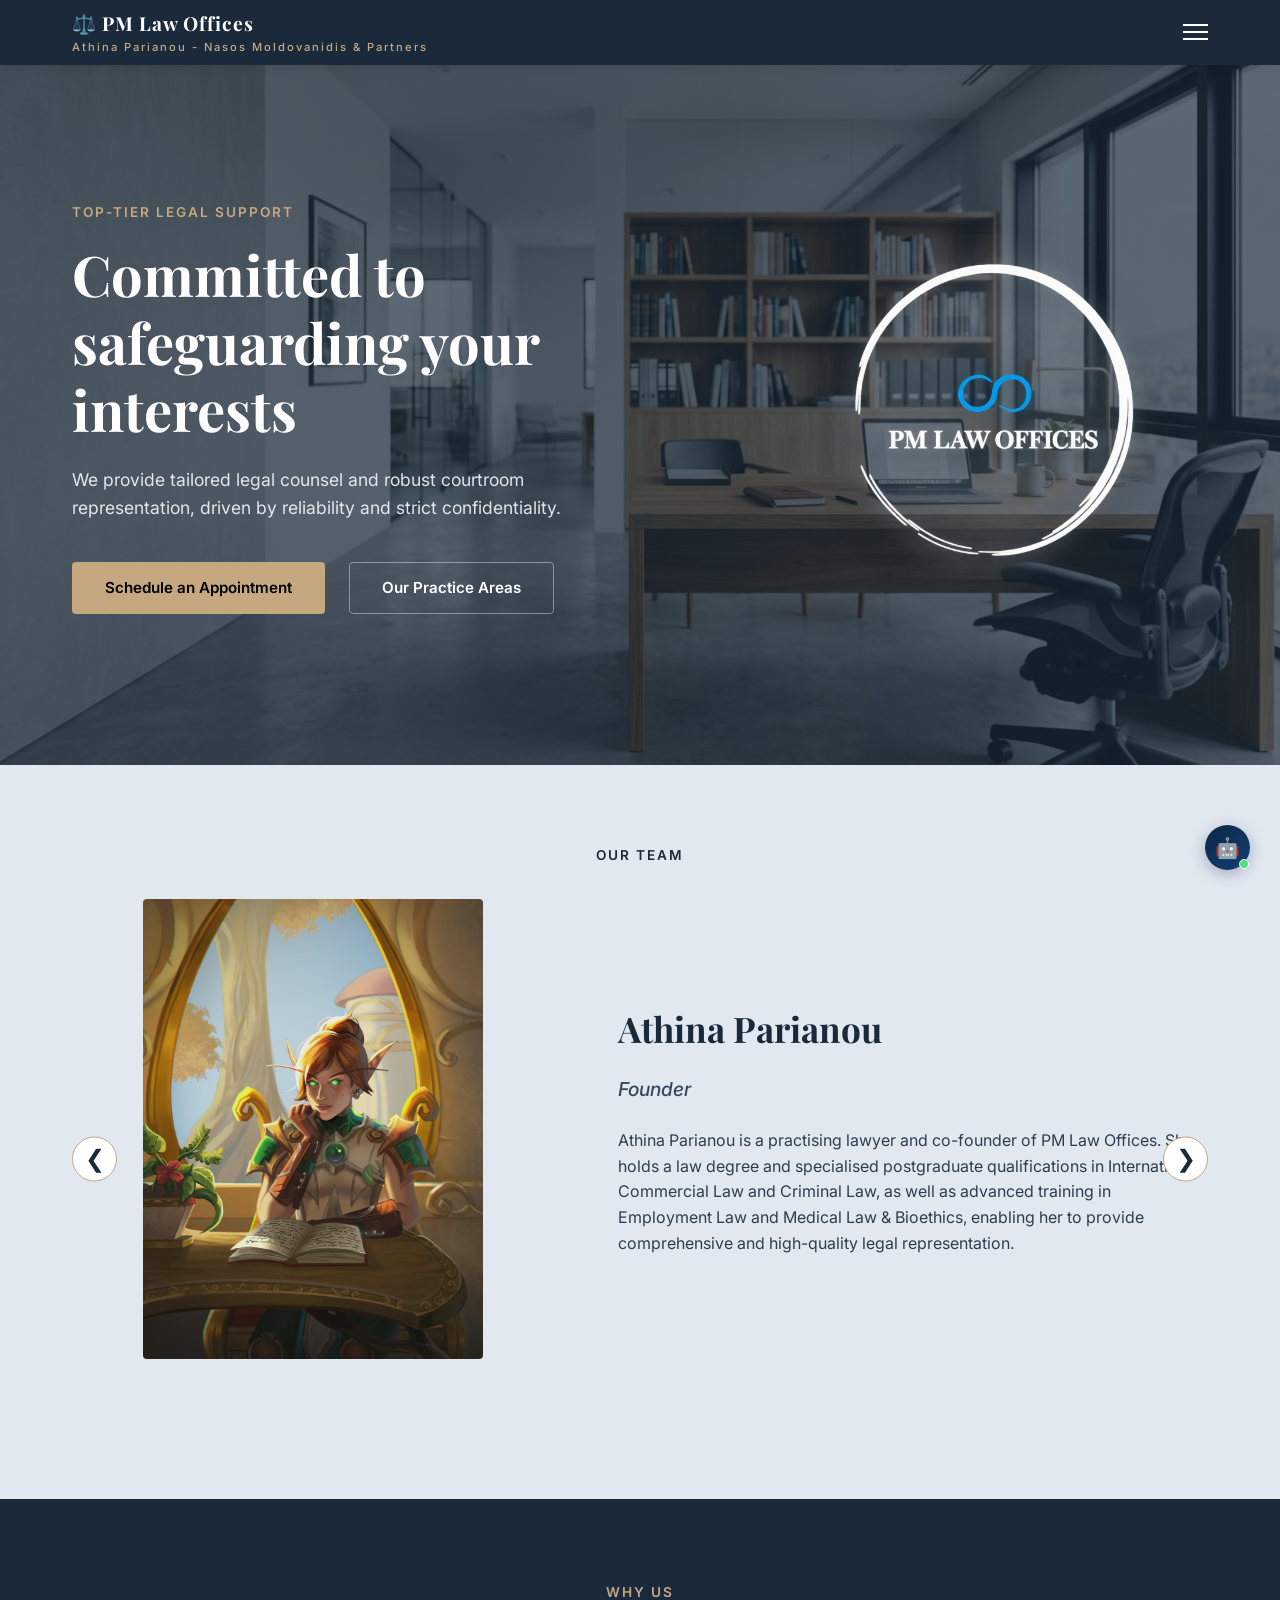
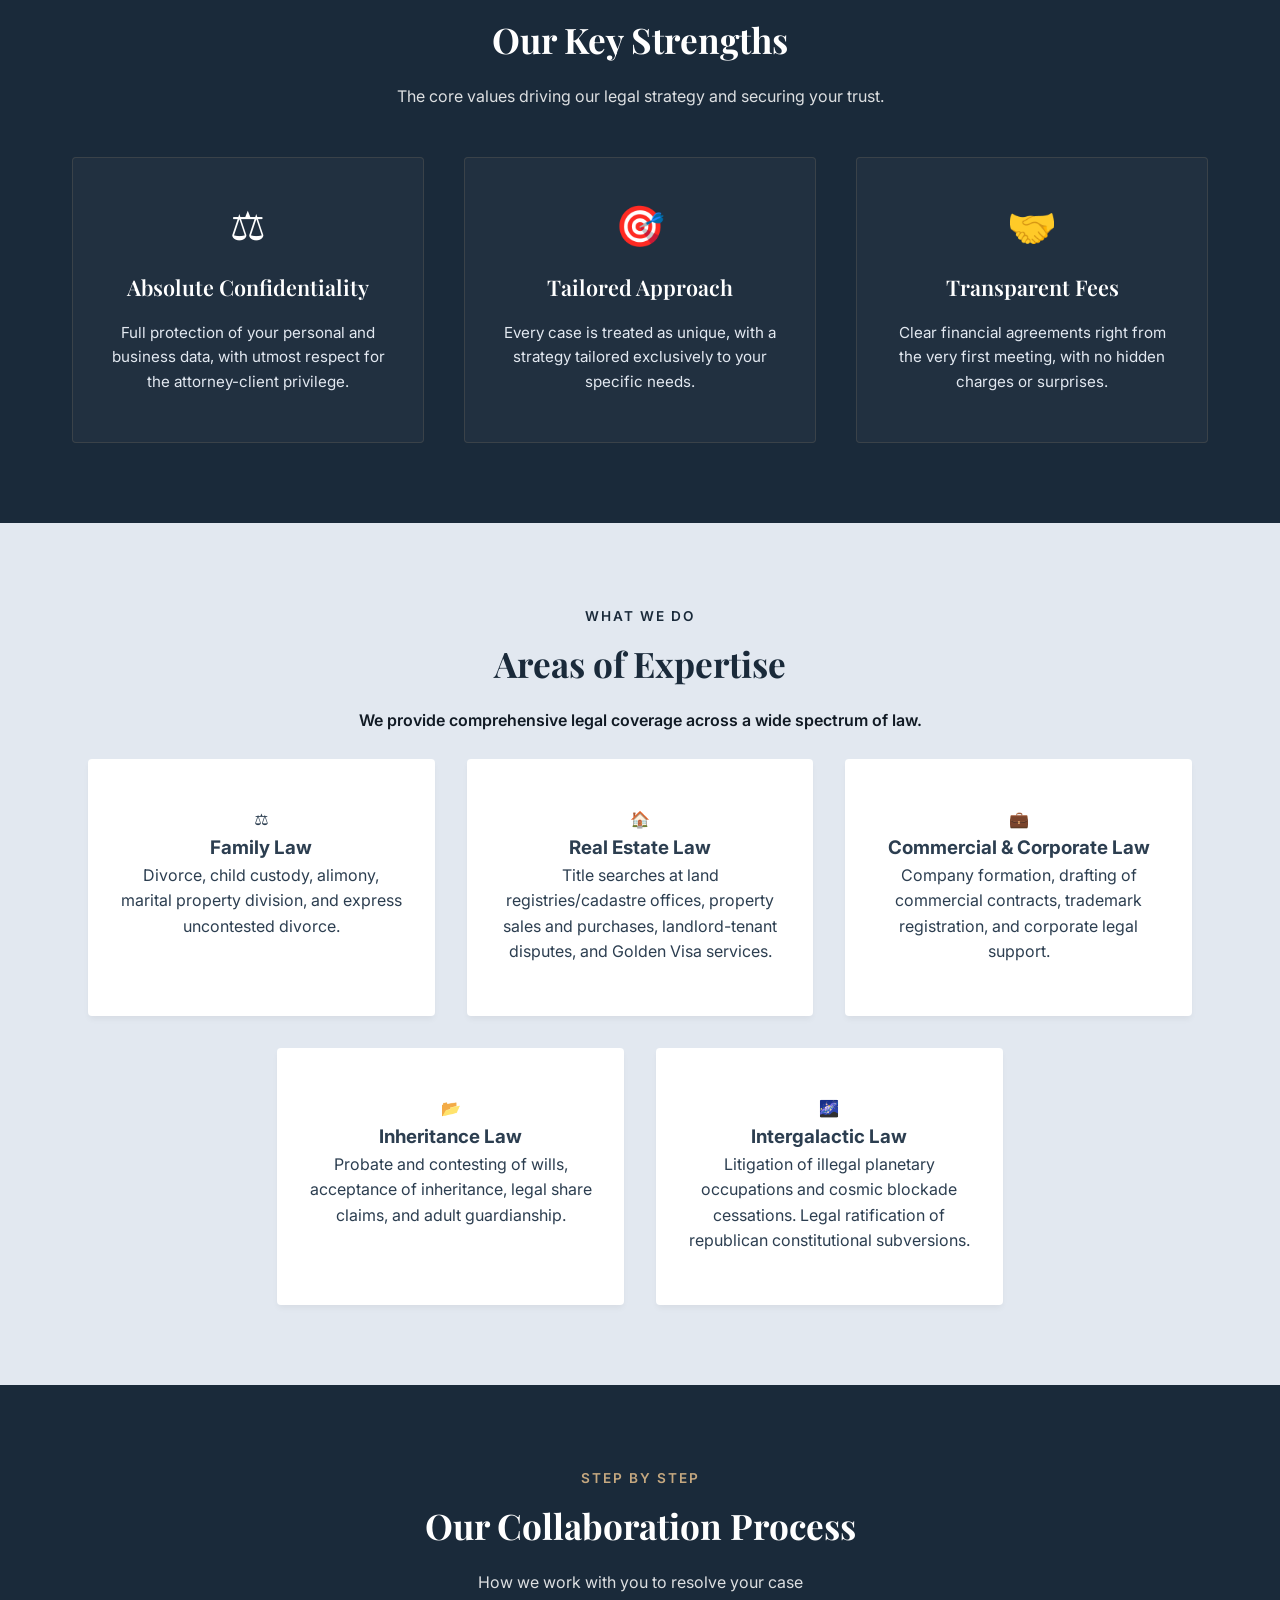
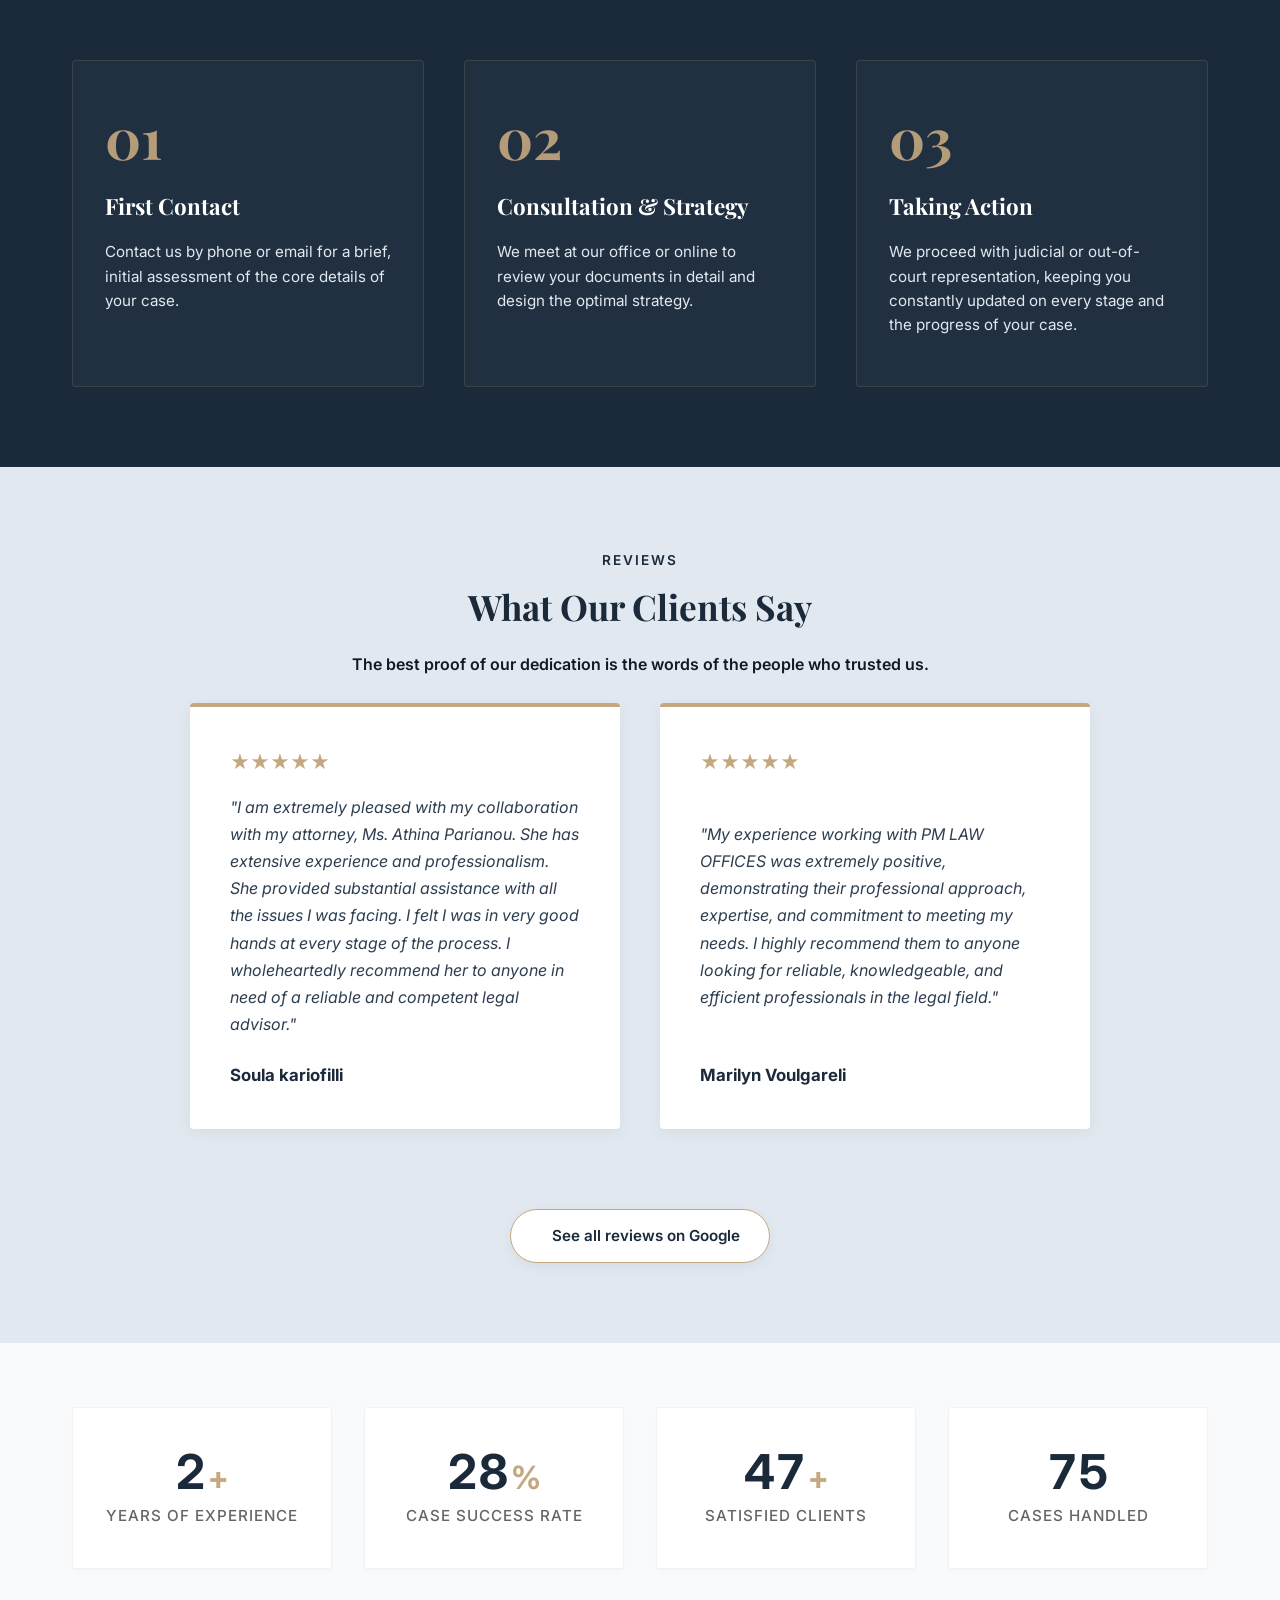
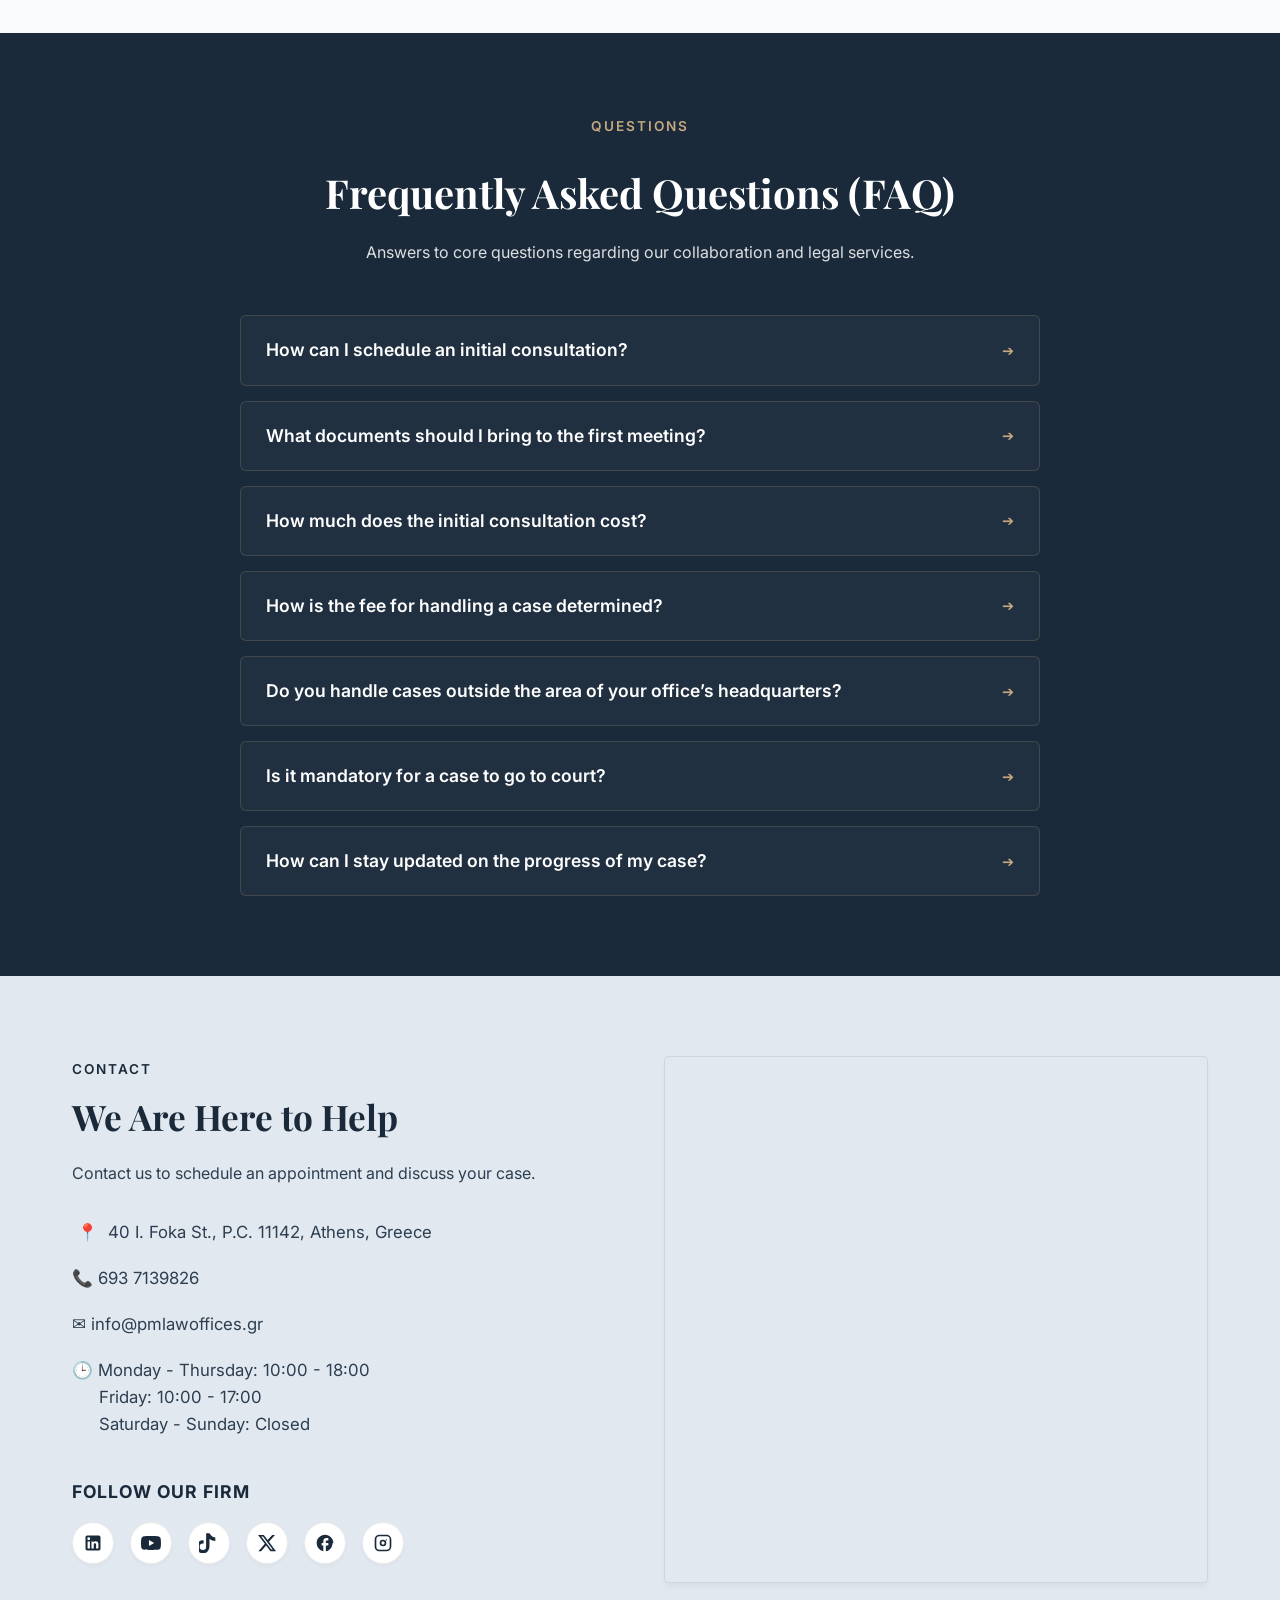
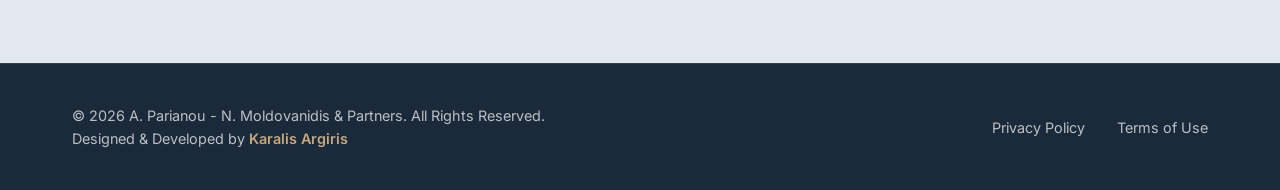
<file: index.html>
<!DOCTYPE html>
<html lang="el">
<head>
    <meta charset="UTF-8">
    <meta name="viewport" content="width=device-width, initial-scale=1.0">
    <title>Loading...</title>
    
    <script>
        (function() {
            // 1. Παίρνουμε τη γλώσσα του browser (π.χ. "el", "el-GR", "en-US", "en")
            const userLang = navigator.language || navigator.userLanguage; 
            
            // 2. Μετατρέπουμε σε πεζά και κρατάμε μόνο τα 2 πρώτα γράμματα
            const shortLang = userLang.toLowerCase().substring(0, 2);
            
            // 3. Κάνουμε το redirect
            if (shortLang === 'el') {
                window.location.href = './el/index.html';
            } else {
                window.location.href = './en/index.html';
            }
        })();
    </script>

    <!-- Fallback: Αν η JS είναι κλειστή, στείλε τον στο αγγλικό μετά από 2 δευτερόλεπτα -->
    <noscript>
        <meta http-serif="refresh" content="2;url=./en/index.html">
    </noscript>
</head>
<body>
    <!-- Μια clean minimal ένδειξη σε περίπτωση που αργήσει το redirect -->
    <div style="font-family: sans-serif; text-align: center; margin-top: 20%; color: #1a2a3a;">
        <p>Loading / Ανακατεύθυνση...</p>
    </div>
</body>
</html>
</file>
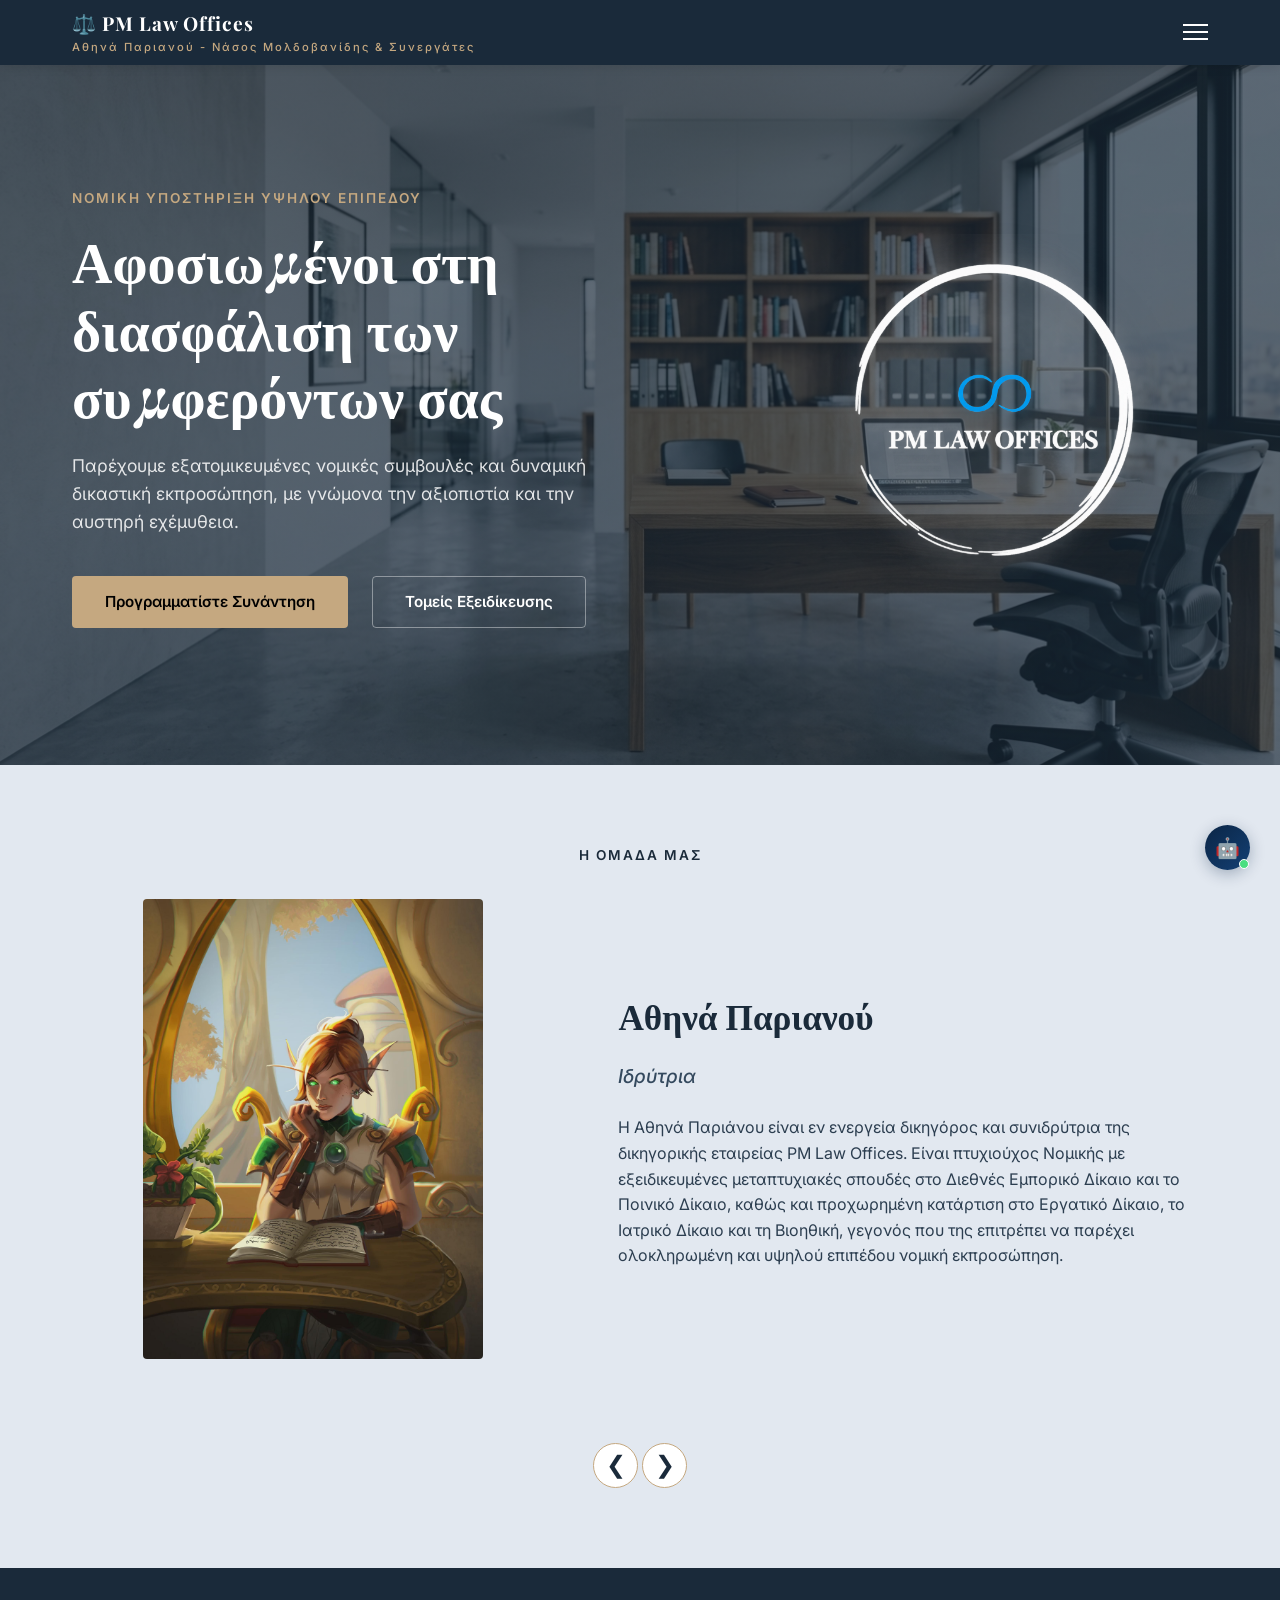
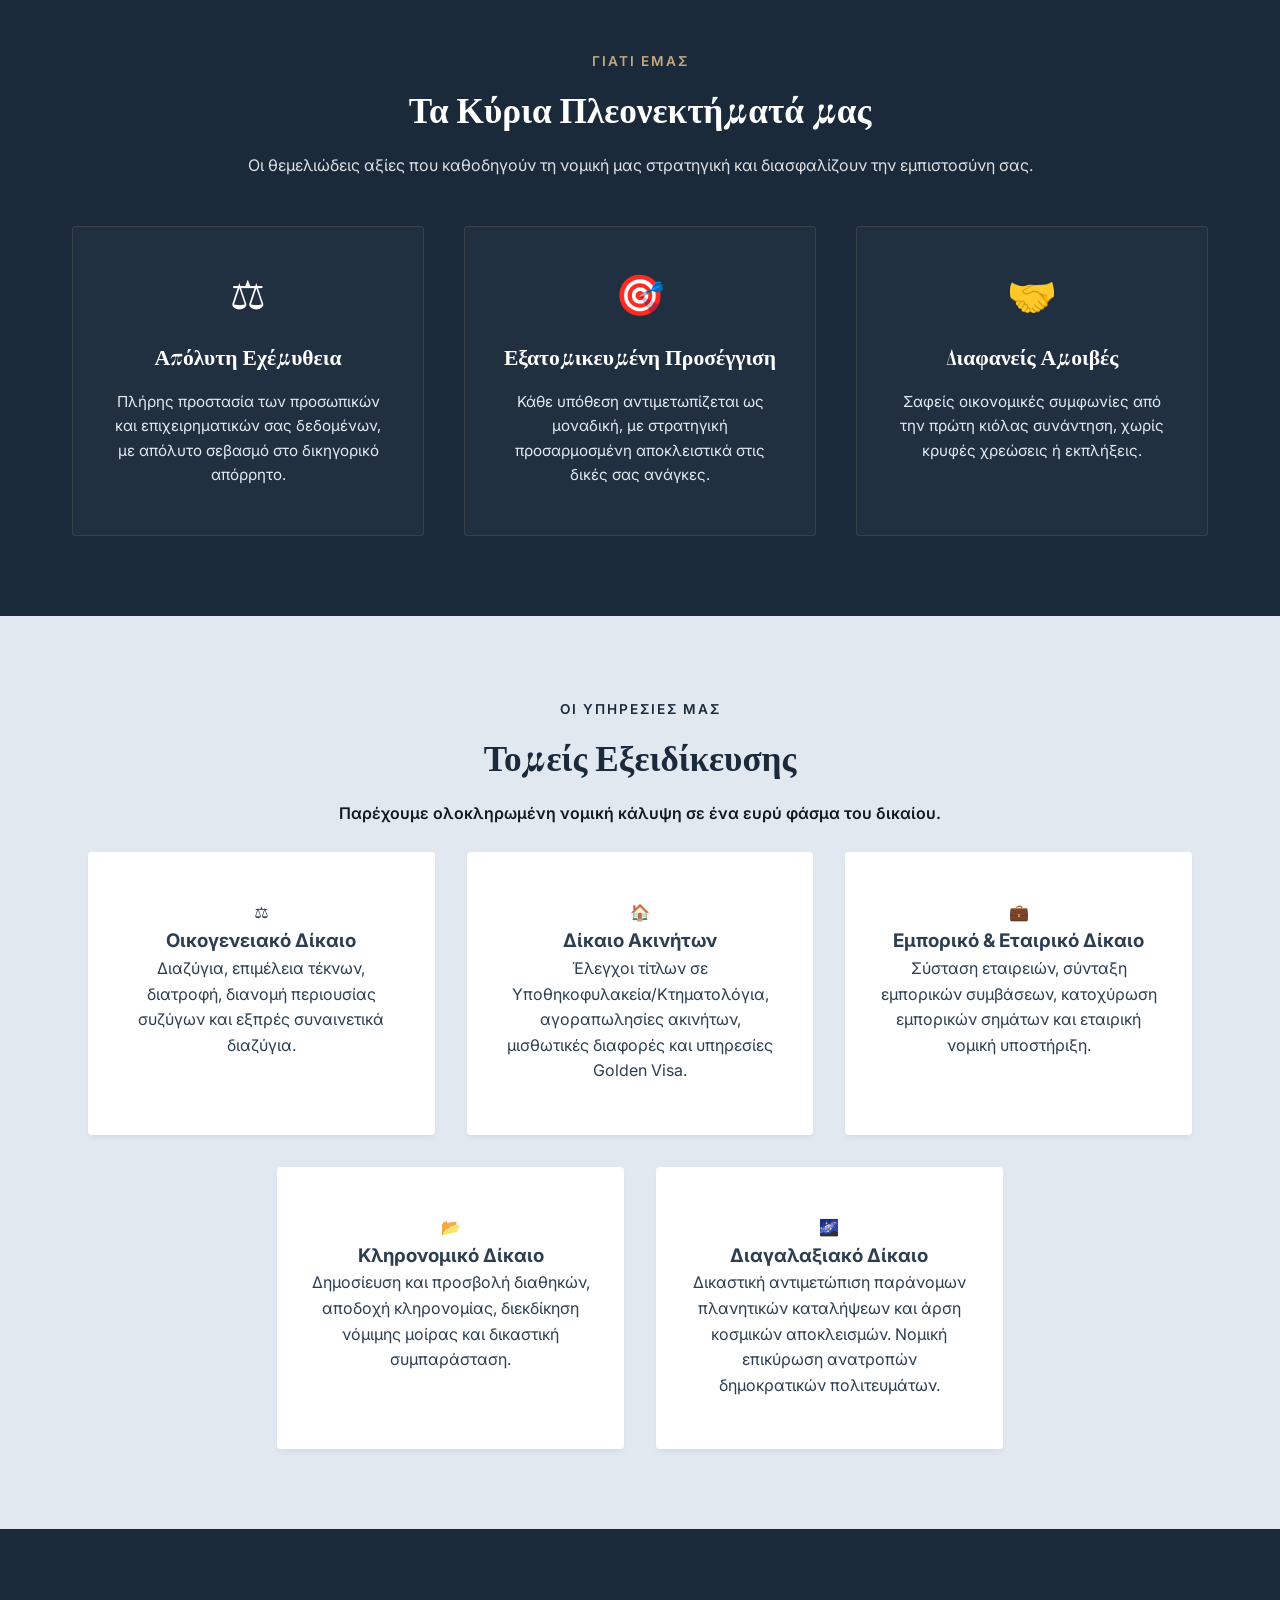
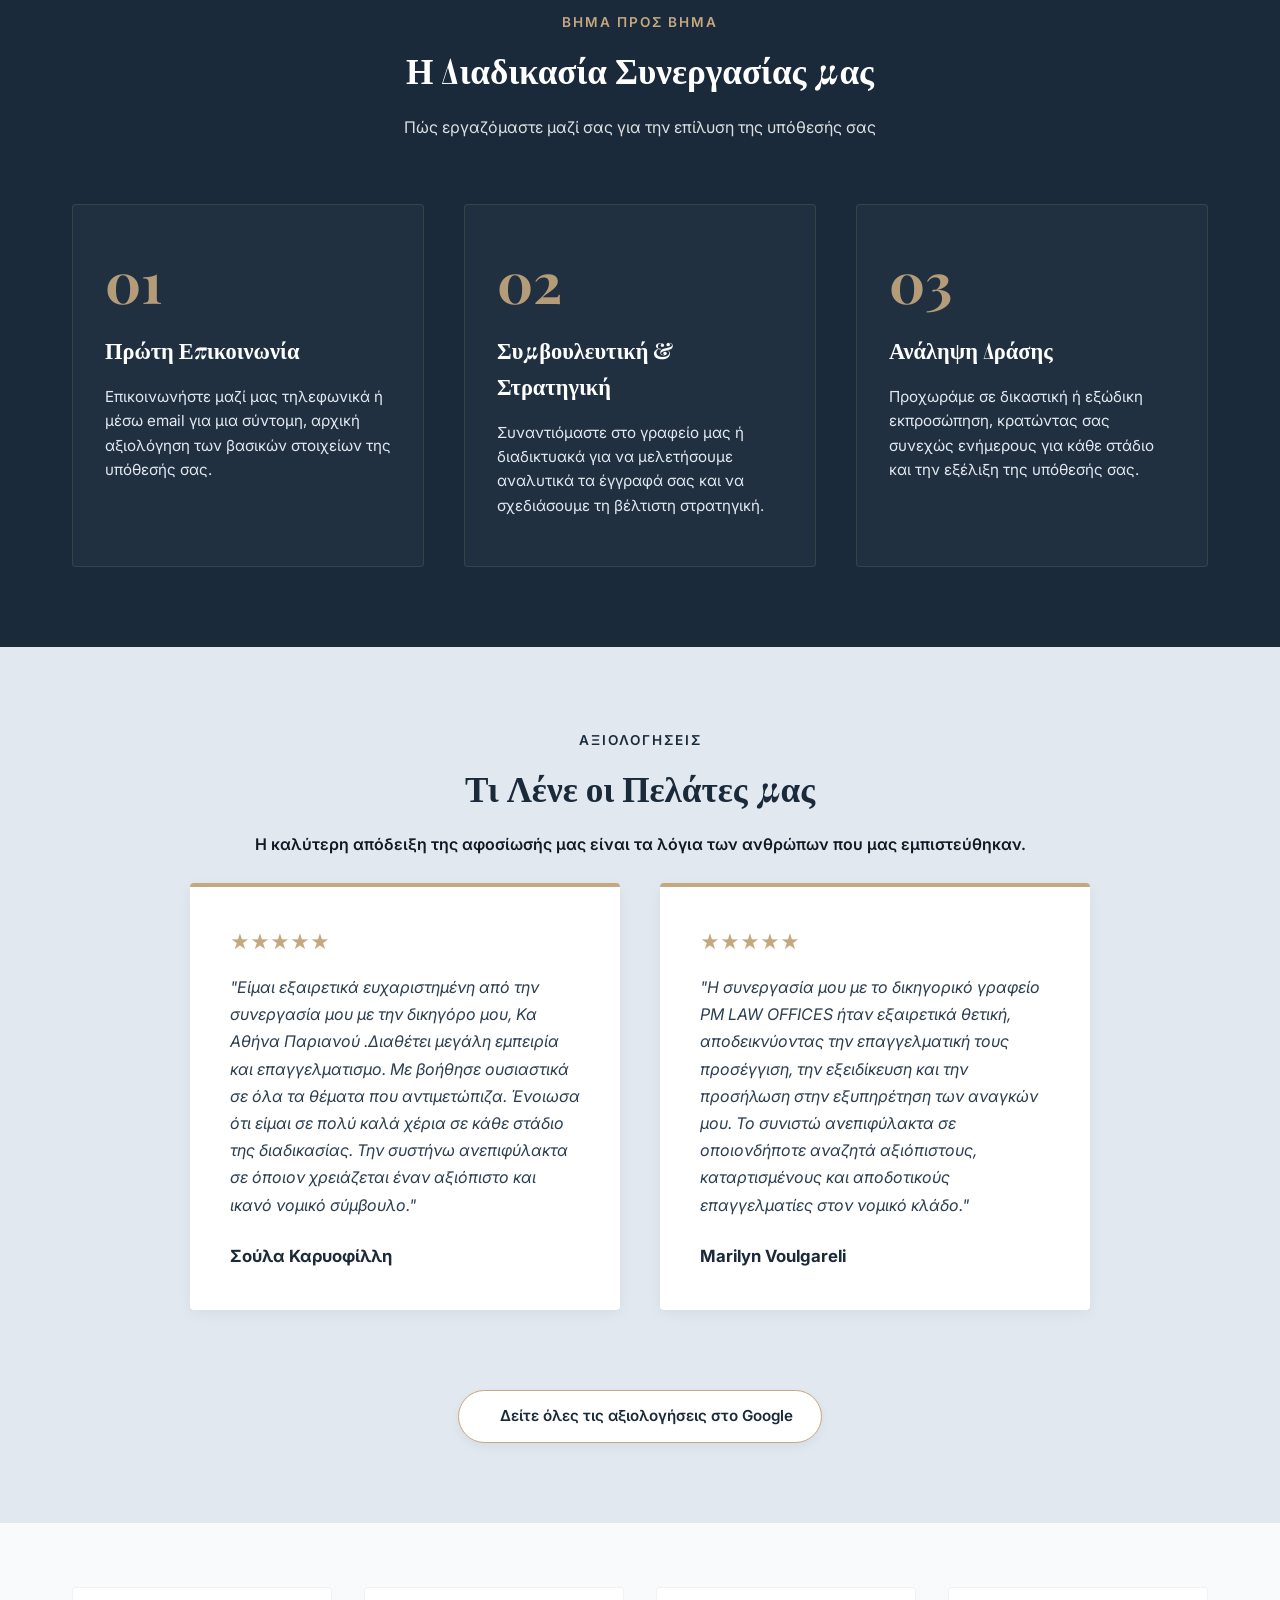
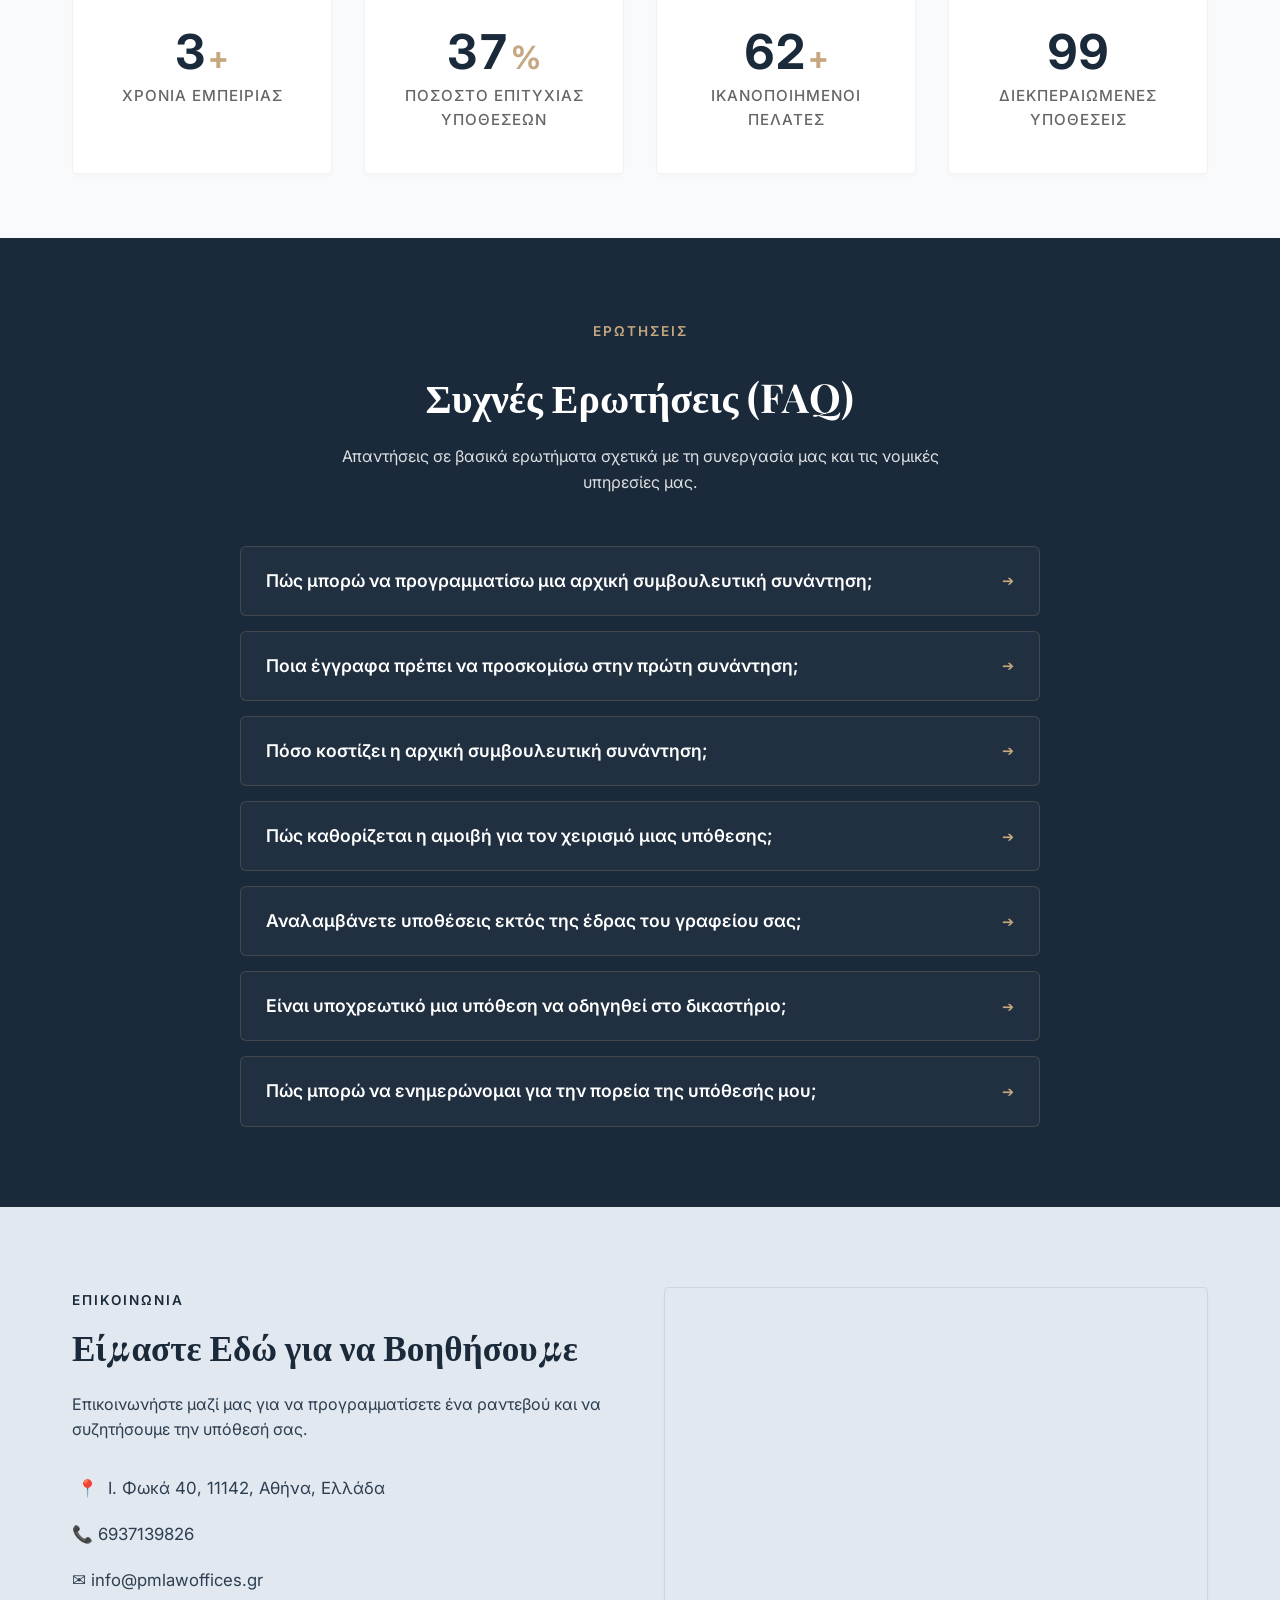
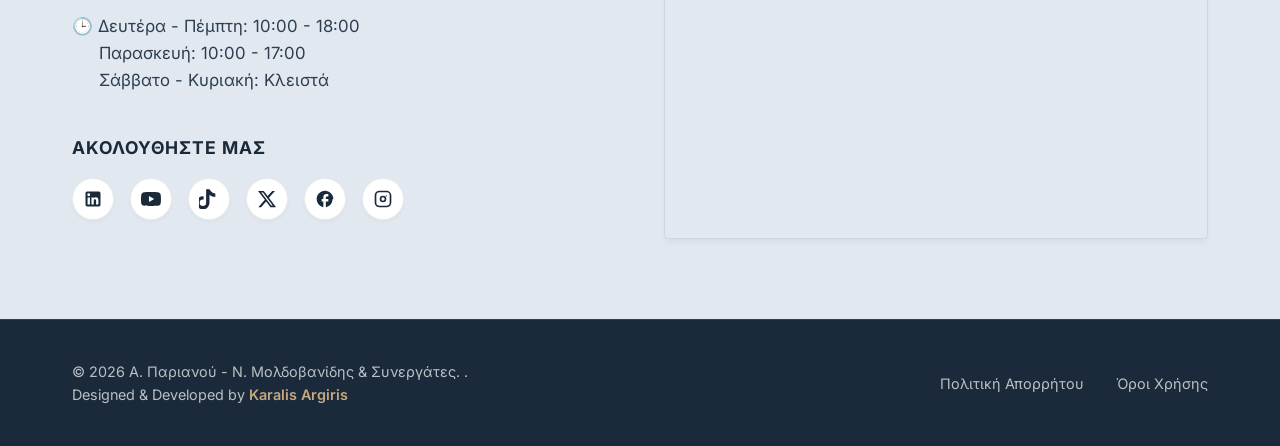
<file: el/index.html>
<!DOCTYPE html>
<html lang="el">
<head>
    <meta charset="UTF-8">
    <meta name="viewport" content="width=device-width, initial-scale=1.0">

    <!-- Primary SEO -->
    <title>PM Law Offices | Αθηνά Παριανού – Νάσος Μολδοβανίδης & Συνεργάτες</title>

    <meta name="description"
          content="PM Law Offices | Αθηνά Παριανού – Νάσος Μολδοβανίδης & Συνεργάτες. Παροχή εξειδικευμένων νομικών υπηρεσιών στην Αθήνα με συνέπεια, εμπιστευτικότητα και επαγγελματισμό.">

    <!--<meta name="robots" content="index, follow">-->
    <meta name="robots" content="noindex, nofollow, noarchive">
    <meta name="author" content="PM Law Offices | Αθηνά Παριανού – Νάσος Μολδοβανίδης & Συνεργάτες">

    <!-- Canonical URL -->
    <link rel="canonical" href="https://pmlawoffices.gr/el/">

    <!-- Language -->
    <meta http-equiv="content-language" content="el">

    <!-- Theme Color -->
    <meta name="theme-color" content="#ffffff">

    <!-- Google Fonts -->
    <link rel="preconnect" href="https://fonts.googleapis.com">
    <link rel="preconnect" href="https://fonts.gstatic.com" crossorigin>
    <link href="https://fonts.googleapis.com/css2?family=Inter:wght@400;500;600&family=Playfair+Display:ital,wght@0,600;0,700;1,400&display=swap" rel="stylesheet">

    <!-- Favicon -->
    <link rel="icon" type="image/x-icon" href="../images/balance.png">

    <!-- Open Graph -->
    <meta property="og:type" content="website">
    <meta property="og:title" content="PM Law Offices | Αθηνά Παριανού – Νάσος Μολδοβανίδης & Συνεργάτες">
    <meta property="og:description"
          content="Παροχή εξειδικευμένων νομικών υπηρεσιών στην Αθήνα με συνέπεια, εμπιστευτικότητα και επαγγελματισμό.">
    <meta property="og:url" content="https://pmlawoffices.gr/el/">
    <meta property="og:site_name" content="PM Law Offices">
    <meta property="og:locale" content="el_GR">

    <!-- Open Graph Image -->
    <meta property="og:image" content="https://pmlawoffices.gr/images/og-image.jpg">
    <meta property="og:image:alt"
          content="PM Law Offices | Αθηνά Παριανού – Νάσος Μολδοβανίδης & Συνεργάτες">

    <!-- Twitter / X -->
    <meta name="twitter:card" content="summary_large_image">
    <meta name="twitter:title"
          content="PM Law Offices | Αθηνά Παριανού – Νάσος Μολδοβανίδης & Συνεργάτες">
    <meta name="twitter:description"
          content="Παροχή εξειδικευμένων νομικών υπηρεσιών στην Αθήνα με συνέπεια, εμπιστευτικότητα και επαγγελματισμό.">
    <meta name="twitter:image"
          content="https://pmlawoffices.gr/images/og-image.jpg">

    <!-- Contact Information -->
    <meta name="contact" content="info@pmlawoffices.gr">
    <meta name="telephone" content="+30 693 713 9826">
    <meta name="address" content="Ι. Φωκά 40, Τ.Κ. 11142, Αθήνα, Ελλάδα">

    <!-- Structured Data -->
    <script type="application/ld+json">
    {
        "@context": "https://schema.org",
        "@type": "LegalService",
        "@id": "https://pmlawoffices.gr/el/#legalservice",
        "name": "PM Law Offices",
        "url": "https://pmlawoffices.gr/el/",
        "description": "Παροχή εξειδικευμένων νομικών υπηρεσιών στην Αθήνα με συνέπεια, εμπιστευτικότητα και επαγγελματισμό.",
        "inLanguage": "el-GR",
        "telephone": "+306937139826",
        "email": "info@pmlawoffices.gr",
        "address": {
            "@type": "PostalAddress",
            "streetAddress": "Ι. Φωκά 40",
            "postalCode": "11142",
            "addressLocality": "Αθήνα",
            "addressCountry": "GR"
        },
        "areaServed": {
            "@type": "City",
            "name": "Αθήνα"
        },
        "employee": [
            {
                "@type": "Person",
                "name": "Αθηνά Παριανού"
            },
            {
                "@type": "Person",
                "name": "Νάσος Μολδοβανίδης"
            }
        ]
    }
    </script>

    <link rel="stylesheet" href="../css/style.css">
</head>
<body>

    <!-- Header -->
    <header class="main-header">
        <div class="header-container">
            <a href="#" onclick="scrollToTop(); return false;" class="law-brand">
                <span class="brand-name">⚖️ PM Law Offices</span>
                <small class="brand-sub">Αθηνά Παριανού - Νάσος Μολδοβανίδης & Συνεργάτες</small>
            </a>
            
            <button class="menu-toggle" aria-label="Άνοιγμα Μενού" aria-expanded="false">
                <span class="bar"></span>
                <span class="bar"></span>
                <span class="bar"></span>
            </button>

            <nav class="main-nav">
                <ul>
                    <li><a href="#about" class="nav-link">Ομάδα</a></li>
                    <li><a href="#advantages" class="nav-link">Πλεονεκτήματα</a></li>
                    <li><a href="#services" class="nav-link">Υπηρεσίες</a></li>
                    <li><a href="#process" class="nav-link">Διαδικασία</a></li>
                    <li><a href="#testimonials" class="nav-link">Κριτικές</a></li>
                    <li><a href="#faq" class="nav-link">Ερωτήσεις</a></li>
                    <li><a href="#contact" class="nav-link btn-nav">Επικοινωνία</a></li>
                    <li class="lang-switcher">
                        <a href="../en/index.html" title="Switch to English">
                            <img src="../images/en-flag.png" alt="English Language" class="flag-icon">
                        </a>
                    </li>
                </ul>
            </nav>
        </div>
    </header>

    <main>
        <!-- Hero -->
        <section id="home" class="hero-section">
            <div class="hero-container">
                <div class="hero-content">
                    <span class="hero-tagline">Νομική Υποστήριξη Υψηλού Επιπέδου</span>
                    <h1>Αφοσιωμένοι στη διασφάλιση των συμφερόντων σας</h1>
                    <p>Παρέχουμε εξατομικευμένες νομικές συμβουλές και δυναμική δικαστική εκπροσώπηση, με γνώμονα την αξιοπιστία και την αυστηρή εχέμυθεια.</p>
                    <div class="hero-actions">
                        <a href="#contact" class="btn-primary">Προγραμματίστε Συνάντηση</a>
                        <a href="#services" class="btn-secondary">Τομείς Εξειδίκευσης</a>
                    </div>
                </div>

                <div class="hero-logo-wrapper">
                    <img src="../images/pmlawoffices_logo.png" alt="Law Firm Logo" class="hero-logo-img">
                </div>                
            </div>
        </section>

        <!-- About -->
        <section id="about" class="about-section">
            <div class="container">
                <span class="section-badge text-center" style="display:block;">Η Ομάδα μας</span>
                
                <div class="about-slider-container">
                    
                    <div class="about-slides-wrapper">
                        
                        <div class="about-slide active">
                            <div class="about-grid">
                                <div class="about-image-wrapper">
                                    <img class="lawyer-photo" src="../images/lawyer1.jpeg" alt="Athina Parianou Portrait">
                                </div>
                                <div class="about-content">
                                    <h2>Αθηνά Παριανού</h2>
                                    <p class="lead-text">Ιδρύτρια</p>
                                    <p>Η Αθηνά Παριάνου είναι εν ενεργεία δικηγόρος και συνιδρύτρια της δικηγορικής εταιρείας PM Law Offices. Είναι πτυχιούχος Νομικής 
                                        με εξειδικευμένες μεταπτυχιακές σπουδές στο Διεθνές Εμπορικό Δίκαιο και το Ποινικό Δίκαιο, καθώς και προχωρημένη κατάρτιση 
                                        στο Εργατικό Δίκαιο, το Ιατρικό Δίκαιο και τη Βιοηθική, γεγονός που της επιτρέπει να παρέχει ολοκληρωμένη και υψηλού επιπέδου 
                                        νομική εκπροσώπηση.</p>
                                </div>
                            </div>
                        </div>

                        <div class="about-slide">
                            <div class="about-grid">
                                <div class="about-image-wrapper">
                                    <img class="lawyer-photo" src="../images/lawyer2.jpeg" alt="Nasos Moldovanidis Portrait">
                                </div>
                                <div class="about-content">
                                    <h2>Νάσος Μολδοβανίδης</h2>
                                    <p class="lead-text">Συνιδρυτής</p>
                                    <p>Ο Νάσος Μολδοβανίδης είναι εν ενεργεία δικηγόρος και συνιδρυτής της δικηγορικής εταιρείας PM Law Offices. Είναι πτυχιούχος της Νομικής Σχολής 
                                        του Δημοκριτείου Πανεπιστημίου Θράκης και κάτοχος μεταπτυχιακού τίτλου σπουδών (MSc) στη Γεωπολιτική Ανάλυση και τις Σπουδές Διεθνούς 
                                        Ασφάλειας από το Εθνικό και Καποδιστριακό Πανεπιστήμιο Αθηνών. Εξειδικεύεται στους τομείς του Δικαίου Αλλοδαπών και Ασύλου, του Εταιρικού 
                                        Δικαίου, καθώς και του Αστικού και Ποινικού Δικαίου, συνδυάζοντας τη νομική εκπροσώπηση με μια ευρεία στρατηγική προσέγγιση.</p>
                                </div>
                            </div>
                        </div>
<!--
                        <div class="about-slide">
                            <div class="about-grid">
                                <div class="about-image-wrapper">
                                    <img class="lawyer-photo" src="../images/lawyer3.jpeg" alt="Aethelgard Starbane Portrait">
                                </div>
                                <div class="about-content">
                                    <h2>Aethelgard Starbane</h2>
                                    <p class="lead-text">Inheritance Law</p>
                                    <p>He specializes in Inheritance Law with over 15 years of courtroom experience. A graduate of Athens Law School, his expertise lies in 
                                        executing wills, liquidating legacy assets, and managing the legal aftermath of planetary-scale eliminations.</p>
                                </div>
                            </div>
                        </div>

                        <div class="about-slide">
                            <div class="about-grid">
                                <div class="about-image-wrapper">
                                    <img class="lawyer-photo" src="../images/lawyer4.jpeg" alt="Sylvanas Windrunner Portrait">
                                </div>
                                <div class="about-content">
                                    <h2>Sylvanas Windrunner</h2>
                                    <p class="lead-text">Criminal Law</p>
                                    <p>She specializes in Criminal Law, with over 1,500 years of experience spanning courtroom trials and legendary battlefields. She is a 
                                        distinguished graduate of Silvermoon Law School.</p>
                                </div>
                            </div>
                        </div>
-->
                    </div>

                    <div class="about-slider-controls">
                        <button class="slider-btn prev-btn" aria-label="Previous profile">&#10094;</button>
                        <button class="slider-btn next-btn" aria-label="Next profile">&#10095;</button>
                    </div>

                </div>
            </div>
        </section>

        <!-- Advantages -->
        <section id="advantages" class="advantages-section">
            <div class="container text-center">
                <span class="section-badge">Γιατί εμάς</span>
                <h2>Τα Κύρια Πλεονεκτήματά μας</h2>
                <p class="section-subtitle">Οι θεμελιώδεις αξίες που καθοδηγούν τη νομική μας στρατηγική και διασφαλίζουν την εμπιστοσύνη σας.</p>
                
                <div class="advantages-grid">
                    <div class="advantage-card">
                        <div class="advantage-icon">⚖️</div>
                        <h3>Απόλυτη Εχέμυθεια</h3>
                        <p>Πλήρης προστασία των προσωπικών και επιχειρηματικών σας δεδομένων, με απόλυτο σεβασμό στο δικηγορικό απόρρητο.</p>
                    </div>

                    <div class="advantage-card">
                        <div class="advantage-icon">🎯</div>
                        <h3>Εξατομικευμένη Προσέγγιση</h3>
                        <p>Κάθε υπόθεση αντιμετωπίζεται ως μοναδική, με στρατηγική προσαρμοσμένη αποκλειστικά στις δικές σας ανάγκες.</p>
                    </div>

                    <div class="advantage-card">
                        <div class="advantage-icon">🤝</div>
                        <h3>Διαφανείς Αμοιβές</h3>
                        <p>Σαφείς οικονομικές συμφωνίες από την πρώτη κιόλας συνάντηση, χωρίς κρυφές χρεώσεις ή εκπλήξεις.</p>
                    </div>
                </div>
            </div>
        </section>

        <!-- Services -->
        <section id="services" class="services-section">
            <div class="container text-center">
                <span class="section-badge">Οι Υπηρεσίες μας</span>
                <h2>Τομείς Εξειδίκευσης</h2>
                <p class="section-subtitle">Παρέχουμε ολοκληρωμένη νομική κάλυψη σε ένα ευρύ φάσμα του δικαίου.</p>
                <br>
                <div class="services-grid">
                    <div class="service-card">
                        <div class="service-icon">⚖️</div>
                        <h3>Οικογενειακό Δίκαιο</h3>
                        <p>Διαζύγια, επιμέλεια τέκνων, διατροφή, διανομή περιουσίας συζύγων και εξπρές συναινετικά διαζύγια.</p>
                    </div>

                    <div class="service-card">
                        <div class="service-icon">🏠</div>
                        <h3>Δίκαιο Ακινήτων</h3>
                        <p>Έλεγχοι τίτλων σε Υποθηκοφυλακεία/Κτηματολόγια, αγοραπωλησίες ακινήτων, μισθωτικές διαφορές και υπηρεσίες Golden Visa.</p>
                    </div>

                    <div class="service-card">
                        <div class="service-icon">💼</div>
                        <h3>Εμπορικό & Εταιρικό Δίκαιο</h3>
                        <p>Σύσταση εταιρειών, σύνταξη εμπορικών συμβάσεων, κατοχύρωση εμπορικών σημάτων και εταιρική νομική υποστήριξη.</p>
                    </div>

                    <div class="service-card">
                        <div class="service-icon">📂</div>
                        <h3>Κληρονομικό Δίκαιο</h3>
                        <p>Δημοσίευση και προσβολή διαθηκών, αποδοχή κληρονομίας, διεκδίκηση νόμιμης μοίρας και δικαστική συμπαράσταση.</p>
                    </div>

                    <div class="service-card">
                        <div class="service-icon">🌌</div>
                        <h3>Διαγαλαξιακό Δίκαιο</h3>
                        <p>Δικαστική αντιμετώπιση παράνομων πλανητικών καταλήψεων και άρση κοσμικών αποκλεισμών. Νομική επικύρωση ανατροπών δημοκρατικών πολιτευμάτων.</p>
                    </div>
                </div>
            </div>
        </section>

        <!-- Process -->
        <section id="process" class="process-section">
            <div class="container">
                <div class="text-center" style="margin-bottom: 4rem;">
                    <span class="section-badge">Βήμα προς Βήμα</span>
                    <h2>Η Διαδικασία Συνεργασίας μας</h2>
                    <p class="section-subtitle">Πώς εργαζόμαστε μαζί σας για την επίλυση της υπόθεσής σας</p>
                </div>

                <div class="process-grid">
                    <div class="process-card">
                        <div class="process-number">01</div>
                        <h3>Πρώτη Επικοινωνία</h3>
                        <p>Επικοινωνήστε μαζί μας τηλεφωνικά ή μέσω email για μια σύντομη, αρχική αξιολόγηση των βασικών στοιχείων της υπόθεσής σας.</p>
                    </div>

                    <div class="process-card">
                        <div class="process-number">02</div>
                        <h3>Συμβουλευτική & Στρατηγική</h3>
                        <p>Συναντιόμαστε στο γραφείο μας ή διαδικτυακά για να μελετήσουμε αναλυτικά τα έγγραφά σας και να σχεδιάσουμε τη βέλτιστη στρατηγική.</p>
                    </div>

                    <div class="process-card">
                        <div class="process-number">03</div>
                        <h3>Ανάληψη Δράσης</h3>
                        <p>Προχωράμε σε δικαστική ή εξώδικη εκπροσώπηση, κρατώντας σας συνεχώς ενήμερους για κάθε στάδιο και την εξέλιξη της υπόθεσής σας.</p>
                    </div>
                </div>
            </div>
        </section>

        <!-- Reviews -->
        <section id="testimonials" class="testimonials-section">
            <div class="container">
                <div class="text-center">
                    <span class="section-badge">Αξιολογήσεις</span>
                    <h2>Τι Λένε οι Πελάτες μας</h2>
                    <p class="section-subtitle">Η καλύτερη απόδειξη της αφοσίωσής μας είναι τα λόγια των ανθρώπων που μας εμπιστεύθηκαν.</p>
                </div>
                <br>
                <div class="testimonials-grid">
                    <div class="testimonial-card">
                        <div class="testimonial-stars">★★★★★</div>
                        <p class="testimonial-text">"Είμαι εξαιρετικά ευχαριστημένη από την συνεργασία μου με την δικηγόρο μου, Κα Αθήνα Παριανού .Διαθέτει μεγάλη εμπειρία και επαγγελματισμο.
                            Με βοήθησε ουσιαστικά σε όλα τα θέματα που αντιμετώπιζα. Ένοιωσα ότι είμαι σε πολύ καλά χέρια σε κάθε στάδιο της διαδικασίας.
                            Την συστήνω ανεπιφύλακτα σε όποιον χρειάζεται έναν αξιόπιστο και ικανό νομικό σύμβουλο."</p>
                        <div class="testimonial-author">
                            <strong>Σούλα Καρυοφίλλη</strong>
                            <!--<span></span>-->
                        </div>
                    </div>

                    <div class="testimonial-card">
                        <div class="testimonial-stars">★★★★★</div>
                        <p class="testimonial-text">"Η συνεργασία μου με το δικηγορικό γραφείο PM LAW OFFICES ήταν εξαιρετικά θετική, αποδεικνύοντας την επαγγελματική τους προσέγγιση, 
                            την εξειδίκευση και την προσήλωση στην εξυπηρέτηση των αναγκών μου. Το συνιστώ ανεπιφύλακτα σε οποιονδήποτε αναζητά αξιόπιστους, καταρτισμένους και αποδοτικούς 
                            επαγγελματίες στον νομικό κλάδο."</p>
                        <div class="testimonial-author">
                            <strong>Marilyn Voulgareli</strong>
                            <!--<span></span>-->
                        </div>
                    </div>

                    <div class="more-reviews-container">
                        <a href="https://www.google.com/search?sca_esv=0a4794ea2d25c4f2&sxsrf=APpeQns8JMrXFd_eJytKyhApnVNyH33ymw:1788617086039&q=pm+law+offices&si=APenkKm7iecQ4G6P-TsbSMFKIQtv3EFIqRAFw-i8uEbk55Z-_zAGKGX7RcvXYfzAfRnr52EaXmx40A5zjzpJoVktTYV-MdLw4aAQ68h872igqVnMQzj5Ci0%3D&uds=AJ5uw18ugXvqDbJNSvbGMdx0hJ41TK2Ea8Ju8xHcudMG8uY857R-i0vtMEcFlUaj8d2YgO9rh-JvAN1-KDPdq-NkWPNl--kig3ArJ2GzQ-j5XOhh8QOXXBE&sa=X&ved=2ahUKEwjLuLXwzdeWAxVFRv4FHU2ZERgQ3PALegQIMBAF&biw=1920&bih=937&dpr=1" target="_blank" rel="noopener noreferrer" class="google-reviews-btn">
                            <i class="fa-brands fa-google"></i>
                            <span>Δείτε όλες τις αξιολογήσεις στο Google</span>
                        </a>
                    </div>                    
                </div>
            </div>
        </section>

        <!-- Stats -->
        <div class="stats-counter-section">
            <div class="container">
                <div class="stats-counter-container">
                    <div class="stat-card">
                        <div class="stat-number" data-target="8">0</div>
                        <div class="stat-label">Χρόνια Εμπειρίας</div>
                    </div>
                    <div class="stat-card">
                        <div class="stat-number" data-target="90">0</div>
                        <div class="stat-label">Ποσοστό επιτυχίας υποθέσεων</div>
                    </div>
                    <div class="stat-card">
                        <div class="stat-number" data-target="150">0</div>
                        <div class="stat-label">Ικανοποιημένοι Πελάτες</div>
                    </div>
                    <div class="stat-card">
                        <div class="stat-number" data-target="240">0</div>
                        <div class="stat-label">Διεκπεραιωμένες Υποθέσεις</div>
                    </div>
                </div>
            </div>
        </div>

        <!-- FAQ -->
         <section id="faq" class="faq-section">
            <div class="container">
                <div class="faq-header">
                    <span class="section-badge">Ερωτήσεις</span>
                    <h2>Συχνές Ερωτήσεις (FAQ)</h2>
                    <p class="section-subtitle">Απαντήσεις σε βασικά ερωτήματα σχετικά με τη συνεργασία μας και τις νομικές υπηρεσίες μας.</p>
                </div>

                <div class="faq-grid">
                    <details class="faq-item" name="faq">
                        <summary class="faq-question">Πώς μπορώ να προγραμματίσω μια αρχική συμβουλευτική συνάντηση;</summary>
                        <div class="faq-answer">
                            <p>Μπορείτε να επικοινωνήσετε μαζί μας τηλεφωνικά ή μέσω email για να κανονίσουμε ένα ραντεβού στο γραφείο μας ή μέσω τηλεδιάσκεψης (Zoom/Teams), 
                                ανάλογα με τι σας εξυπηρετεί καλύτερα.</p>
                        </div>
                    </details>

                    <details class="faq-item" name="faq">
                        <summary class="faq-question">Ποια έγγραφα πρέπει να προσκομίσω στην πρώτη συνάντηση;</summary>
                        <div class="faq-answer">
                            <p>Για την καλύτερη και ταχύτερη εξυπηρέτησή σας, είναι χρήσιμο να έχετε μαζί σας την αστυνομική σας ταυτότητα, το ΑΦΜ σας, καθώς και τυχόν έγγραφα 
                                που σχετίζονται άμεσα με την υπόθεσή σας (π.χ. συμβάσεις, δικαστικές αποφάσεις, εξώδικα, αλληλογραφία ή δημόσια έγγραφα).</p>
                        </div>
                    </details>

                    <details class="faq-item" name="faq">
                        <summary class="faq-question">Πόσο κοστίζει η αρχική συμβουλευτική συνάντηση;</summary>
                        <div class="faq-answer">
                            <p>Η αμοιβή για την αρχική συμβουλευτική συνάντηση εξαρτάται από την πολυπλοκότητα της υπόθεσης. Σε κάθε περίπτωση, κατά την πρώτη μας επικοινωνία, 
                                θα ενημερωθείτε πλήρως και με διαφάνεια για το κόστος της συμβουλής ή της μελέτης του φακέλου, χωρίς κρυφές χρεώσεις.</p>
                        </div>
                    </details>

                    <details class="faq-item" name="faq">
                        <summary class="faq-question">Πώς καθορίζεται η αμοιβή για τον χειρισμό μιας υπόθεσης;</summary>
                        <div class="faq-answer">
                            <p>Η αμοιβή εξαρτάται από την πολυπλοκότητα, τη φύση της υπόθεσης και τον απαιτούμενο χρόνο εργασίας. Στο γραφείο μας ακολουθούμε πολιτική απόλυτης 
                                διαφάνειας: ενημερώνεστε αναλυτικά για τα κόστη και τις εναλλακτικές επιλογές από την πρώτη κιόλας συνάντηση, πριν αναλάβουμε οποιαδήποτε ενέργεια.</p>
                        </div>
                    </details>

                    <details class="faq-item" name="faq">
                        <summary class="faq-question">Αναλαμβάνετε υποθέσεις εκτός της έδρας του γραφείου σας;</summary>
                        <div class="faq-answer">
                            <p>Ναι, το γραφείο μας διαθέτει ένα ευρύ δίκτυο συνεργατών σε όλη την Ελλάδα και μπορεί να αναλάβει και να διεκπεραιώσει υποθέσεις εκτός της κύριας έδρας 
                                μας, είτε πρόκειται για δικαστικές παραστάσεις είτε για εξώδικες ενέργειες.</p>
                        </div>
                    </details>

                    <details class="faq-item" name="faq">
                        <summary class="faq-question">Είναι υποχρεωτικό μια υπόθεση να οδηγηθεί στο δικαστήριο;</summary>
                        <div class="faq-answer">
                            <p>Όχι πάντα. Πρωταρχικός στόχος του γραφείου μας είναι η εξάντληση κάθε δυνατότητας εξώδικου συμβιβασμού ή διαμεσολάβησης, καθώς αυτό εξοικονομεί χρόνο και 
                                χρήμα για τον εντολέα. Προσφεύγουμε στη δικαστική οδό μόνο όταν αυτή αποτελεί τη μοναδική ή τη βέλτιστη λύση για τα συμφέροντά σας.</p>
                        </div>
                    </details>

                    <details class="faq-item" name="faq">
                        <summary class="faq-question">Πώς μπορώ να ενημερώνομαι για την πορεία της υπόθεσής μου;</summary>
                        <div class="faq-answer">
                            <p>Δέσμευσή μας είναι η τακτική και υπεύθυνη ενημέρωση των εντολέων μας. Για κάθε σημαντική εξέλιξη (κατάθεση δικογράφων, προσδιορισμός δικασίμου, 
                                έκδοση απόφασης), επικοινωνούμε άμεσα μαζί σας μέσω email ή τηλεφώνου. Μπορείτε επίσης να προγραμματίσετε μια κλήση ενημέρωσης με τον δικηγόρο που 
                                χειρίζεται τον φάκελό σας.</p>
                        </div>
                    </details>
                </div>
            </div>
        </section>

        <!-- Contact -->
        <section id="contact" class="contact-section">
            <div class="container">
                <div class="contact-grid">
                    <div class="contact-info">
                        <span class="section-badge">Επικοινωνία</span>
                        <h2>Είμαστε Εδώ για να Βοηθήσουμε</h2>
                        <p>Επικοινωνήστε μαζί μας για να προγραμματίσετε ένα ραντεβού και να συζητήσουμε την υπόθεσή σας.</p>
                        
                        <ul class="contact-list">
                            <li>&nbsp;📍&nbsp; <a href="https://maps.app.goo.gl/SPGbyvDxJka5Dy7k8" target="_blank" rel="noopener noreferrer">Ι. Φωκά 40, 11142, Αθήνα, Ελλάδα</a></li>
                            <li>📞 <a href="tel:+306937139826">6937139826</a></li>
                            <li>✉️ <a href="mailto:info@pmlawoffices.gr">info@pmlawoffices.gr</a></li>
                            <li>🕒 Δευτέρα - Πέμπτη: 10:00 - 18:00<br>
                            &emsp;&nbsp;&nbsp;Παρασκευή: 10:00 - 17:00<br>
                            &emsp;&nbsp;&nbsp;Σάββατο - Κυριακή: Κλειστά</li>
                            <li>
                                <div class="contact-socials">
                                    <h4>Ακολουθήστε μας</h4>
                                    <div class="social-icons">
                                        <a href="#" class="social-btn" aria-label="LinkedIn Profile">
                                            <svg viewBox="0 0 24 24" width="20" height="20" fill="currentColor">
                                                <path d="M19 3a2 2 0 0 1 2 2v14a2 2 0 0 1-2 2H5a2 2 0 0 1-2-2V5a2 2 0 0 1 2-2h14m-.5 15.5v-5.3a3.26 3.26 0 0 0-3.26-3.26c-.85 0-1.84.52-2.32 1.3v-1.11h-2.79v8.37h2.79v-4.93c0-.77.62-1.4 1.39-1.4a1.4 1.4 0 0 1 1.4 1.4v4.93h2.79M6.88 8.56a1.68 1.68 0 0 0 1.68-1.68c0-.93-.75-1.69-1.68-1.69a1.69 1.69 0 0 0-1.69 1.69c0 .93.76 1.68 1.69 1.68m1.39 9.94v-8.37H5.5v8.37h2.77z"/>
                                            </svg>
                                        </a>
                                        <a href="#" class="social-btn" aria-label="YouTube Channel">
                                            <svg viewBox="0 0 24 24" width="20" height="20" fill="currentColor">
                                                <path d="M23.498 6.163a3.003 3.003 0 0 0-2.11-2.11C19.517 3.545 12 3.545 12 3.545s-7.517 0-9.388.508a3.003 3.003 0 0 0-2.11 2.11C0 8.033 0 12 0 12s0 3.967.502 5.837a3.003 3.003 0 0 0 2.11 2.11c1.871.508 9.388.508 9.388.508s7.517 0 9.388-.508a3.003 3.003 0 0 0 2.11-2.11C24 15.967 24 12 24 12s0-3.967-.502-5.837zM9.545 15.568V8.432L15.818 12l-6.273 3.568z"/>
                                            </svg>
                                        </a>
                                        <a href="#" class="social-btn" aria-label="TikTok Profile">
                                            <svg viewBox="0 0 24 24" width="20" height="20" fill="currentColor">
                                                <path d="M12.525.229H8.552v16.32a3.854 3.854 0 0 1-3.852 3.852 3.855 3.855 0 0 1-3.852-3.852 3.854 3.854 0 0 1 3.854-3.852c.287 0 .56.033.824.093v-3.99a7.792 7.792 0 0 0-.824-.045 7.844 7.844 0 0 0-7.84 7.846 7.843 7.843 0 0 0 7.84 7.844 7.842 7.842 0 0 0 7.846-7.844V7.129a11.66 11.66 0 0 0 7.03 2.332V5.485a7.772 7.772 0 0 1-4.877-2.615 7.733 7.733 0 0 1-2.023-2.641z"/>
                                            </svg>
                                        </a>
                                        <a href="#" class="social-btn" aria-label="X Profile">
                                            <svg viewBox="0 0 24 24" width="20" height="20" fill="currentColor">
                                                <path d="M18.244 2.25h3.308l-7.227 8.26 8.502 11.24H16.17l-5.214-6.817L4.99 21.75H1.68l7.73-8.835L1.254 2.25H8.08l4.713 6.231zm-1.161 17.52h1.833L7.084 4.126H5.117z"/>
                                            </svg>
                                        </a>
                                        <a href="#" class="social-btn" aria-label="Facebook Page">
                                            <svg viewBox="0 0 24 24" width="20" height="20" fill="currentColor">
                                                <path d="M22 12c0-5.52-4.48-10-10-10S2 6.48 2 12c0 4.84 3.44 8.87 8 9.8V15H8v-3h2V9.5C10 7.57 11.57 6 13.5 6H16v3h-2c-.55 0-1 .45-1 1v2h3v3h-3v6.95c4.56-.93 8-4.96 8-9.8z"/>
                                            </svg>
                                        </a>
                                        <a href="#" class="social-btn" aria-label="Instagram Profile">
                                            <svg viewBox="0 0 24 24" width="20" height="20" fill="currentColor">
                                                <path d="M7.8 2h8.4C19.4 2 22 4.6 22 7.8v8.4a5.8 5.8 0 0 1-5.8 5.8H7.8C4.6 22 2 19.4 2 16.2V7.8A5.8 5.8 0 0 1 7.8 2m-.2 2A3.6 3.6 0 0 0 4 7.6v8.8A3.6 3.6 0 0 0 7.6 20h8.8a3.6 3.6 0 0 0 3.6-3.6V7.6A3.6 3.6 0 0 0 16.4 4H7.6m4.4 4a4 4 0 1 1 0 8 4 4 0 0 1 0-8m0 2a2 2 0 1 0 0 4 2 2 0 0 0 0-4m4-2.5a.75.75 0 1 1 0 1.5.75.75 0 0 1 0-1.5z"/>
                                            </svg>
                                        </a>
                                    </div>
                                </div>
                            </li>
                        </ul>
                    </div>
                    
                    <div class="contact-map-wrapper">
                        <iframe src="https://www.google.com/maps/embed?pb=!1m18!1m12!1m3!1d3834.601930996086!2d23.74312307639688!3d38.024195397752486!2m3!1f0!2f0!3f0!3m2!1i1024!2i768!4f13.1!3m3!1m2!1s0x14a1a28ea642cb33%3A0x28d6b350002e3547!2sI.%20Foka%2040%2C%20Athina%20111%2042!5e1!3m2!1sen!2sgr!4v1788603258790!5m2!1sen!2sgr" width="600" height="450" style="border:0;" allowfullscreen="" loading="lazy" referrerpolicy="strict-origin-when-cross-origin"></iframe>
                    </div>
                </div>
            </div>
        </section>
    </main>

    <!-- Footer -->
    <footer class="main-footer">
        <div class="container footer-container">
            <div class="footer-bottom">
                <p>&copy; <span id="current-year"></span> Α. Παριανού - Ν. Μολδοβανίδης &amp; Συνεργάτες. .</p>
                <p class="developer-credit">
                    Designed &amp; Developed by <a href="https://argiris-karalis.github.io/resume/index.html" target="_blank" rel="noopener">Karalis Argiris</a>
                </p>
            </div>
            <ul class="footer-links">
                <li><a href="privacy-policy.html">Πολιτική Απορρήτου</a></li>
                <li><a href="terms-of-use.html">Όροι Χρήσης</a></li>
            </ul>
        </div>
    </footer>

<!-- Back to top -->
<button id="backToTopBtn" onclick="scrollToTop()" aria-label="Back to Top">
    <span class="arrow-up">↑</span>
</button>

<!-- AI Chat -->
<div class="ai-chat-widget">
    <button class="ai-toggle-btn" onclick="toggleAiChat()" aria-label="Emergency Assistance">
        <span class="ai-icon">🤖</span>
        <span class="ai-pulse"></span>
    </button>

    <div class="ai-chat-window" id="aiChatWindow">
        <div class="ai-chat-header">
            <div class="ai-bot-profile">
                <div class="ai-avatar">⚖️</div>
                <div class="ai-info">
                    <h4>Νομικός Βοηθός</h4>
                    <p class="ai-status">Online • AI Bot</p>
                </div>
            </div>
            <button class="ai-close-btn" onclick="toggleAiChat()">&times;</button>
        </div>

        <div class="ai-chat-body" id="aiChatBody">

            <div class="ai-typing-indicator" id="aiTyping">
                <span></span><span></span><span></span>
            </div>
            
            <div class="ai-bubble" id="aiWelcomeMessage" style="display:none;">
                Χαίρετε! Είμαι ο ψηφιακός βοηθός του γραφείου.
                
                Για την καλύτερη εξυπηρέτησή σας, παρακαλώ επιλέξτε ένα από τα παρακάτω:
            </div>

            <div class="ai-routing-options" id="initialOptions" style="display:none;">
                <button class="route-btn" onclick="routeUser('new')">🆕 Επικοινωνώ για πρώτη φορά</button>
                <button class="route-btn" onclick="routeUser('existing')">💼 Είμαι ήδη πελάτης</button>
            </div>

            <div class="ai-bubble ai-reply-bubble" id="aiSecretaryMessage" style="display:none;">
                Καλώς ήρθατε στο γραφείο μας!
                
                Για νέους πελάτες, η αρχική επικοινωνία και ο προγραμματισμός ραντεβού πραγματοποιούνται από τη γραμματεία μας. Παρακαλώ επιλέξτε πώς επιθυμείτε να επικοινωνήσετε μαζί μας:
            </div>

            <div class="ai-bubble ai-reply-bubble" id="aiLawyerPromptMessage" style="display:none;">
                Χαιρόμαστε που επικοινωνείτε ξανά μαζί μας!
                
                Με ποιον από τους συνεργάτες μας θα θέλατε να συνδεθείτε;
            </div>

            <div class="lawyers-list" id="lawyersList" style="display:none;">
                <button class="lawyer-card" onclick="selectLawyer('Αθηνά Παριανού', '306938690595')">
                    <span class="lawyer-emoji">👨‍💼</span>
                    <div class="lawyer-details">
                        <span class="lawyer-name">Αθηνά Παριανού</span>
                        <span class="lawyer-specialty">Ιδρύτρια - Δικηγόρος</span>
                    </div>
                </button>

                <button class="lawyer-card" onclick="selectLawyer('Νάσος Μολδοβανίδης', '306977746618')">
                    <span class="lawyer-emoji">👩‍💼</span>
                    <div class="lawyer-details">
                        <span class="lawyer-name">Νάσος Μολδοβανίδης</span>
                        <span class="lawyer-specialty">Συνιδρυτής - Δικηγόρος</span>
                    </div>
                </button>
<!--
                <button class="lawyer-card" onclick="selectLawyer('Aethelgard Starbane', '306911111111')">
                    <span class="lawyer-emoji">👨‍💼</span>
                    <div class="lawyer-details">
                        <span class="lawyer-name">Aethelgard Starbane</span>
                        <span class="lawyer-specialty">Inheritance Law</span>
                    </div>
                </button>

                <button class="lawyer-card" onclick="selectLawyer('Sylvanas Windrunner', '306922222222')">
                    <span class="lawyer-emoji">👩‍💼</span>
                    <div class="lawyer-details">
                        <span class="lawyer-name">Sylvanas Windrunner</span>
                        <span class="lawyer-specialty">Criminal Law</span>
                    </div>
                </button>                
            </div>
-->
            <div class="ai-bubble ai-reply-bubble" id="aiSelectionMessage" style="display:none;">
                Υπέροχα! Θα σας συνδέσω με... <strong id="selectedLawyerName">...</strong>. 
                
                Πώς θα θέλατε να ξεκινήσετε τη συνομιλία σας;
            </div>
        </div>

        <div class="ai-chat-footer" id="aiFooter" style="display:none;">
            <div class="ai-action-buttons">
                <a href="#" id="viberLink" class="ai-btn ai-viber">
                    <span class="btn-emoji">💜</span> Viber
                </a>
                <a href="#" id="callLink" class="ai-btn ai-call">
                    <span class="btn-emoji">📞</span> Τηλέφωνο
                </a>
            </div>
        </div>
    </div>
</div>

    <script src="../script/script.js"></script>
</body>
</html>
</file>
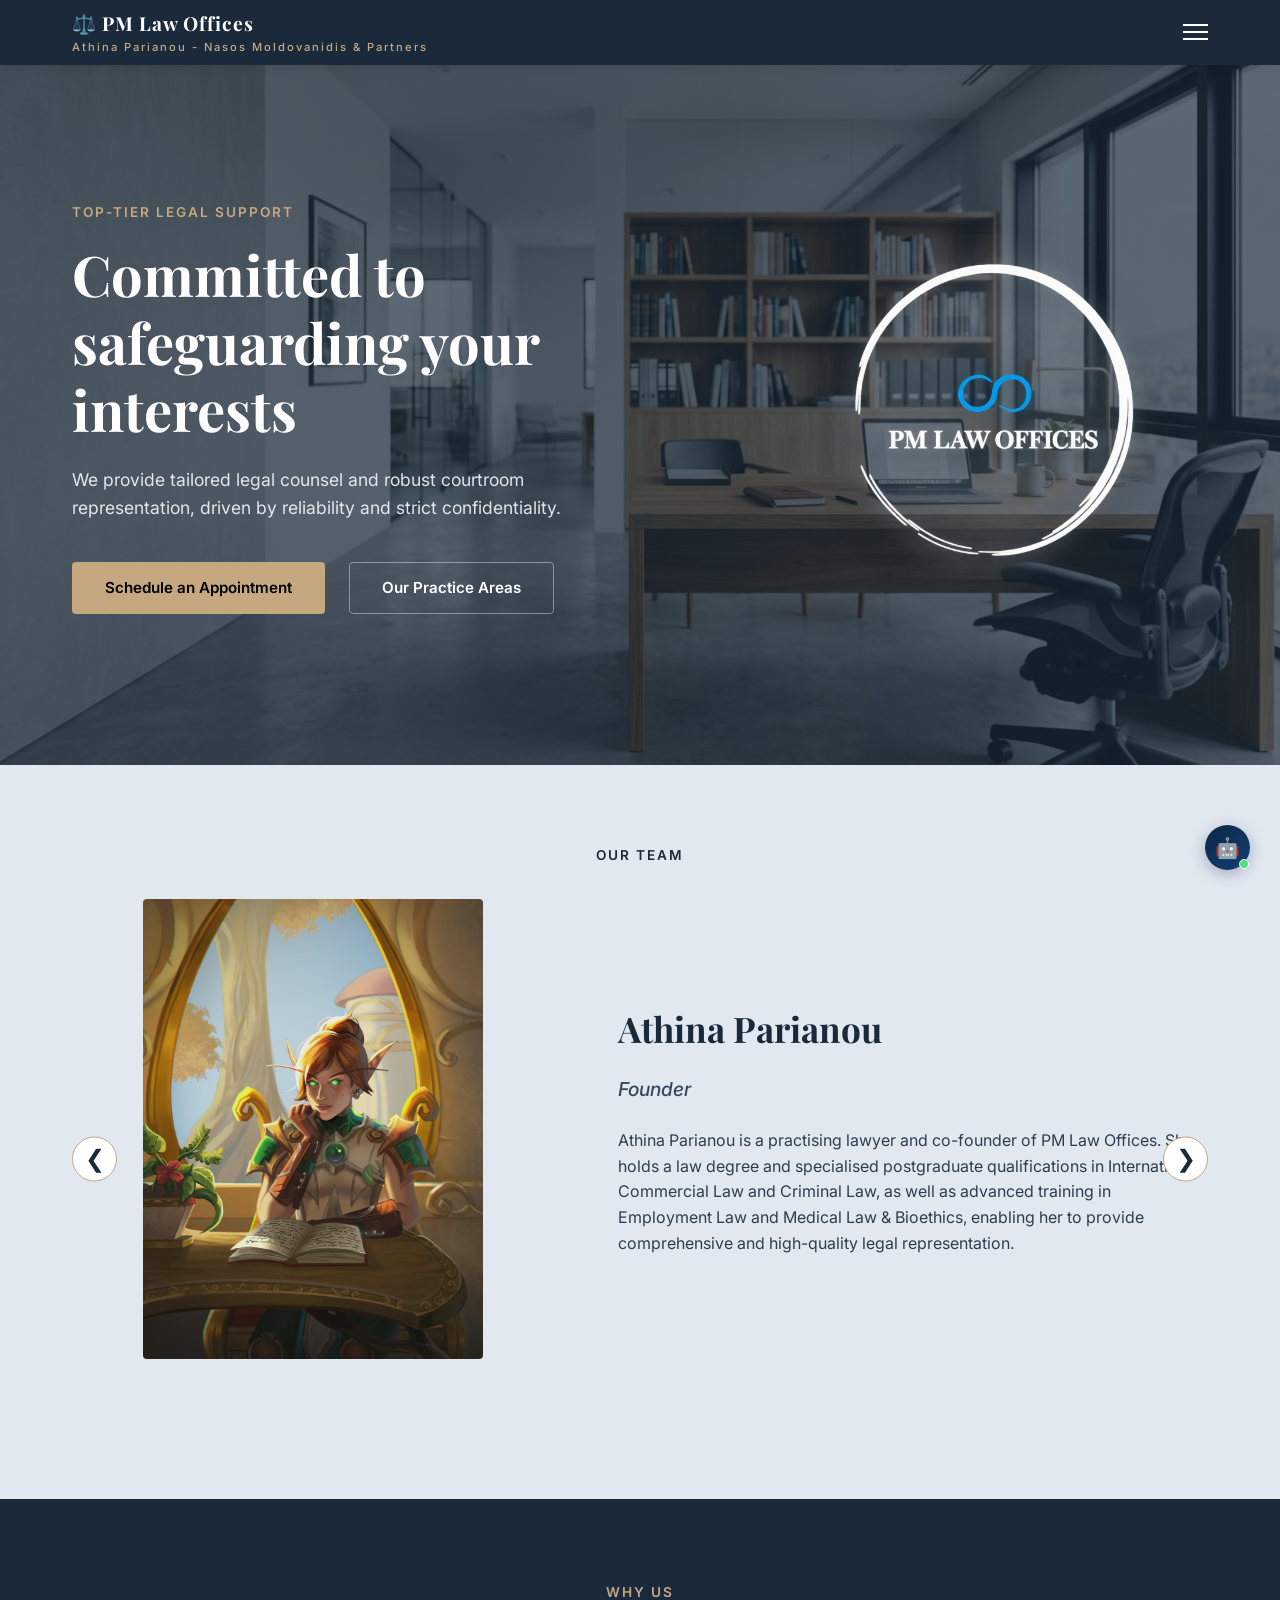
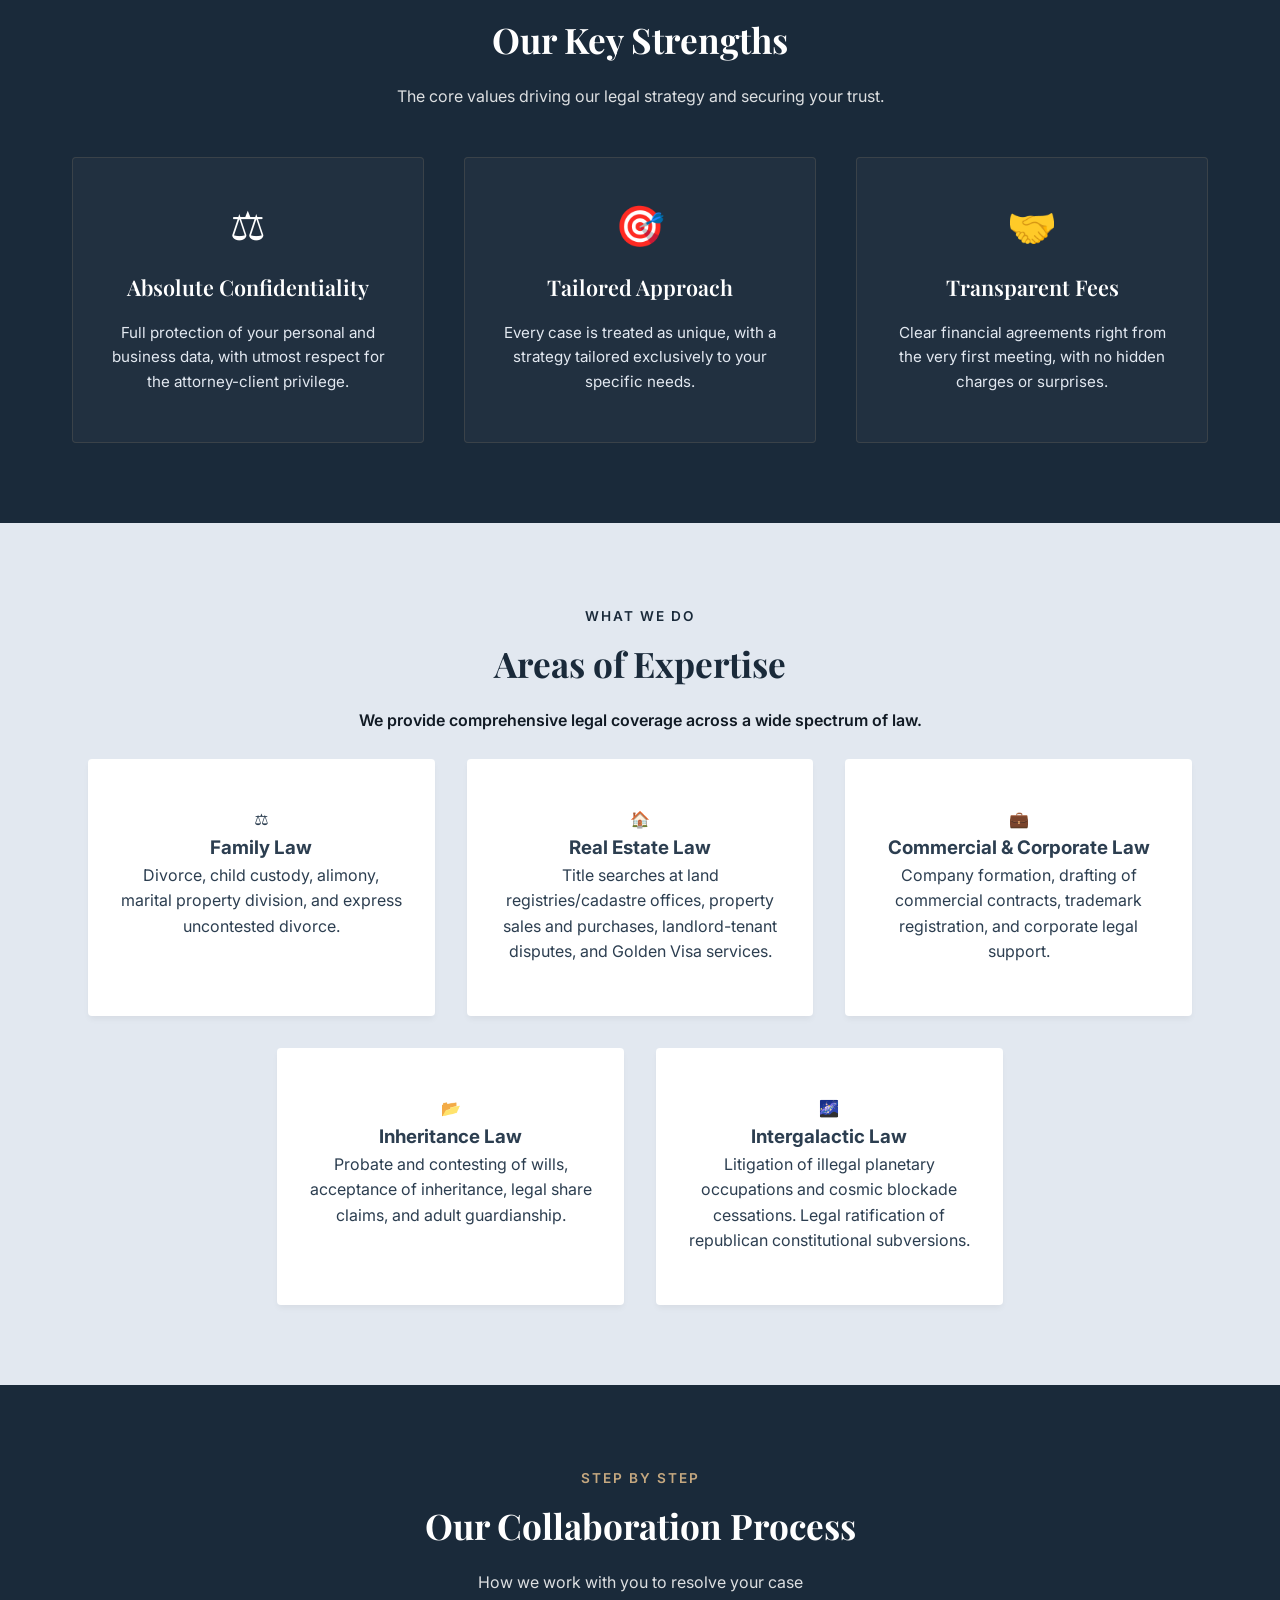
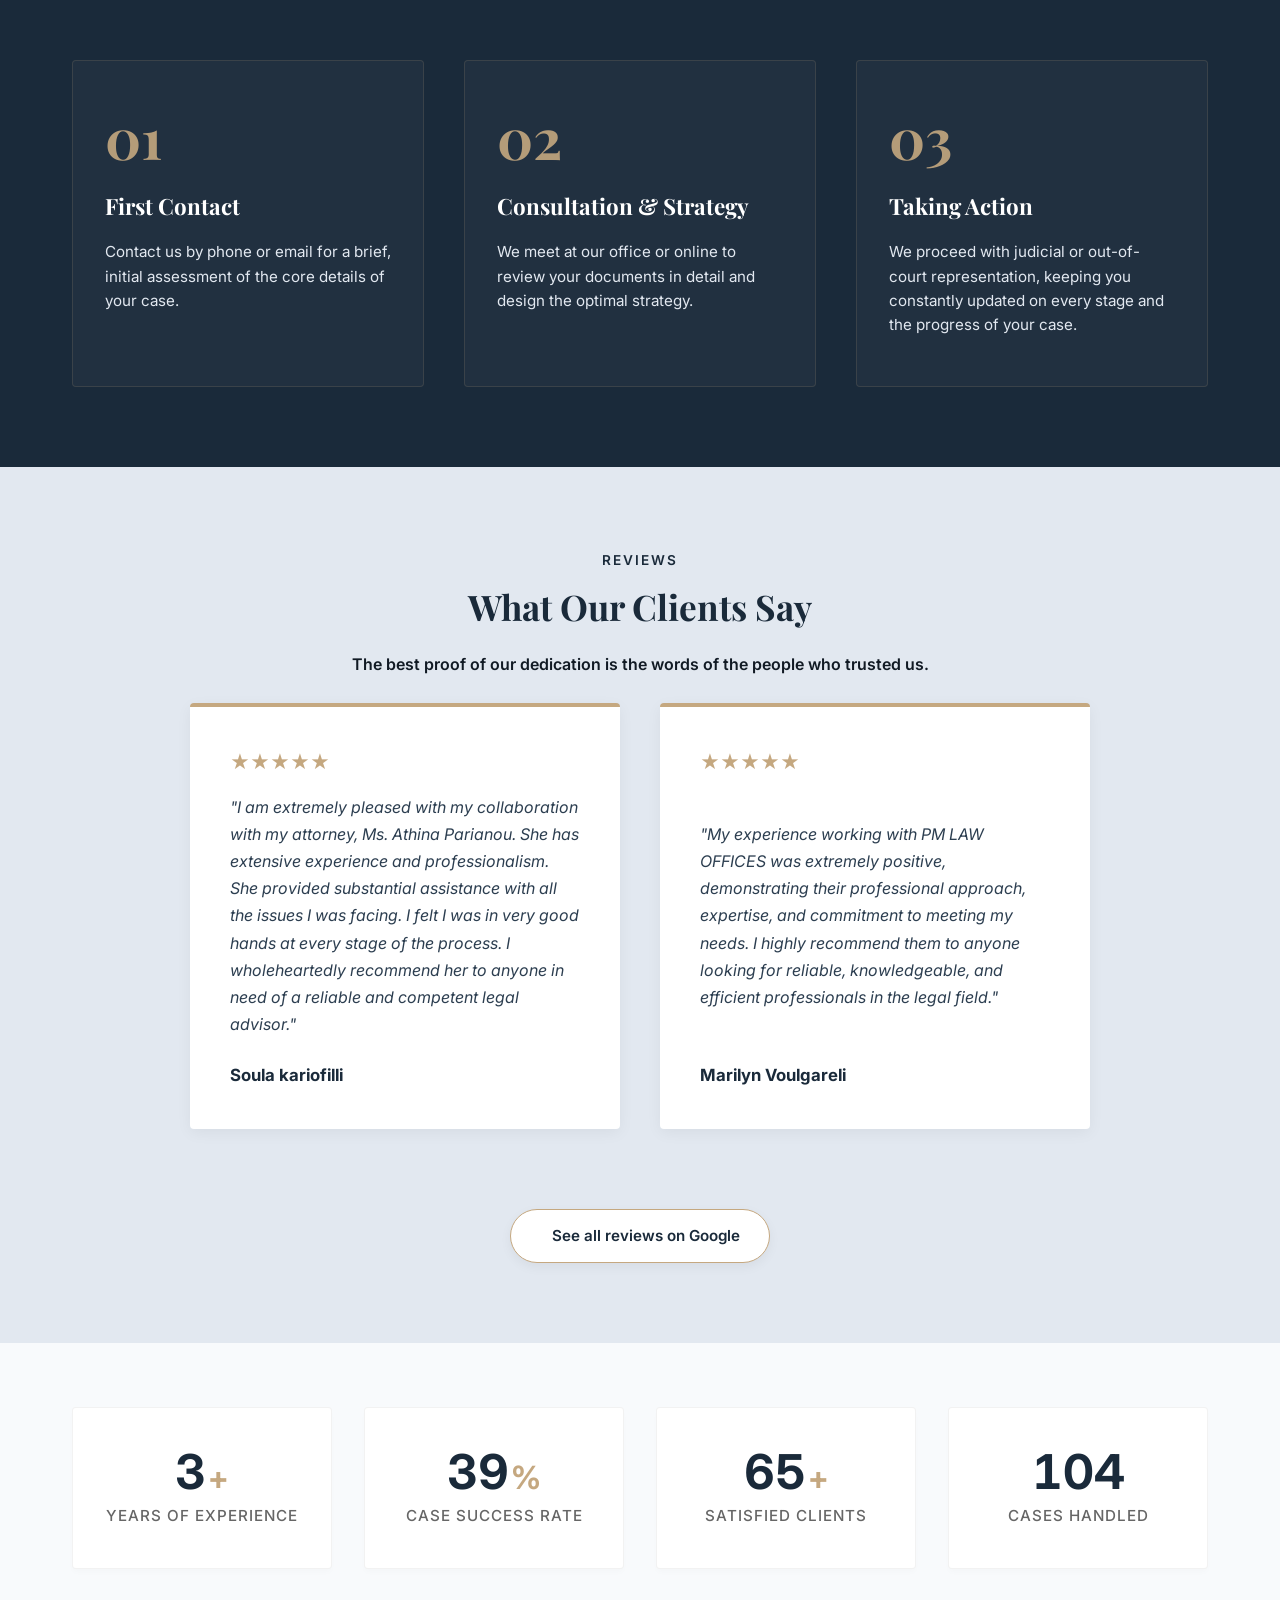
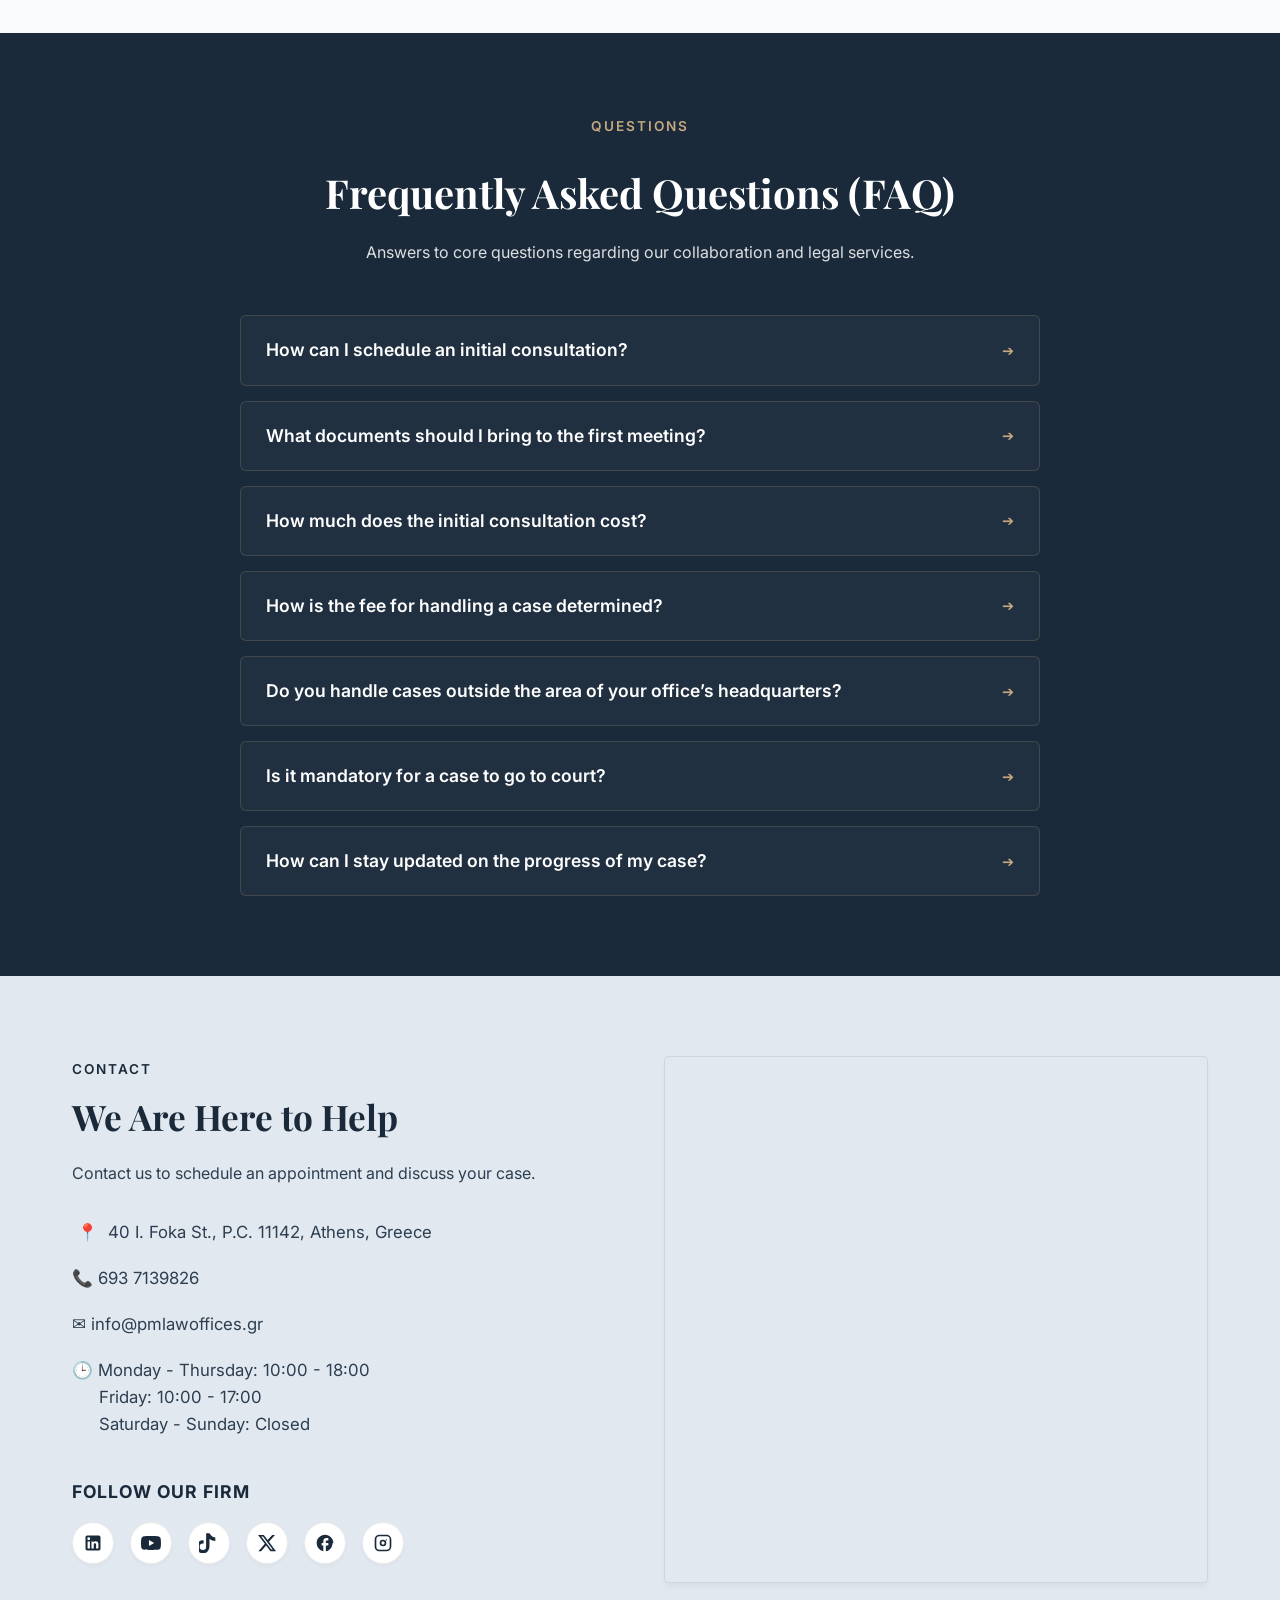
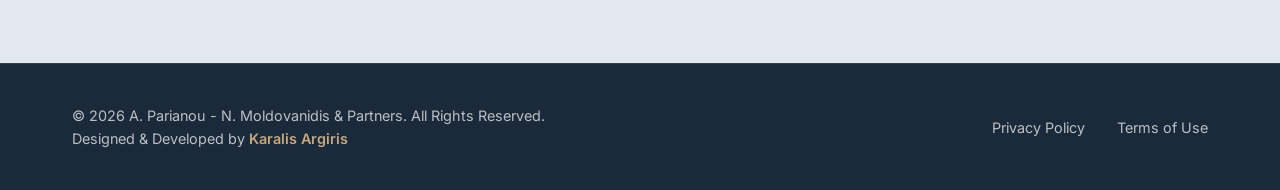
<file: en/index.html>
<!DOCTYPE html>
<html lang="en">
<head>
    <meta charset="UTF-8">
    <meta name="viewport" content="width=device-width, initial-scale=1.0">

    <!-- Primary SEO -->
    <title>PM Law Offices | Athina Parianou – Nasos Moldovanidis & Partners</title>

    <meta name="description"
          content="PM Law Offices | Athina Parianou – Nasos Moldovanidis & Partners. Providing specialized legal services in Athens with consistency, confidentiality and professionalism.">

    <!--<meta name="robots" content="index, follow">-->
    <meta name="robots" content="noindex, nofollow, noarchive">
    <meta name="author" content="PM Law Offices | Athina Parianou – Nasos Moldovanidis & Partners">

    <!-- Canonical URL -->
    <link rel="canonical" href="https://pmlawoffices.gr/">

    <!-- Language -->
    <meta http-equiv="content-language" content="en">

    <!-- Theme Color -->
    <meta name="theme-color" content="#ffffff">

    <!-- Google Fonts -->
    <link rel="preconnect" href="https://fonts.googleapis.com">
    <link rel="preconnect" href="https://fonts.gstatic.com" crossorigin>
    <link href="https://fonts.googleapis.com/css2?family=Inter:wght@400;500;600&family=Playfair+Display:ital,wght@0,600;0,700;1,400&display=swap" rel="stylesheet">

    <!-- Favicon -->
    <link rel="icon" type="image/x-icon" href="../images/balance.png">

    <!-- Open Graph -->
    <meta property="og:type" content="website">
    <meta property="og:title" content="PM Law Offices | Athina Parianou – Nasos Moldovanidis & Partners">
    <meta property="og:description"
          content="Providing specialized legal services in Athens with consistency, confidentiality and professionalism.">
    <meta property="og:url" content="https://pmlawoffices.gr/">
    <meta property="og:site_name" content="PM Law Offices">
    <meta property="og:locale" content="en_US">

    <!-- Open Graph Image -->
    <meta property="og:image" content="https://pmlawoffices.gr/images/og-image.jpg">
    <meta property="og:image:alt"
          content="PM Law Offices | Athina Parianou – Nasos Moldovanidis & Partners">

    <!-- Twitter / X -->
    <meta name="twitter:card" content="summary_large_image">
    <meta name="twitter:title"
          content="PM Law Offices | Athina Parianou – Nasos Moldovanidis & Partners">
    <meta name="twitter:description"
          content="Providing specialized legal services in Athens with consistency, confidentiality and professionalism.">
    <meta name="twitter:image"
          content="https://pmlawoffices.gr/images/og-image.jpg">

    <!-- Contact Information -->
    <meta name="contact" content="info@pmlawoffices.gr">
    <meta name="telephone" content="+30 693 713 9826">
    <meta name="address" content="40 I. Foka St., P.C. 11142, Athens, Greece">

    <!-- Structured Data -->
    <script type="application/ld+json">
    {
        "@context": "https://schema.org",
        "@type": "LegalService",
        "@id": "https://pmlawoffices.gr/#legalservice",
        "name": "PM Law Offices",
        "url": "https://pmlawoffices.gr/",
        "description": "Providing specialized legal services in Athens with consistency, confidentiality and professionalism.",
        "telephone": "+306937139826",
        "email": "info@pmlawoffices.gr",
        "address": {
            "@type": "PostalAddress",
            "streetAddress": "40 I. Foka St.",
            "postalCode": "11142",
            "addressLocality": "Athens",
            "addressCountry": "GR"
        },
        "areaServed": {
            "@type": "City",
            "name": "Athens"
        },
        "employee": [
            {
                "@type": "Person",
                "name": "Athina Parianou"
            },
            {
                "@type": "Person",
                "name": "Nasos Moldovanidis"
            }
        ]
    }
    </script>

    <link rel="stylesheet" href="../css/style.css">
</head>
<body>

    <!-- Header -->
    <header class="main-header">
        <div class="header-container">
            <a href="#" onclick="scrollToTop(); return false;" class="law-brand">
                <span class="brand-name">⚖️ PM Law Offices</span>
                <small class="brand-sub">Athina Parianou - Nasos Moldovanidis & Partners</small>
            </a>
            
            <button class="menu-toggle" aria-label="Open menu" aria-expanded="false">
                <span class="bar"></span>
                <span class="bar"></span>
                <span class="bar"></span>
            </button>

            <nav class="main-nav">
                <ul>
                    <li><a href="#about" class="nav-link">Team</a></li>
                    <li><a href="#advantages" class="nav-link">Benefits</a></li>
                    <li><a href="#services" class="nav-link">Services</a></li>
                    <li><a href="#process" class="nav-link">Process</a></li>
                    <li><a href="#testimonials" class="nav-link">Reviews</a></li>
                    <li><a href="#faq" class="nav-link">FAQ</a></li>
                    <li><a href="#contact" class="nav-link btn-nav">Contact</a></li>
                    <li class="lang-switcher">
                        <a href="../el/index.html" title="Switch to Greek">
                            <img src="../images/el-flag.png" alt="Greek Language" class="flag-icon">
                        </a>
                    </li>
                </ul>
            </nav>
        </div>
    </header>

    <main>
        <!-- Hero -->
        <section id="home" class="hero-section">
            <div class="hero-container">
                <div class="hero-content">
                    <span class="hero-tagline">Top-Tier Legal Support</span>
                    <h1>Committed to safeguarding your interests</h1>
                    <p>We provide tailored legal counsel and robust courtroom representation, driven by reliability and strict confidentiality.</p>
                    <div class="hero-actions">
                        <a href="#contact" class="btn-primary">Schedule an Appointment</a>
                        <a href="#services" class="btn-secondary">Our Practice Areas</a>
                    </div>
                </div>

                <div class="hero-logo-wrapper">
                    <img src="../images/pmlawoffices_logo.png" alt="Law Firm Logo" class="hero-logo-img">
                </div>                
            </div>
        </section>

        <!-- About -->
        <section id="about" class="about-section">
            <div class="container">
                <span class="section-badge text-center" style="display:block;">Our team</span>
                
                <div class="about-slider-container">
                    
                    <div class="about-slides-wrapper">
                        
                        <div class="about-slide active">
                            <div class="about-grid">
                                <div class="about-image-wrapper">
                                    <img class="lawyer-photo" src="../images/lawyer1.jpeg" alt="Athina Parianou Portrait">
                                </div>
                                <div class="about-content">
                                    <h2>Athina Parianou</h2>
                                    <p class="lead-text">Founder</p>
                                    <p>Athina Parianou is a practising lawyer and co-founder of PM Law Offices. She holds a law degree and specialised postgraduate 
                                        qualifications in International Commercial Law and Criminal Law, as well as advanced training in Employment Law and Medical 
                                        Law & Bioethics, enabling her to provide comprehensive and high-quality legal representation.</p>
                                </div>
                            </div>
                        </div>

                        <div class="about-slide">
                            <div class="about-grid">
                                <div class="about-image-wrapper">
                                    <img class="lawyer-photo" src="../images/lawyer2.jpeg" alt="Nasos Moldovanidis Portrait">
                                </div>
                                <div class="about-content">
                                    <h2>Nasos Moldovanidis</h2>
                                    <p class="lead-text">Co-founder</p>
                                    <p>Nassos Moldovanidis is a practising lawyer and co-founder of PM Law Offices. He is a graduate of the Law School of Democritus 
                                        University of Thrace and holds a Master of Science (MSc) in Geopolitical Analysis and International Security Studies from the 
                                        National and Kapodistrian University of Athens. She specialises in the fields of Immigration and Asylum Law, Corporate Law, as 
                                        well as Civil and Criminal Law, combining legal representation with a broad strategic approach.</p>
                                </div>
                            </div>
                        </div>
<!--
                        <div class="about-slide">
                            <div class="about-grid">
                                <div class="about-image-wrapper">
                                    <img class="lawyer-photo" src="../images/lawyer3.jpeg" alt="Aethelgard Starbane Portrait">
                                </div>
                                <div class="about-content">
                                    <h2>Aethelgard Starbane</h2>
                                    <p class="lead-text">Inheritance Law</p>
                                    <p>He specializes in Inheritance Law with over 15 years of courtroom experience. A graduate of Athens Law School, his expertise lies in 
                                        executing wills, liquidating legacy assets, and managing the legal aftermath of planetary-scale eliminations.</p>
                                </div>
                            </div>
                        </div>

                        <div class="about-slide">
                            <div class="about-grid">
                                <div class="about-image-wrapper">
                                    <img class="lawyer-photo" src="../images/lawyer4.jpeg" alt="Sylvanas Windrunner Portrait">
                                </div>
                                <div class="about-content">
                                    <h2>Sylvanas Windrunner</h2>
                                    <p class="lead-text">Criminal Law</p>
                                    <p>She specializes in Criminal Law, with over 1,500 years of experience spanning courtroom trials and legendary battlefields. She is a 
                                        distinguished graduate of Silvermoon Law School.</p>
                                </div>
                            </div>
                        </div>
-->
                    </div>

                    <div class="slider-controls">
                        <button class="slider-btn prev-btn" aria-label="Previous profile">&#10094;</button>
                        <button class="slider-btn next-btn" aria-label="Next profile">&#10095;</button>
                    </div>

                </div>
            </div>
        </section>

        <!-- Advantages -->
        <section id="advantages" class="advantages-section">
            <div class="container text-center">
                <span class="section-badge">Why Us</span>
                <h2>Our Key Strengths</h2>
                <p class="section-subtitle">The core values driving our legal strategy and securing your trust.</p>
                
                <div class="advantages-grid">
                    <div class="advantage-card">
                        <div class="advantage-icon">⚖️</div>
                        <h3>Absolute Confidentiality</h3>
                        <p>Full protection of your personal and business data, with utmost respect for the attorney-client privilege.</p>
                    </div>

                    <div class="advantage-card">
                        <div class="advantage-icon">🎯</div>
                        <h3>Tailored Approach</h3>
                        <p>Every case is treated as unique, with a strategy tailored exclusively to your specific needs.</p>
                    </div>

                    <div class="advantage-card">
                        <div class="advantage-icon">🤝</div>
                        <h3>Transparent Fees</h3>
                        <p>Clear financial agreements right from the very first meeting, with no hidden charges or surprises.</p>
                    </div>
                </div>
            </div>
        </section>

        <!-- Services -->
        <section id="services" class="services-section">
            <div class="container text-center">
                <span class="section-badge">What We Do</span>
                <h2>Areas of Expertise</h2>
                <p class="section-subtitle">We provide comprehensive legal coverage across a wide spectrum of law.</p>
                <br>
                <div class="services-grid">
                    <div class="service-card">
                        <div class="service-icon">⚖️</div>
                        <h3>Family Law</h3>
                        <p>Divorce, child custody, alimony, marital property division, and express uncontested divorce.</p>
                    </div>

                    <div class="service-card">
                        <div class="service-icon">🏠</div>
                        <h3>Real Estate Law</h3>
                        <p>Title searches at land registries/cadastre offices, property sales and purchases, landlord-tenant disputes, and Golden Visa services.</p>
                    </div>

                    <div class="service-card">
                        <div class="service-icon">💼</div>
                        <h3>Commercial & Corporate Law</h3>
                        <p>Company formation, drafting of commercial contracts, trademark registration, and corporate legal support.</p>
                    </div>

                    <div class="service-card">
                        <div class="service-icon">📂</div>
                        <h3>Inheritance Law</h3>
                        <p>Probate and contesting of wills, acceptance of inheritance, legal share claims, and adult guardianship.</p>
                    </div>

                    <div class="service-card">
                        <div class="service-icon">🌌</div>
                        <h3>Intergalactic Law</h3>
                        <p>Litigation of illegal planetary occupations and cosmic blockade cessations. Legal ratification of republican constitutional subversions.</p>
                    </div>
                </div>
            </div>
        </section>

        <!-- Process -->
        <section id="process" class="process-section">
            <div class="container">
                <div class="text-center" style="margin-bottom: 4rem;">
                    <span class="section-badge">Step by Step</span>
                    <h2>Our Collaboration Process</h2>
                    <p class="section-subtitle">How we work with you to resolve your case</p>
                </div>

                <div class="process-grid">
                    <div class="process-card">
                        <div class="process-number">01</div>
                        <h3>First Contact</h3>
                        <p>Contact us by phone or email for a brief, initial assessment of the core details of your case.</p>
                    </div>

                    <div class="process-card">
                        <div class="process-number">02</div>
                        <h3>Consultation & Strategy</h3>
                        <p>We meet at our office or online to review your documents in detail and design the optimal strategy.</p>
                    </div>

                    <div class="process-card">
                        <div class="process-number">03</div>
                        <h3>Taking Action</h3>
                        <p>We proceed with judicial or out-of-court representation, keeping you constantly updated on every stage and the progress of your case.</p>
                    </div>
                </div>
            </div>
        </section>

        <!-- Testimonials -->
        <section id="testimonials" class="testimonials-section">
            <div class="container">
                <div class="text-center">
                    <span class="section-badge">Reviews</span>
                    <h2>What Our Clients Say</h2>
                    <p class="section-subtitle">The best proof of our dedication is the words of the people who trusted us.</p>
                </div>
                <br>
                <div class="testimonials-grid">
                    <div class="testimonial-card">
                        <div class="testimonial-stars">★★★★★</div>
                        <p class="testimonial-text">"I am extremely pleased with my collaboration with my attorney, Ms. Athina Parianou. She has extensive experience and 
                            professionalism. She provided substantial assistance with all the issues I was facing. I felt I was in very good hands at every stage of the process. 
                            I wholeheartedly recommend her to anyone in need of a reliable and competent legal advisor."</p>
                        <div class="testimonial-author">
                            <strong>Soula kariofilli</strong>
                            <!--<span></span>-->
                        </div>
                    </div>

                    <div class="testimonial-card">
                        <div class="testimonial-stars">★★★★★</div>
                        <p class="testimonial-text">"My experience working with PM LAW OFFICES was extremely positive, demonstrating their professional approach, expertise, 
                            and commitment to meeting my needs. I highly recommend them to anyone looking for reliable, knowledgeable, and efficient professionals in the 
                            legal field."</p>
                        <div class="testimonial-author">
                            <strong>Marilyn Voulgareli</strong>
                            <!--<span></span>-->
                        </div>
                    </div>

                    <div class="more-reviews-container">
                        <a href="https://www.google.com/search?sca_esv=0a4794ea2d25c4f2&sxsrf=APpeQns8JMrXFd_eJytKyhApnVNyH33ymw:1788617086039&q=pm+law+offices&si=APenkKm7iecQ4G6P-TsbSMFKIQtv3EFIqRAFw-i8uEbk55Z-_zAGKGX7RcvXYfzAfRnr52EaXmx40A5zjzpJoVktTYV-MdLw4aAQ68h872igqVnMQzj5Ci0%3D&uds=AJ5uw18ugXvqDbJNSvbGMdx0hJ41TK2Ea8Ju8xHcudMG8uY857R-i0vtMEcFlUaj8d2YgO9rh-JvAN1-KDPdq-NkWPNl--kig3ArJ2GzQ-j5XOhh8QOXXBE&sa=X&ved=2ahUKEwjLuLXwzdeWAxVFRv4FHU2ZERgQ3PALegQIMBAF&biw=1920&bih=937&dpr=1" target="_blank" rel="noopener noreferrer" class="google-reviews-btn">
                            <i class="fa-brands fa-google"></i>
                            <span>See all reviews on Google</span>
                        </a>
                    </div>                    
                </div>
            </div>
        </section>

        <!-- Stats Counter -->
        <div class="stats-counter-section">
            <div class="container">
                <div class="stats-counter-container">
                    <div class="stat-card">
                        <div class="stat-number" data-target="8">0</div>
                        <div class="stat-label">Years of Experience</div>
                    </div>
                    <div class="stat-card">
                        <div class="stat-number" data-target="90">0</div>
                        <div class="stat-label">Case success rate</div>
                    </div>
                    <div class="stat-card">
                        <div class="stat-number" data-target="150">0</div>
                        <div class="stat-label">Satisfied Clients</div>
                    </div>
                    <div class="stat-card">
                        <div class="stat-number" data-target="240">0</div>
                        <div class="stat-label">Cases handled</div>
                    </div>
                </div>
            </div>
        </div>

        <!-- FAQ -->
         <section id="faq" class="faq-section">
            <div class="container">
                <div class="faq-header">
                    <span class="section-badge">Questions</span>
                    <h2>Frequently Asked Questions (FAQ)</h2>
                    <p class="section-subtitle">Answers to core questions regarding our collaboration and legal services.</p>
                </div>

                <div class="faq-grid">
                    <details class="faq-item" name="faq">
                        <summary class="faq-question">How can I schedule an initial consultation?</summary>
                        <div class="faq-answer">
                            <p>You can contact us by phone or email to arrange an appointment at our office or via video conference (Zoom/Teams), depending on what suits you best.</p>
                        </div>
                    </details>

                    <details class="faq-item" name="faq">
                        <summary class="faq-question">What documents should I bring to the first meeting?</summary>
                        <div class="faq-answer">
                            <p>For the best and fastest service, it is helpful to bring your ID card, your Tax Identification Number (TIN), as well as any documents directly related to your case (e.g., contracts, court decisions, formal notices, correspondence, or public documents).</p>
                        </div>
                    </details>

                    <details class="faq-item" name="faq">
                        <summary class="faq-question">How much does the initial consultation cost?</summary>
                        <div class="faq-answer">
                            <p>The fee for the initial consultation depends on the complexity of the case. In any case, during our first communication, you will be fully and transparently informed about the cost of the consultation or file review, with no hidden charges.</p>
                        </div>
                    </details>

                    <details class="faq-item" name="faq">
                        <summary class="faq-question">How is the fee for handling a case determined?</summary>
                        <div class="faq-answer">
                            <p>The fee depends on the complexity, the nature of the case, and the required time investment. In our firm, we follow a policy of absolute transparency: you are informed in detail about the costs and alternative options from the very first meeting, before we take any action.</p>
                        </div>
                    </details>

                    <details class="faq-item" name="faq">
                        <summary class="faq-question">Do you handle cases outside the area of your office’s headquarters?</summary>
                        <div class="faq-answer">
                            <p>Yes, our firm has an extensive network of associates throughout Greece and can handle and execute cases outside our primary headquarters, whether regarding court appearances or out-of-court actions.</p>
                        </div>
                    </details>

                    <details class="faq-item" name="faq">
                        <summary class="faq-question">Is it mandatory for a case to go to court?</summary>
                        <div class="faq-answer">
                            <p>Not always. Our firm's primary goal is to exhaust every possibility for an out-of-court settlement or mediation, as this saves time and money for the client. We resort to litigation only when the judicial route is the sole or optimal solution for your interests.</p>
                        </div>
                    </details>

                    <details class="faq-item" name="faq">
                        <summary class="faq-question">How can I stay updated on the progress of my case?</summary>
                        <div class="faq-answer">
                            <p>Our commitment is to provide regular and responsible updates to our clients. For every significant development (filing of legal pleadings, scheduling of a court date, issuance of a decision), we contact you immediately via email or phone. You can also schedule an update call with the attorney handling your file.</p>
                        </div>
                    </details>
                </div>
            </div>
        </section>

        <!-- Contact -->
        <section id="contact" class="contact-section">
            <div class="container">
                <div class="contact-grid">
                    <div class="contact-info">
                        <span class="section-badge">Contact</span>
                        <h2>We Are Here to Help</h2>
                        <p>Contact us to schedule an appointment and discuss your case.</p>
                        
                        <ul class="contact-list">
                            <li>&nbsp;📍&nbsp; <a href="https://maps.app.goo.gl/SPGbyvDxJka5Dy7k8" target="_blank" rel="noopener noreferrer">40 I. Foka St., P.C. 11142, Athens, Greece</a></li>
                            <li>📞 <a href="tel:+306937139826">693 7139826</a></li>
                            <li>✉️ <a href="mailto:info@pmlawoffices.gr">info@pmlawoffices.gr</a></li>
                            <li>🕒 Monday - Thursday: 10:00 - 18:00<br>
                            &emsp;&nbsp;&nbsp;Friday: 10:00 - 17:00<br>
                            &emsp;&nbsp;&nbsp;Saturday - Sunday: Closed</li>
                            <li>
                            <li>
                                <div class="contact-socials">
                                    <h4>Follow Our Firm</h4>
                                    <div class="social-icons">
                                        <a href="#" class="social-btn" aria-label="LinkedIn Profile">
                                            <svg viewBox="0 0 24 24" width="20" height="20" fill="currentColor">
                                                <path d="M19 3a2 2 0 0 1 2 2v14a2 2 0 0 1-2 2H5a2 2 0 0 1-2-2V5a2 2 0 0 1 2-2h14m-.5 15.5v-5.3a3.26 3.26 0 0 0-3.26-3.26c-.85 0-1.84.52-2.32 1.3v-1.11h-2.79v8.37h2.79v-4.93c0-.77.62-1.4 1.39-1.4a1.4 1.4 0 0 1 1.4 1.4v4.93h2.79M6.88 8.56a1.68 1.68 0 0 0 1.68-1.68c0-.93-.75-1.69-1.68-1.69a1.69 1.69 0 0 0-1.69 1.69c0 .93.76 1.68 1.69 1.68m1.39 9.94v-8.37H5.5v8.37h2.77z"/>
                                            </svg>
                                        </a>
                                        <a href="#" class="social-btn" aria-label="YouTube Channel">
                                            <svg viewBox="0 0 24 24" width="20" height="20" fill="currentColor">
                                                <path d="M23.498 6.163a3.003 3.003 0 0 0-2.11-2.11C19.517 3.545 12 3.545 12 3.545s-7.517 0-9.388.508a3.003 3.003 0 0 0-2.11 2.11C0 8.033 0 12 0 12s0 3.967.502 5.837a3.003 3.003 0 0 0 2.11 2.11c1.871.508 9.388.508 9.388.508s7.517 0 9.388-.508a3.003 3.003 0 0 0 2.11-2.11C24 15.967 24 12 24 12s0-3.967-.502-5.837zM9.545 15.568V8.432L15.818 12l-6.273 3.568z"/>
                                            </svg>
                                        </a>
                                        <a href="#" class="social-btn" aria-label="TikTok Profile">
                                            <svg viewBox="0 0 24 24" width="20" height="20" fill="currentColor">
                                                <path d="M12.525.229H8.552v16.32a3.854 3.854 0 0 1-3.852 3.852 3.855 3.855 0 0 1-3.852-3.852 3.854 3.854 0 0 1 3.854-3.852c.287 0 .56.033.824.093v-3.99a7.792 7.792 0 0 0-.824-.045 7.844 7.844 0 0 0-7.84 7.846 7.843 7.843 0 0 0 7.84 7.844 7.842 7.842 0 0 0 7.846-7.844V7.129a11.66 11.66 0 0 0 7.03 2.332V5.485a7.772 7.772 0 0 1-4.877-2.615 7.733 7.733 0 0 1-2.023-2.641z"/>
                                            </svg>
                                        </a>
                                        <a href="#" class="social-btn" aria-label="X Profile">
                                            <svg viewBox="0 0 24 24" width="20" height="20" fill="currentColor">
                                                <path d="M18.244 2.25h3.308l-7.227 8.26 8.502 11.24H16.17l-5.214-6.817L4.99 21.75H1.68l7.73-8.835L1.254 2.25H8.08l4.713 6.231zm-1.161 17.52h1.833L7.084 4.126H5.117z"/>
                                            </svg>
                                        </a>
                                        <a href="#" class="social-btn" aria-label="Facebook Page">
                                            <svg viewBox="0 0 24 24" width="20" height="20" fill="currentColor">
                                                <path d="M22 12c0-5.52-4.48-10-10-10S2 6.48 2 12c0 4.84 3.44 8.87 8 9.8V15H8v-3h2V9.5C10 7.57 11.57 6 13.5 6H16v3h-2c-.55 0-1 .45-1 1v2h3v3h-3v6.95c4.56-.93 8-4.96 8-9.8z"/>
                                            </svg>
                                        </a>
                                        <a href="#" class="social-btn" aria-label="Instagram Profile">
                                            <svg viewBox="0 0 24 24" width="20" height="20" fill="currentColor">
                                                <path d="M7.8 2h8.4C19.4 2 22 4.6 22 7.8v8.4a5.8 5.8 0 0 1-5.8 5.8H7.8C4.6 22 2 19.4 2 16.2V7.8A5.8 5.8 0 0 1 7.8 2m-.2 2A3.6 3.6 0 0 0 4 7.6v8.8A3.6 3.6 0 0 0 7.6 20h8.8a3.6 3.6 0 0 0 3.6-3.6V7.6A3.6 3.6 0 0 0 16.4 4H7.6m4.4 4a4 4 0 1 1 0 8 4 4 0 0 1 0-8m0 2a2 2 0 1 0 0 4 2 2 0 0 0 0-4m4-2.5a.75.75 0 1 1 0 1.5.75.75 0 0 1 0-1.5z"/>
                                            </svg>
                                        </a>
                                    </div>
                                </div>
                            </li>
                        </ul>
                    </div>
                    
                    <div class="contact-map-wrapper">
                        <iframe src="https://www.google.com/maps/embed?pb=!1m18!1m12!1m3!1d3834.601930996086!2d23.74312307639688!3d38.024195397752486!2m3!1f0!2f0!3f0!3m2!1i1024!2i768!4f13.1!3m3!1m2!1s0x14a1a28ea642cb33%3A0x28d6b350002e3547!2sI.%20Foka%2040%2C%20Athina%20111%2042!5e1!3m2!1sen!2sgr!4v1788603258790!5m2!1sen!2sgr" width="600" height="450" style="border:0;" allowfullscreen="" loading="lazy" referrerpolicy="strict-origin-when-cross-origin"></iframe>
                    </div>
                </div>
            </div>
        </section>
    </main>

    <!-- Footer -->
    <footer class="main-footer">
        <div class="container footer-container">
            <div class="footer-bottom">
                <p>&copy; <span id="current-year"></span> A. Parianou - N. Moldovanidis &amp; Partners. All Rights Reserved.</p>
                <p class="developer-credit">
                    Designed &amp; Developed by <a href="https://argiris-karalis.github.io/resume/index.html" target="_blank" rel="noopener">Karalis Argiris</a>
                </p>
            </div>
            <ul class="footer-links">
                <li><a href="privacy-policy.html">Privacy Policy</a></li>
                <li><a href="terms-of-use.html">Terms of Use</a></li>
            </ul>
        </div>
    </footer>

<!-- Back to top -->
<button id="backToTopBtn" onclick="scrollToTop()" aria-label="Back to Top">
    <span class="arrow-up">↑</span>
</button>

<!-- AI Chat  -->
<div class="ai-chat-widget">
    <button class="ai-toggle-btn" onclick="toggleAiChat()" aria-label="Emergency Assistance">
        <span class="ai-icon">🤖</span>
        <span class="ai-pulse"></span>
    </button>

    <div class="ai-chat-window" id="aiChatWindow">
        <div class="ai-chat-header">
            <div class="ai-bot-profile">
                <div class="ai-avatar">⚖️</div>
                <div class="ai-info">
                    <h4>Legal Assistant</h4>
                    <p class="ai-status">Online • AI Bot</p>
                </div>
            </div>
            <button class="ai-close-btn" onclick="toggleAiChat()">&times;</button>
        </div>

        <div class="ai-chat-body" id="aiChatBody">
            <div class="ai-typing-indicator" id="aiTyping">
                <span></span><span></span><span></span>
            </div>
            
            <div class="ai-bubble" id="aiWelcomeMessage" style="display:none;">
                Hello! I am the office's digital assistant. 
                
                To best assist you, please select one of the following:
            </div>

            <div class="ai-routing-options" id="initialOptions" style="display:none;">
                <button class="route-btn" onclick="routeUser('new')">🆕 I'm contacting for the first time</button>
                <button class="route-btn" onclick="routeUser('existing')">💼 I'm already a client</button>
            </div>

            <div class="ai-bubble ai-reply-bubble" id="aiSecretaryMessage" style="display:none;">
                Welcome to our office! 
                
                For new clients, initial contact and appointment scheduling are handled by our administrative office. Please choose how you’d like to get in touch:
            </div>

            <div class="ai-bubble ai-reply-bubble" id="aiLawyerPromptMessage" style="display:none;">
                We're glad to hear from you again! 
                
                Which of our partners would you like to connect with?
            </div>

            <div class="lawyers-list" id="lawyersList" style="display:none;">
                <button class="lawyer-card" onclick="selectLawyer('Athina Parianou', '306938690595')">
                    <span class="lawyer-emoji">👨‍💼</span>
                    <div class="lawyer-details">
                        <span class="lawyer-name">Athina Parianou</span>
                        <span class="lawyer-specialty">Founder</span>
                    </div>
                </button>

                <button class="lawyer-card" onclick="selectLawyer('Nasos Moldovanidis', '306977746618')">
                    <span class="lawyer-emoji">👩‍💼</span>
                    <div class="lawyer-details">
                        <span class="lawyer-name">Nasos Moldovanidis</span>
                        <span class="lawyer-specialty">Co-founder</span>
                    </div>
                </button>
<!--
                <button class="lawyer-card" onclick="selectLawyer('Aethelgard Starbane', '306911111111')">
                    <span class="lawyer-emoji">👨‍💼</span>
                    <div class="lawyer-details">
                        <span class="lawyer-name">Aethelgard Starbane</span>
                        <span class="lawyer-specialty">Inheritance Law</span>
                    </div>
                </button>

                <button class="lawyer-card" onclick="selectLawyer('Sylvanas Windrunner', '306922222222')">
                    <span class="lawyer-emoji">👩‍💼</span>
                    <div class="lawyer-details">
                        <span class="lawyer-name">Sylvanas Windrunner</span>
                        <span class="lawyer-specialty">Criminal Law</span>
                    </div>
                </button>                
            </div>
-->
            <div class="ai-bubble ai-reply-bubble" id="aiSelectionMessage" style="display:none;">
                Great! I'll connect you with <strong id="selectedLawyerName">...</strong>. 
                
                How would you like to start your conversation?
            </div>
        </div>

        <div class="ai-chat-footer" id="aiFooter" style="display:none;">
            <div class="ai-action-buttons">
                <a href="#" id="viberLink" class="ai-btn ai-viber">
                    <span class="btn-emoji">💜</span> Viber
                </a>
                <a href="#" id="callLink" class="ai-btn ai-call">
                    <span class="btn-emoji">📞</span> Call
                </a>
            </div>
        </div>
    </div>
</div>

    <script src="../script/script.js"></script>
</body>
</html>
</file>
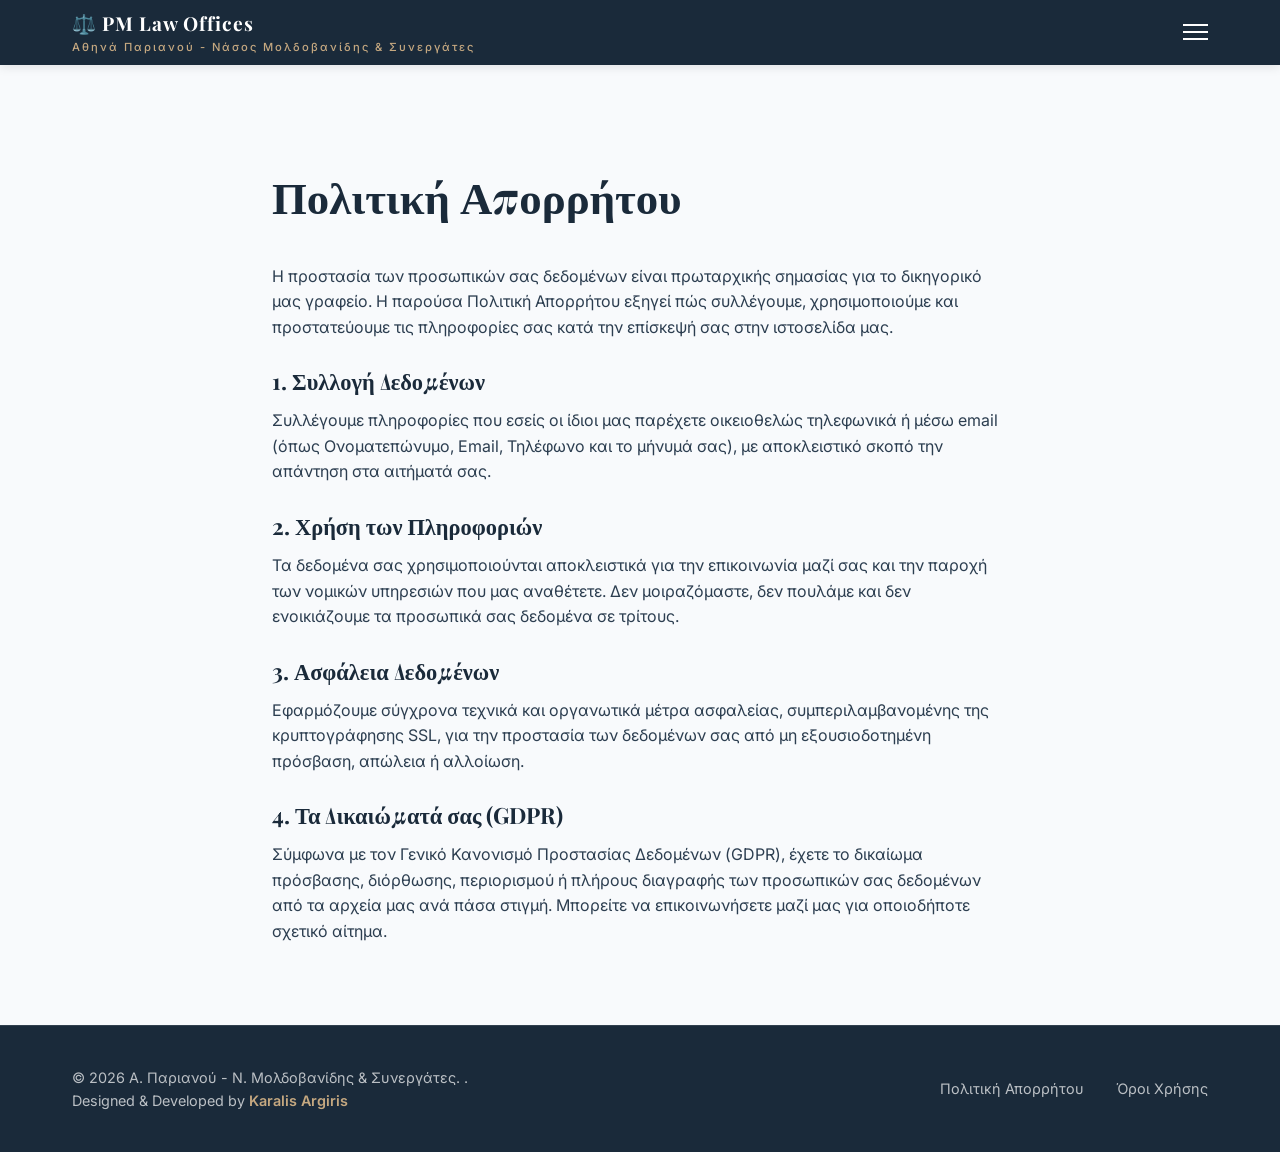
<file: el/privacy-policy.html>
<!DOCTYPE html>
<html lang="el">
<head>
    <meta charset="UTF-8">
    <meta name="viewport" content="width=device-width, initial-scale=1.0">
    <title>Πολιτική Απορρήτου - PM Law Offices</title>
    <link rel="stylesheet" href="../css/style.css"> 
    <link rel="preconnect" href="https://fonts.googleapis.com">
    <link rel="preconnect" href="https://fonts.gstatic.com" crossorigin>
    <link href="https://fonts.googleapis.com/css2?family=Inter:wght@400;500;600&family=Playfair+Display:ital,wght@0,600;0,700;1,400&display=swap" rel="stylesheet">
</head>
<body>

    <header class="main-header">
        <div class="header-container">
            <a href="index.html" class="law-brand">
                <span class="brand-name">⚖️ PM Law Offices</span>
                <small class="brand-sub">Αθηνά Παριανού - Νάσος Μολδοβανίδης & Συνεργάτες</small>
            </a>
            <button class="menu-toggle" aria-label="Άνοιγμα μενού" aria-expanded="false">
                <span class="bar"></span>
                <span class="bar"></span>
                <span class="bar"></span>
            </button>
            <nav class="main-nav">
                <ul>
                    <li><a href="../el/index.html#home" class="nav-link active">Αρχική</a></li>
                    <li><a href="../el/index.html#about" class="nav-link">Ομάδα</a></li>
                    <li><a href="../el/index.html#advantages" class="nav-link">Πλεονεκτήματα</a></li>
                    <li><a href="../el/index.html#services" class="nav-link">Υπηρεσίες</a></li>
                    <li><a href="../el/index.html#process" class="nav-link">Διαδικασία</a></li>
                    <li><a href="../el/index.html#testimonials" class="nav-link">Κριτικές</a></li>
                    <li><a href="../el/index.html#faq" class="nav-link">FAQ</a></li>
                    <li><a href="../el/index.html#contact" class="nav-link btn-nav">Επικοινωνία</a></li>
                    <li class="lang-switcher">
                        <a href="../en/index.html" title="Αλλαγή σε Αγγλικά">
                            <img src="../images/en-flag.png" alt="Αγγλικά" class="flag-icon">
                        </a>
                    </li>
                </ul>
            </nav>
        </div>
    </header>

    <main class="container legal-page">
        <h1>Πολιτική Απορρήτου</h1>
        <p>Η προστασία των προσωπικών σας δεδομένων είναι πρωταρχικής σημασίας για το δικηγορικό μας γραφείο. Η παρούσα Πολιτική Απορρήτου εξηγεί πώς συλλέγουμε, 
            χρησιμοποιούμε και προστατεύουμε τις πληροφορίες σας κατά την επίσκεψή σας στην ιστοσελίδα μας.</p>
        
        <h3>1. Συλλογή Δεδομένων</h3>
        <p>Συλλέγουμε πληροφορίες που εσείς οι ίδιοι μας παρέχετε οικειοθελώς τηλεφωνικά ή μέσω email (όπως Ονοματεπώνυμο, Email, Τηλέφωνο και το μήνυμά σας), 
            με αποκλειστικό σκοπό την απάντηση στα αιτήματά σας.</p>
        
        <h3>2. Χρήση των Πληροφοριών</h3>
        <p>Τα δεδομένα σας χρησιμοποιούνται αποκλειστικά για την επικοινωνία μαζί σας και την παροχή των νομικών υπηρεσιών που μας αναθέτετε. Δεν μοιραζόμαστε, 
            δεν πουλάμε και δεν ενοικιάζουμε τα προσωπικά σας δεδομένα σε τρίτους.</p>
        
        <h3>3. Ασφάλεια Δεδομένων</h3>
        <p>Εφαρμόζουμε σύγχρονα τεχνικά και οργανωτικά μέτρα ασφαλείας, συμπεριλαμβανομένης της κρυπτογράφησης SSL, για την προστασία των δεδομένων σας από μη 
            εξουσιοδοτημένη πρόσβαση, απώλεια ή αλλοίωση.</p>
        
        <h3>4. Τα Δικαιώματά σας (GDPR)</h3>
        <p>Σύμφωνα με τον Γενικό Κανονισμό Προστασίας Δεδομένων (GDPR), έχετε το δικαίωμα πρόσβασης, διόρθωσης, περιορισμού ή πλήρους διαγραφής των προσωπικών 
            σας δεδομένων από τα αρχεία μας ανά πάσα στιγμή. Μπορείτε να επικοινωνήσετε μαζί μας για οποιοδήποτε σχετικό αίτημα.</p>
    </main>

    <footer class="main-footer">
        <div class="container footer-container">
            <div class="footer-bottom">
                <p>&copy; <span id="current-year"></span> Α. Παριανού - Ν. Μολδοβανίδης &amp; Συνεργάτες. .</p>
                <p class="developer-credit">
                    Designed &amp; Developed by <a href="https://argiris-karalis.github.io/resume/index.html" target="_blank" rel="noopener">Karalis Argiris</a>
                </p>
            </div>
            <ul class="footer-links">
                <li><a href="privacy-policy.html">Πολιτική Απορρήτου</a></li>
                <li><a href="terms-of-use.html">Όροι Χρήσης</a></li>
            </ul>
        </div>
    </footer>
    <script src="../script/script.js"></script>
</body>
</html>
</file>
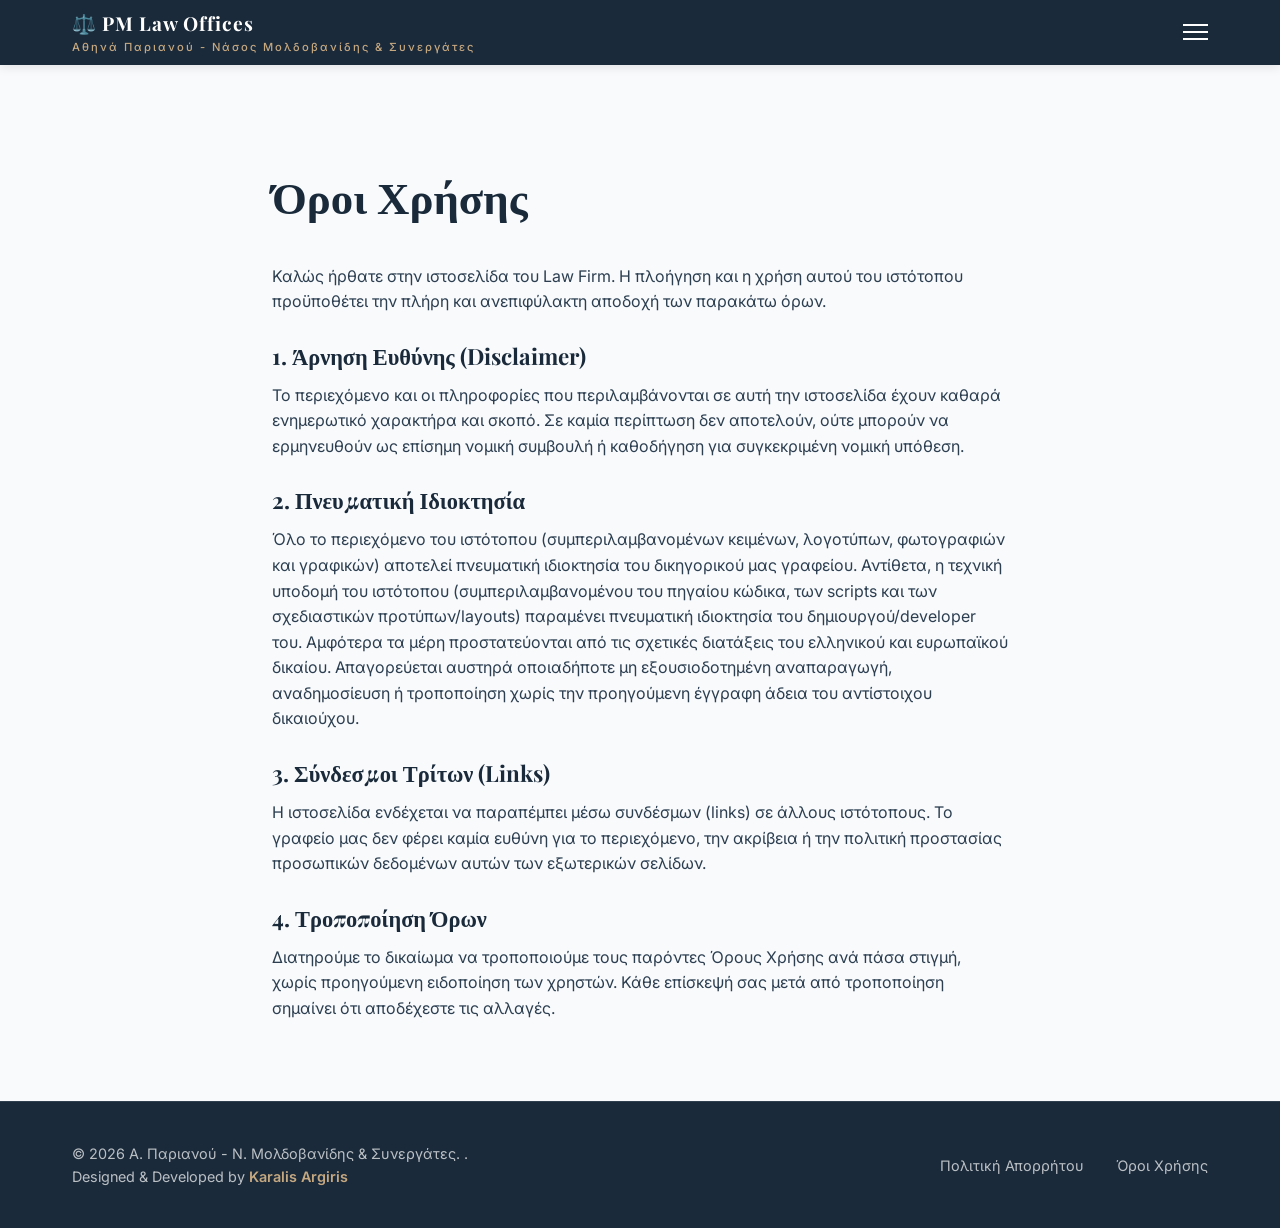
<file: el/terms-of-use.html>
<!DOCTYPE html>
<html lang="el">
<head>
    <meta charset="UTF-8">
    <meta name="viewport" content="width=device-width, initial-scale=1.0">
    <title>Όροι Χρήσης - Master Law Firm</title>
    <link rel="stylesheet" href="../css/style.css"> 
    <link rel="preconnect" href="https://fonts.googleapis.com">
    <link rel="preconnect" href="https://fonts.gstatic.com" crossorigin>
    <link href="https://fonts.googleapis.com/css2?family=Inter:wght@400;500;600&family=Playfair+Display:ital,wght@0,600;0,700;1,400&display=swap" rel="stylesheet">
</head>
<body>

    <header class="main-header">
        <div class="header-container">
            <a href="index.html" class="law-brand">
                <span class="brand-name">⚖️ PM Law Offices</span>
                <small class="brand-sub">Αθηνά Παριανού - Νάσος Μολδοβανίδης & Συνεργάτες</small>
            </a>
            <button class="menu-toggle" aria-label="Άνοιγμα μενού" aria-expanded="false">
                <span class="bar"></span>
                <span class="bar"></span>
                <span class="bar"></span>
            </button>
            <nav class="main-nav">
                <ul>
                    <li><a href="../el/index.html#home" class="nav-link active">Αρχική</a></li>
                    <li><a href="../el/index.html#about" class="nav-link">Ομάδα</a></li>
                    <li><a href="../el/index.html#advantages" class="nav-link">Πλεονεκτήματα</a></li>
                    <li><a href="../el/index.html#services" class="nav-link">Υπηρεσίες</a></li>
                    <li><a href="../el/index.html#process" class="nav-link">Διαδικασία</a></li>
                    <li><a href="../el/index.html#testimonials" class="nav-link">Κριτικές</a></li>
                    <li><a href="../el/index.html#faq" class="nav-link">FAQ</a></li>
                    <li><a href="../el/index.html#contact" class="nav-link btn-nav">Επικοινωνία</a></li>
                    <li class="lang-switcher">
                        <a href="../en/index.html" title="Αλλαγή σε Αγγλικά">
                            <img src="../images/en-flag.png" alt="Αγγλικά" class="flag-icon">
                        </a>
                    </li>
                </ul>
            </nav>
        </div>
    </header>

    <main class="container legal-page">
        <h1>Όροι Χρήσης</h1>
        <p>Καλώς ήρθατε στην ιστοσελίδα του Law Firm. Η πλοήγηση και η χρήση αυτού του ιστότοπου προϋποθέτει την πλήρη και ανεπιφύλακτη αποδοχή των παρακάτω όρων.</p>
        
        <h3>1. Άρνηση Ευθύνης (Disclaimer)</h3>
        <p>Το περιεχόμενο και οι πληροφορίες που περιλαμβάνονται σε αυτή την ιστοσελίδα έχουν καθαρά ενημερωτικό χαρακτήρα και σκοπό. Σε καμία περίπτωση δεν αποτελούν, 
            ούτε μπορούν να ερμηνευθούν ως επίσημη νομική συμβουλή ή καθοδήγηση για συγκεκριμένη νομική υπόθεση.</p>
        
        <h3>2. Πνευματική Ιδιοκτησία</h3>
        <p>Όλο το περιεχόμενο του ιστότοπου (συμπεριλαμβανομένων κειμένων, λογοτύπων, φωτογραφιών και γραφικών) αποτελεί πνευματική ιδιοκτησία του δικηγορικού μας γραφείου. 
            Αντίθετα, η τεχνική υποδομή του ιστότοπου (συμπεριλαμβανομένου του πηγαίου κώδικα, των scripts και των σχεδιαστικών προτύπων/layouts) παραμένει πνευματική ιδιοκτησία του δημιουργού/developer του. Αμφότερα τα μέρη προστατεύονται από τις σχετικές διατάξεις του ελληνικού και ευρωπαϊκού δικαίου. Απαγορεύεται αυστηρά οποιαδήποτε μη εξουσιοδοτημένη αναπαραγωγή, αναδημοσίευση ή τροποποίηση χωρίς την προηγούμενη έγγραφη άδεια του αντίστοιχου δικαιούχου.</p>
        
        <h3>3. Σύνδεσμοι Τρίτων (Links)</h3>
        <p>Η ιστοσελίδα ενδέχεται να παραπέμπει μέσω συνδέσμων (links) σε άλλους ιστότοπους. Το γραφείο μας δεν φέρει καμία ευθύνη για το περιεχόμενο, την ακρίβεια ή την 
            πολιτική προστασίας προσωπικών δεδομένων αυτών των εξωτερικών σελίδων.</p>
        
        <h3>4. Τροποποίηση Όρων</h3>
        <p>Διατηρούμε το δικαίωμα να τροποποιούμε τους παρόντες Όρους Χρήσης ανά πάσα στιγμή, χωρίς προηγούμενη ειδοποίηση των χρηστών. Κάθε επίσκεψή σας μετά από τροποποίηση 
            σημαίνει ότι αποδέχεστε τις αλλαγές.</p>
    </main>

    <footer class="main-footer">
        <div class="container footer-container">
            <div class="footer-bottom">
                <p>&copy; <span id="current-year"></span> Α. Παριανού - Ν. Μολδοβανίδης &amp; Συνεργάτες. .</p>
                <p class="developer-credit">
                    Designed &amp; Developed by <a href="https://argiris-karalis.github.io/resume/index.html" target="_blank" rel="noopener">Karalis Argiris</a>
                </p>
            </div>
            <ul class="footer-links">
                <li><a href="privacy-policy.html">Πολιτική Απορρήτου</a></li>
                <li><a href="terms-of-use.html">Όροι Χρήσης</a></li>
            </ul>
        </div>
    </footer>
    <script src="../script/script.js"></script>
</body>
</html>
</file>
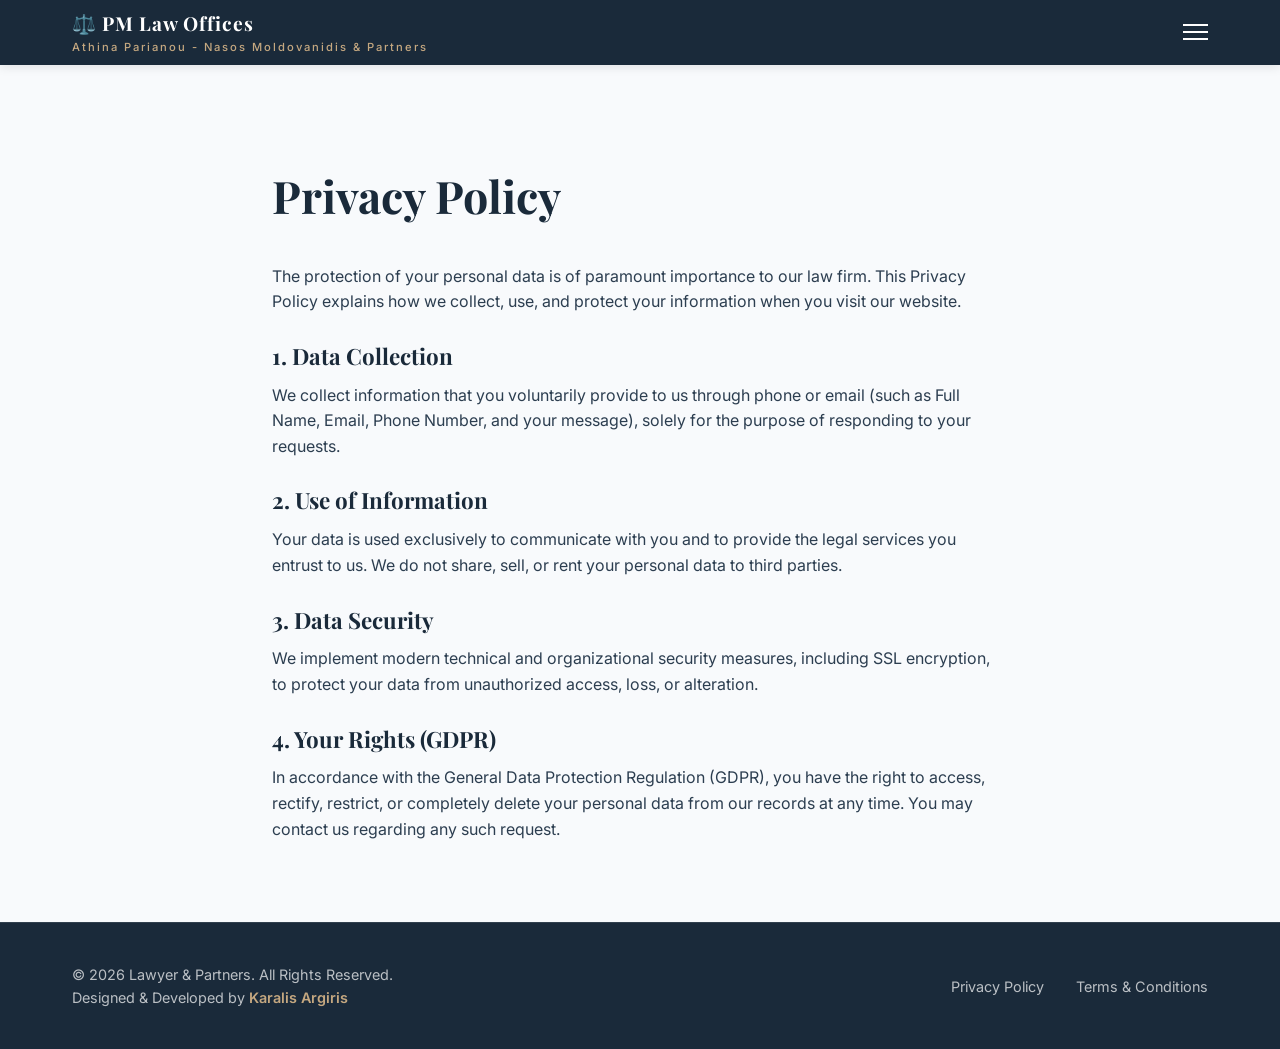
<file: en/privacy-policy.html>
<!DOCTYPE html>
<html lang="el">
<head>
    <meta charset="UTF-8">
    <meta name="viewport" content="width=device-width, initial-scale=1.0">
    <title>Privacy Policy - Law Firm</title>
    <link rel="stylesheet" href="../css/style.css"> 
    <link rel="preconnect" href="https://fonts.googleapis.com">
    <link rel="preconnect" href="https://fonts.gstatic.com" crossorigin>
    <link href="https://fonts.googleapis.com/css2?family=Inter:wght@400;500;600&family=Playfair+Display:ital,wght@0,600;0,700;1,400&display=swap" rel="stylesheet">
</head>
<body>

    <header class="main-header">
        <div class="header-container">
            <a href="index.html" class="law-brand">
                <span class="brand-name">⚖️ PM Law Offices</span>
                <small class="brand-sub">Athina Parianou - Nasos Moldovanidis & Partners</small>
            </a>
            <button class="menu-toggle" aria-label="Άνοιγμα μενού" aria-expanded="false">
                <span class="bar"></span>
                <span class="bar"></span>
                <span class="bar"></span>
            </button>
           <nav class="main-nav">
                <ul>
                    <li><a href="../en/index.html#home" class="nav-link active">Home</a></li>
                    <li><a href="../en/index.html#about" class="nav-link">Team</a></li>
                    <li><a href="../en/index.html#advantages" class="nav-link">Benefits</a></li>
                    <li><a href="../en/index.html#services" class="nav-link">Services</a></li>
                    <li><a href="../en/index.html#process" class="nav-link">Process</a></li>
                    <li><a href="../en/index.html#testimonials" class="nav-link">Reviews</a></li>
                    <li><a href="../en/index.html#faq" class="nav-link">FAQ</a></li>
                    <li><a href="../en/index.html#contact" class="nav-link btn-nav">Contact</a></li>
                    <li class="lang-switcher">
                        <a href="../el/index.html" title="Switch to Greek">
                            <img src="../images/el-flag.png" alt="Greek" class="flag-icon">
                        </a>
                    </li>
                </ul>
            </nav>
        </div>
    </header>

    <main class="container legal-page">
        <h1>Privacy Policy</h1>
        <p>The protection of your personal data is of paramount importance to our law firm. This Privacy Policy explains how we collect, use, and protect your information when you visit our website.</p>
        
        <h3>1. Data Collection</h3>
        <p>We collect information that you voluntarily provide to us through phone or email (such as Full Name, Email, Phone Number, and your message), solely for the purpose of responding to your requests.</p>
        
        <h3>2. Use of Information</h3>
        <p>Your data is used exclusively to communicate with you and to provide the legal services you entrust to us. We do not share, sell, or rent your personal data to third parties.</p>
        
        <h3>3. Data Security</h3>
        <p>We implement modern technical and organizational security measures, including SSL encryption, to protect your data from unauthorized access, loss, or alteration.</p>
        
        <h3>4. Your Rights (GDPR)</h3>
        <p>In accordance with the General Data Protection Regulation (GDPR), you have the right to access, rectify, restrict, or completely delete your personal data from our records at any time. You may contact us regarding any such request.</p>
    </main>

    <footer class="main-footer">
        <div class="container footer-container">
            <div class="footer-bottom">
                <p>&copy; <span id="current-year"></span> Lawyer &amp; Partners. All Rights Reserved.</p>
                <p class="developer-credit">
                    Designed &amp; Developed by <a href="https://argiris-karalis.github.io/resume/index.html" target="_blank" rel="noopener">Karalis Argiris</a>
                </p>
            </div>
            <ul class="footer-links">
                <li><a href="privacy-policy.html">Privacy Policy</a></li>
                <li><a href="terms-of-use.html">Terms & Conditions</a></li>
            </ul>
        </div>
    </footer>
    <script src="../script/script.js"></script>
</body>
</html>
</file>
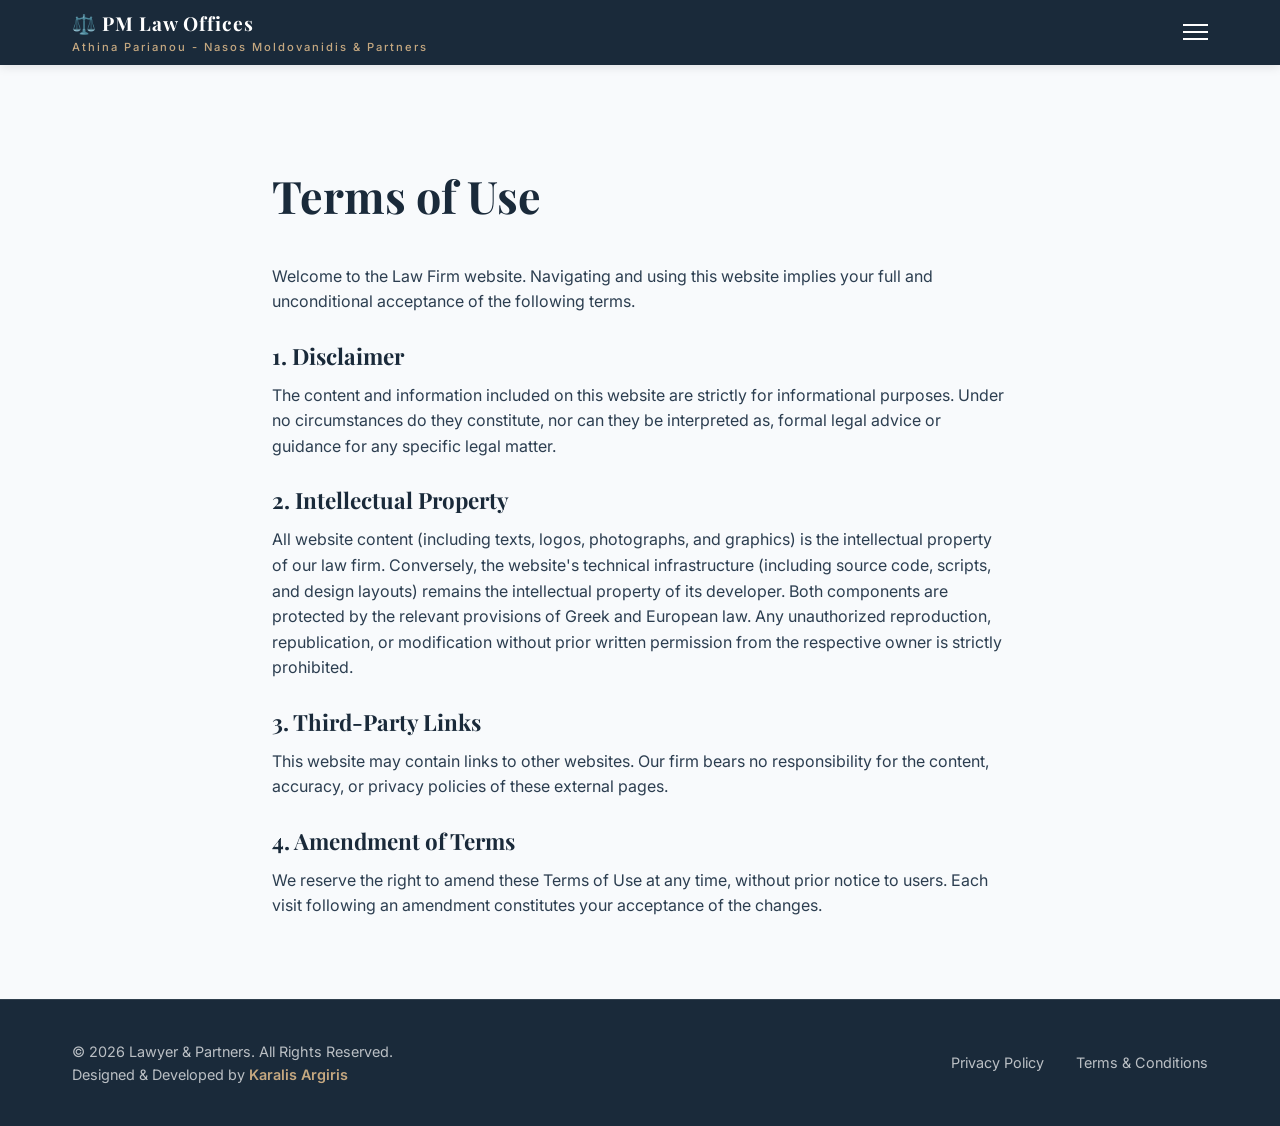
<file: en/terms-of-use.html>
<!DOCTYPE html>
<html lang="el">
<head>
    <meta charset="UTF-8">
    <meta name="viewport" content="width=device-width, initial-scale=1.0">
    <title>Terms & Conditions - Law Firm</title>
    <link rel="stylesheet" href="../css/style.css"> 
    <link rel="preconnect" href="https://fonts.googleapis.com">
    <link rel="preconnect" href="https://fonts.gstatic.com" crossorigin>
    <link href="https://fonts.googleapis.com/css2?family=Inter:wght@400;500;600&family=Playfair+Display:ital,wght@0,600;0,700;1,400&display=swap" rel="stylesheet">    
</head>
<body>

    <header class="main-header">
        <div class="header-container">
            <a href="index.html" class="law-brand">
                <span class="brand-name">⚖️ PM Law Offices</span>
                <small class="brand-sub">Athina Parianou - Nasos Moldovanidis & Partners</small>
            </a>
            <button class="menu-toggle" aria-label="Άνοιγμα μενού" aria-expanded="false">
                <span class="bar"></span>
                <span class="bar"></span>
                <span class="bar"></span>
            </button>
            <nav class="main-nav">
                <ul>
                    <li><a href="../en/index.html#home" class="nav-link active">Home</a></li>
                    <li><a href="../en/index.html#about" class="nav-link">Team</a></li>
                    <li><a href="../en/index.html#advantages" class="nav-link">Benefits</a></li>
                    <li><a href="../en/index.html#services" class="nav-link">Services</a></li>
                    <li><a href="../en/index.html#process" class="nav-link">Process</a></li>
                    <li><a href="../en/index.html#testimonials" class="nav-link">Reviews</a></li>
                    <li><a href="../en/index.html#faq" class="nav-link">FAQ</a></li>
                    <li><a href="../en/index.html#contact" class="nav-link btn-nav">Contact</a></li>
                    <li class="lang-switcher">
                        <a href="../el/index.html" title="Switch to Greek">
                            <img src="../images/el-flag.png" alt="Greek" class="flag-icon">
                        </a>
                    </li>
                </ul>
            </nav>
        </div>
    </header>

    <main class="container legal-page">
        <h1>Terms of Use</h1>
        <p>Welcome to the Law Firm website. Navigating and using this website implies your full and unconditional acceptance of the following terms.</p>
        
        <h3>1. Disclaimer</h3>
        <p>The content and information included on this website are strictly for informational purposes. Under no circumstances do they constitute, nor can they be interpreted as, formal legal advice or guidance for any specific legal matter.</p>
        
        <h3>2. Intellectual Property</h3>
        <p>All website content (including texts, logos, photographs, and graphics) is the intellectual property of our law firm. Conversely, the website's technical infrastructure (including source code, scripts, and design layouts) remains the intellectual property of its developer. Both components are protected by the relevant provisions of Greek and European law. Any unauthorized reproduction, republication, or modification without prior written permission from the respective owner is strictly prohibited.</p>
        
        <h3>3. Third-Party Links</h3>
        <p>This website may contain links to other websites. Our firm bears no responsibility for the content, accuracy, or privacy policies of these external pages.</p>
        
        <h3>4. Amendment of Terms</h3>
        <p>We reserve the right to amend these Terms of Use at any time, without prior notice to users. Each visit following an amendment constitutes your acceptance of the changes.</p>
    </main>

    <footer class="main-footer">
        <div class="container footer-container">
            <div class="footer-bottom">
                <p>&copy; <span id="current-year"></span> Lawyer &amp; Partners. All Rights Reserved.</p>
                <p class="developer-credit">
                    Designed &amp; Developed by <a href="https://argiris-karalis.github.io/resume/index.html" target="_blank" rel="noopener">Karalis Argiris</a>
                </p>
            </div>
            <ul class="footer-links">
                <li><a href="privacy-policy.html">Privacy Policy</a></li>
                <li><a href="terms-of-use.html">Terms & Conditions</a></li>
            </ul>
        </div>
    </footer>
    <script src="../script/script.js"></script>
</body>
</html>
</file>
<file: css/style.css>
/* Variables */
:root {
    --primary-color: #1a2a3a;
    --secondary-color: #c5a880;
    --secondary-hover: #b0936b;
    --text-dark: #2c3e50;
    --text-muted: #606f7b;
    --bg-main: #f8fafc;
    --bg-light: #e2e8f0;
    --white: #ffffff;
    --border-color: #e2e8f0;

    --font-headings: 'Playfair Display', Georgia, serif;
    --font-body: 'Inter', system-ui, sans-serif;
    
    --max-width: 1200px;
    --radius: 4px;
    --transition: cubic-bezier(0.4, 0, 0.2, 1) 0.3s;
}

/* Base */
* {
    margin: 0;
    padding: 0;
    box-sizing: border-box;
}

html {
    scroll-behavior: smooth;
    scrollbar-width: auto;
    scrollbar-color: var(--primary-color) rgba(212, 175, 55, 0.15); 
}

body {
    font-family: var(--font-body);
    color: var(--text-dark);
    background-color: var(--bg-main);
    line-height: 1.6;
    -webkit-font-smoothing: antialiased;
}

img {
    max-width: 100%;
    display: block;
}

a {
    color: inherit;
    text-decoration: none;
    transition: var(--transition);
}

.container {
    width: 100%;
    max-width: var(--max-width);
    margin: 0 auto;
    padding: 0 2rem;
}

.text-center { text-align: center; }

h2 {
    font-family: var(--font-headings);
    font-size: 2.2rem;
    color: var(--primary-color);
    margin-bottom: 1rem;
}

section {
    padding: 5rem 0;
    scroll-margin-top: 90px;
}

/* Buttons */
.btn-primary, .btn-secondary {
    display: inline-block;
    padding: 0.8rem 2rem;
    font-weight: 600;
    font-size: 0.95rem;
    border-radius: var(--radius);
    cursor: pointer;
    border: 1px solid transparent;
    transition: var(--transition);
}

.btn-primary {
    background-color: var(--secondary-color);
    color: #000000;
}

.btn-primary:hover {
    background-color: var(--secondary-hover);
}

.btn-secondary {
    background-color: transparent;
    color: var(--white);
    border-color: rgba(255, 255, 255, 0.4);
}

.btn-secondary:hover {
    background-color: var(--white);
    color: var(--primary-color);
}

.btn-text {
    color: var(--secondary-color);
    font-weight: 600;
}

.btn-text:hover {
    color: var(--primary-color);
}

/* Header */
.main-header {
    background-color: var(--primary-color);
    color: var(--white);
    position: fixed;
    top: 0;
    left: 0;
    width: 100%;
    z-index: 1000;
    box-shadow: 0 2px 10px rgba(0,0,0,0.1);
}

.header-container {
    max-width: 1200px;
    margin: 0 auto;
    padding: 0.5rem 2rem;
    display: flex;
    justify-content: space-between;
    align-items: center;
}

.law-brand {
    display: flex;
    flex-direction: column;
}

.brand-name {
    font-family: var(--font-headings);
    font-size: 1.2rem;
    font-weight: 700;
    letter-spacing: 1px;
}

.brand-sub {
    font-size: 0.7rem;
    color: var(--secondary-color);
    letter-spacing: 2px;
    font-weight: 500;
}

.main-nav ul {
    display: flex;
    list-style: none;
    gap: 0.8rem;
    align-items: center;
    margin: 0;
    padding: 0;
}

.nav-link {
    font-family: var(--font-body);
    color: var(--white);
    font-size: 0.9rem;
    font-weight: 500;
    white-space: nowrap;
    opacity: 0.85;
}

.nav-link:hover, .nav-link.active {
    color: var(--secondary-color);
    opacity: 1;
}

.btn-nav {
    padding: 0.5rem 1.2rem;
    border: 1px solid var(--secondary-color);
    border-radius: var(--radius);
    transition: all 0.3s ease;
}

.btn-nav:hover {
    background-color: var(--secondary-color);
    color: var(--primary-color) !important;
}

.menu-toggle {
    display: none;
    background: none;
    border: none;
    cursor: pointer;
    flex-direction: column;
    gap: 5px;
}

.menu-toggle .bar {
    width: 25px;
    height: 2px;
    background-color: var(--white);
    transition: var(--transition);
}

/* Hero */
.hero-section {
    background: linear-gradient(rgba(26, 42, 58, 0.7), rgba(26, 42, 58, 0.7)), url('../images/hero-bg.png') center/cover;
    color: var(--white);
    padding-top: 8rem;
    min-height: 85vh;
    display: flex;
    align-items: center;
}

.hero-container {
    display: grid;
    grid-template-columns: 1.2fr 0.8fr;
    gap: 4rem;
    align-items: center;
    max-width: var(--max-width);
    margin: 0 auto;
    padding: 0 2rem;
}

.hero-tagline {
    color: var(--secondary-color);
    text-transform: uppercase;
    letter-spacing: 2px;
    font-size: 0.85rem;
    font-weight: 600;
}

.hero-content h1 {
    font-family: var(--font-headings);
    font-size: 3.5rem;
    line-height: 1.2;
    margin: 1rem 0 1.5rem;
}

.hero-content p {
    font-size: 1.1rem;
    opacity: 0.85;
    margin-bottom: 2.5rem;
    max-width: 540px;
}

.hero-actions {
    display: flex;
    gap: 1.5rem;
}

.hero-image-placeholder, .profile-image-placeholder {
    background: #2c3e50 linear-gradient(135deg, rgba(255,255,255,0.05) 25%, transparent 25%) 0 0/20px 20px;
    border-radius: var(--radius);
    border: 1px solid rgba(255,255,255,0.1);
}

.hero-image-placeholder {
    width: 100%;
    height: 450px;
}

/* About */
#about {
    background-color: var(--bg-light);
    color: var(--text-dark);
}

.about-grid {
    display: grid;
    grid-template-columns: 0.9fr 1.1fr;
    gap: 4rem;
    align-items: center;
}

.profile-image-placeholder {
    width: 100%;
    height: 500px;
}

.lead-text {
    font-size: 1.2rem;
    font-style: italic;
    color: #34495e;
    margin-bottom: 1.5rem;
    font-weight: 500;
}

.about-slider-container {
    position: relative;
    display: flex;
    flex-direction: column;
    align-items: center;
    justify-content: center;
    margin-top: 2rem;
    gap: 1.5rem;
}

.about-slides-wrapper {
    position: relative;
    width: 100%;
    min-height: 520px;
}

.about-slide {
    position: absolute;
    top: 0;
    left: 0;
    width: 100%;
    opacity: 0;
    visibility: hidden;
    transform: translateX(30px);
    transition: opacity 0.5s ease, transform 0.5s ease, visibility 0.5s ease;
}

.about-slide.active {
    position: relative;
    opacity: 1;
    visibility: visible;
    transform: translateX(0);
}

.slider-controls {
    display: flex;
    align-items: center;
    justify-content: center;
    gap: 1.5rem;
    width: 100%;
}

.slider-btn {
    position: relative;
    top: auto;
    left: auto;
    right: auto;
    transform: none;
    background: var(--white);
    color: var(--primary-color);
    border: 1px solid var(--secondary-color);
    font-size: 1.5rem;
    width: 45px;
    height: 45px;
    border-radius: 50%;
    cursor: pointer;
    display: flex;
    align-items: center;
    justify-content: center;
    z-index: 10;
    transition: var(--transition);
}

.slider-btn:hover {
    background: var(--secondary-color);
    color: var(--white);
}

.prev-btn,
.next-btn {
    left: auto;
    right: auto;
}

/* Adv */
.advantages-section {
    background-color: var(--primary-color);
    color: var(--white);
}

.advantages-section h2 {
    color: var(--white);
}

.advantages-grid {
    display: grid;
    grid-template-columns: repeat(auto-fit, minmax(280px, 1fr));
    gap: 2.5rem;
    margin-top: 3rem;
}

.advantage-card {
    background-color: rgba(255, 255, 255, 0.03);
    padding: 3rem 2rem;
    border-radius: var(--radius);
    border: 1px solid rgba(197, 168, 128, 0.15);
    transition: var(--transition);
    text-align: center;
}

.advantage-card:hover {
    transform: translateY(-5px);
    background-color: rgba(255, 255, 255, 0.06);
    border-color: var(--secondary-color);
    box-shadow: 0 10px 25px rgba(0, 0, 0, 0.2);
}

.advantage-icon {
    font-size: 2.5rem;
    margin-bottom: 1.5rem;
    display: inline-block;
    line-height: 1;
}

.advantage-card h3 {
    font-family: var(--font-headings);
    font-size: 1.35rem;
    color: var(--white);
    margin-bottom: 1rem;
    font-weight: 600;
}

.advantage-card p {
    font-size: 0.95rem;
    color: #e2e8f0;
    line-height: 1.6;
}

/* Services */
.services-section {
    background-color: var(--bg-light);
}

.services-grid {
    display: flex;
    flex-wrap: wrap;
    justify-content: center;
    gap: 2rem;
}

.service-card {
    background-color: var(--white);
    padding: 3rem 2rem;
    border-radius: var(--radius);
    box-shadow: 0 4px 6px -1px rgba(0, 0, 0, 0.05);
    border-bottom: 3px solid transparent;
    transition: var(--transition);
    flex: 1 1 calc(25% - 2rem);
    min-width: 260px;
    max-width: calc(25% - 1.5rem);
}

.service-card:first-child:nth-last-child(3),
.service-card:first-child:nth-last-child(3) ~ .service-card {
    flex: 1 1 calc(33.333% - 2rem);
    max-width: calc(33.333% - 1.5rem);
}

.service-card:first-child:nth-last-child(5),
.service-card:first-child:nth-last-child(5) ~ .service-card {
    flex: 0 1 calc(33.333% - 2rem);
    max-width: calc(33.333% - 1.5rem);
}

.service-card:first-child:nth-last-child(6),
.service-card:first-child:nth-last-child(6) ~ .service-card {
    flex: 0 1 calc(25% - 2rem);
    max-width: calc(25% - 1.5rem);
}

.service-card:first-child:nth-last-child(6) ~ .service-card:nth-child(n+5) {
    flex: 0 1 calc(33.333% - 2rem);
    max-width: calc(33.333% - 1.5rem);
}

.service-card:hover {
    transform: translateY(-5px);
    border-color: var(--secondary-color);
    box-shadow: 0 10px 15px -3px rgba(0, 0, 0, 0.1);
}

/* Process */
.process-section {
    background-color: var(--primary-color);
}

.process-section h2 {
    color: var(--white);
}

.process-grid {
    display: grid;
    grid-template-columns: repeat(auto-fit, minmax(280px, 1fr));
    gap: 2.5rem;
    position: relative;
}

.process-card {
    background-color: rgba(255, 255, 255, 0.03);
    padding: 3rem 2rem;
    border-radius: var(--radius);
    border: 1px solid rgba(197, 168, 128, 0.15);
    position: relative;
    transition: var(--transition);
}

.process-card:hover {
    transform: translateY(-5px);
    background-color: rgba(255, 255, 255, 0.06);
    border-color: var(--secondary-color);
    box-shadow: 0 10px 20px rgba(0, 0, 0, 0.2);
}

.process-number {
    font-family: var(--font-headings);
    font-size: 3.5rem;
    font-weight: 700;
    color: var(--secondary-color);
    line-height: 1;
    margin-bottom: 1.5rem;
    opacity: 0.9;
}

.process-card h3 {
    font-family: var(--font-headings);
    font-size: 1.4rem;
    color: var(--white);
    margin-bottom: 1rem;
}

.process-card p {
    font-size: 0.95rem;
    color: #e2e8f0;
}

/* FAQ */
.faq-section {
    background-color: var(--primary-color);
}

.faq-header {
    text-align: center;
    margin-bottom: 50px;
}

.faq-header h2 {
    font-size: 2.5rem;
    color: var(--white);
    margin: 15px 0;
}

.faq-header .section-subtitle {
    max-width: 600px;
    margin: 0 auto;
}

.faq-grid {
    max-width: 800px;
    margin: 0 auto;
    display: flex;
    flex-direction: column;
    gap: 15px;
}

.faq-item {
    background: rgba(255, 255, 255, 0.03);
    border: 1px solid rgba(197, 168, 128, 0.2);
    border-radius: 6px;
    transition: all 0.3s ease;
}

.faq-item[open] {
    border-color: var(--secondary-color);
    background: rgba(255, 255, 255, 0.05);
}

.faq-question {
    padding: 20px 25px;
    font-size: 1.1rem;
    color: var(--white);
    font-weight: 600;
    cursor: pointer;
    list-style: none;
    position: relative;
    display: flex;
    justify-content: space-between;
    align-items: center;
}

.faq-question::-webkit-details-marker {
    display: none;
}

.faq-question::after {
    content: '➔';
    font-size: 0.9rem;
    color: var(--secondary-color);
    transition: transform 0.3s ease;
}

.faq-item[open] .faq-question::after {
    transform: rotate(90deg);
}

.faq-answer {
    padding: 0 25px 20px;
    color: #e2e8f0;
    line-height: 1.7;
    font-size: 0.95rem;
}

/* Contact */
.contact-section {
    background-color: var(--bg-light);
}

.contact-grid {
    display: grid;
    grid-template-columns: 1fr 1fr;
    gap: 3rem;
    align-items: stretch;
}

.contact-list {
    list-style: none;
    margin-top: 2rem;
}

.contact-list li {
    margin-bottom: 1.2rem;
    font-size: 1.05rem;
}

.contact-list a:hover {
    color: var(--secondary-hover);
}

.contact-form-wrapper {
    background-color: var(--white);
    padding: 3rem;
    border-radius: var(--radius);
    box-shadow: 0 4px 15px rgba(0, 0, 0, 0.05);
}

.form-group {
    margin-bottom: 1.5rem;
}

.form-group label {
    display: block;
    font-size: 0.9rem;
    font-weight: 500;
    margin-bottom: 0.5rem;
}

.form-group input, .form-group textarea {
    width: 100%;
    padding: 0.8rem 1rem;
    border: 1px solid var(--border-color);
    border-radius: var(--radius);
    font-family: var(--font-body);
    font-size: 1rem;
    transition: var(--transition);
}

.form-group input:focus, .form-group textarea:focus {
    outline: none;
    border-color: var(--secondary-color);
    box-shadow: 0 0 0 3px rgba(197, 168, 128, 0.15);
}

.btn-block {
    width: 100%;
    text-align: center;
}

.contact-socials {
    margin-top: 2.5rem;
}

.contact-socials h4 {
    font-size: 1.1rem;
    color: var(--primary-color);
    margin-bottom: 1rem;
    text-transform: uppercase;
    letter-spacing: 1px;
}

.social-icons {
    display: flex;
    flex-wrap: wrap;
    gap: 1rem;
}

.social-btn {
    display: flex;
    align-items: center;
    justify-content: center;
    width: 42px;
    height: 42px;
    border-radius: 50%;
    background-color: var(--white);
    color: var(--primary-color);
    border: 1px solid rgba(0, 0, 0, 0.08);
    box-shadow: 0 2px 4px rgba(0, 0, 0, 0.03);
    transition: all 0.3s ease;
}

.social-btn:hover {
    background-color: var(--secondary-color);
    color: var(--white);
    transform: translateY(-3px);
    box-shadow: 0 5px 10px rgba(0, 0, 0, 0.1);
    border-color: var(--secondary-color);
}

.social-btn svg {
    transition: transform 0.3s ease;
}

.social-btn:hover svg {
    transform: scale(1.05);
}

.contact-map-wrapper {
    width: 100%;
    min-height: 400px;
    height: 100%;
    border-radius: var(--radius);
    overflow: hidden;
    box-shadow: 0 4px 6px -1px rgba(0, 0, 0, 0.05);
    border: 1px solid rgba(0, 0, 0, 0.08);
}

.contact-map-wrapper iframe {
    display: block;
    width: 100%;
    height: 100%;
    filter: grayscale(1) contrast(1.1) opacity(0.85);
    transition: filter 0.4s ease;
}

.contact-map-wrapper:hover iframe {
    filter: grayscale(0) contrast(1) opacity(1);
}

/* Reviews */
.testimonials-section {
    background-color: var(--bg-light);
}

.testimonials-section h2 {
    color: var(--primary-color);
}

.testimonials-grid {
    display: grid;
    grid-template-columns: repeat(auto-fit, minmax(320px, 1fr));
    gap: 2.5rem;
    max-width: 900px;
    margin: 0 auto;
}

.testimonial-card {
    background-color: var(--white);
    padding: 2.5rem;
    border-radius: var(--radius);
    box-shadow: 0 4px 15px rgba(0, 0, 0, 0.05);
    border-top: 4px solid var(--secondary-color);
    display: flex;
    flex-direction: column;
    justify-content: space-between;
}

.testimonial-stars {
    color: var(--secondary-color);
    font-size: 1.2rem;
    margin-bottom: 1rem;
}

.testimonial-text {
    font-size: 1rem;
    color: var(--text-dark);
    font-style: italic;
    line-height: 1.7;
    margin-bottom: 1.5rem;
}

.testimonial-author strong {
    display: block;
    color: var(--primary-color);
    font-size: 1.05rem;
}

.testimonial-author span {
    display: block;
    color: var(--text-muted);
    font-size: 0.85rem;
    margin-top: 0.2rem;
}

/* Stats */
.stats-counter-section {
    margin: 4rem 0; 
}

.stats-counter-container {
    display: grid;
    grid-template-columns: repeat(4, 1fr);
    gap: 2rem;
    text-align: center;
}

.stat-card {
    background-color: var(--white);
    padding: 2.5rem 1.5rem;
    border-radius: var(--radius);
    border: 1px solid rgba(0, 0, 0, 0.05);
    box-shadow: 0 4px 6px -1px rgba(0, 0, 0, 0.02);
    transition: transform 0.3s ease, box-shadow 0.3s ease;
}

.stat-card:hover {
    transform: translateY(-5px);
    box-shadow: 0 10px 20px rgba(0, 0, 0, 0.05);
}

.stat-number {
    font-size: 3rem;
    font-weight: 700;
    color: var(--primary-color);
    line-height: 1;
    margin-bottom: 0.5rem;
    font-variant-numeric: tabular-nums;
}

.stat-card:nth-child(1) .stat-number::after,
.stat-card:nth-child(3) .stat-number::after {
    content: '+';
    color: var(--secondary-color);
    font-size: 2rem;
    margin-left: 2px;
}

.stat-card:nth-child(2) .stat-number::after {
    content: '%';
    color: var(--secondary-color);
    font-size: 2rem;
    margin-left: 2px;
}

.stat-label {
    font-size: 0.95rem;
    color: #666;
    text-transform: uppercase;
    letter-spacing: 1px;
    font-weight: 500;
}

/* Footer */
.main-footer {
    background-color: var(--primary-color);
    color: rgba(255, 255, 255, 0.7);
    padding: 2.5rem 0;
    font-size: 0.9rem;
    border-top: 1px solid rgba(255,255,255,0.1);
}

.footer-container {
    display: flex;
    justify-content: space-between;
    align-items: center;
}

.footer-links {
    display: flex;
    list-style: none;
    gap: 2rem;
}

.footer-links a:hover {
    color: var(--secondary-color);
}

/* Legal */
.about-image-wrapper {
    display: flex;
    justify-content: center;
    align-items: center;
    width: 100%;
}

.lawyer-photo {
    width: 340px;
    height: 460px;
    max-width: 100%;
    object-fit: cover;
    border-radius: 4px;
}

.legal-page {
    padding-top: 10rem;
    max-width: 800px;
    margin: 0 auto 5rem;
}

.legal-page h1 {
    font-family: var(--font-headings);
    color: var(--primary-color);
    font-size: 2.8rem;
    margin-bottom: 2rem;
}

.legal-page h3 {
    font-family: var(--font-headings);
    color: var(--primary-color);
    margin: 1.5rem 0 0.5rem;
    font-size: 1.4rem;
}

.legal-page p {
    margin-bottom: 1rem;
    color: var(--text-dark);
}

.section-badge {
    display: inline-block;
    font-size: 0.85rem;
    font-weight: 600;
    text-transform: uppercase;
    letter-spacing: 2px;
    margin-bottom: 0.5rem;
}

/* Lang Switcher */
.lang-switcher {
    display: flex;
    align-items: center;
    margin-left: 0.5rem;
}

.lang-switcher a {
    display: flex;
    align-items: center;
    transition: transform 0.2s ease, opacity 0.2s ease;
}

.flag-icon {
    width: 24px;
    height: auto;
    border-radius: 4px;
    box-shadow: 0 2px 5px rgba(0, 0, 0, 0.15);
}

.lang-switcher a:hover {
    transform: scale(1.1);
    opacity: 0.9;
}

/* Overides */
#about .section-subtitle,
.services-section .section-subtitle,
.blog-section .section-subtitle,
.contact-section .section-subtitle,
.testimonials-section .section-subtitle {
    color: #111a24;
    opacity: 1;
    font-weight: 600;
}

#about .section-badge,
.services-section .section-badge,
.blog-section .section-badge,
.contact-section .section-badge,
.testimonials-section .section-badge {
    color: #1a2a3a !important;
}

.advantages-section .section-subtitle,
.process-section .section-subtitle,
.faq-section .section-subtitle {
    color: rgba(255, 255, 255, 0.85);
}

.advantages-section .lead-text,
.process-section .lead-text,
.faq-section .lead-text {
    color: var(--secondary-color);
}

.advantages-section .section-badge,
.process-section .section-badge,
.faq-section .section-badge {
    color: var(--secondary-color);
}

/* Back to top */
#backToTopBtn {
    position: fixed;
    top: 50%;
    right: 20px;
    transform: translateY(-50%) scale(0.9);
    z-index: 9999;
    width: 38px;
    height: 38px;
    background-color: #0b2545;
    color: #ffffff;
    border: 1px solid rgba(255, 255, 255, 0.1);
    border-radius: 6px;
    cursor: pointer;
    display: flex;
    align-items: center;
    justify-content: center;
    font-size: 16px;
    opacity: 0;
    visibility: hidden;
    transition: all 0.3s cubic-bezier(0.4, 0, 0.2, 1);
    box-shadow: 0 4px 10px rgba(0, 0, 0, 0.12);
}

#backToTopBtn.show {
    opacity: 1;
    visibility: visible;
    transform: translateY(-50%) scale(1);
}

#backToTopBtn:hover {
    background-color: #134074;
    transform: translateY(-55%) scale(1.05);
    box-shadow: 0 6px 15px rgba(0, 0, 0, 0.18);
}

.arrow-up {
    display: inline-block;
    transition: transform 0.2s ease;
}

#backToTopBtn:hover .arrow-up {
    transform: translateY(-1px);
}

/* Scrollbar */
::-webkit-scrollbar {
    width: 12px;
}

::-webkit-scrollbar-track {
    background: rgba(212, 175, 55, 0.15); 
    border-left: 1px solid rgba(212, 175, 55, 0.1);
}

::-webkit-scrollbar-thumb {
    background-color: var(--primary-color);
    border-radius: 10px;
    border: 3px solid #f9f6f0;
}

::-webkit-scrollbar-thumb:hover {
    background-color: var(--secondary-color);
}

::-webkit-scrollbar-button:single-button {
    background-color: var(--primary-color);
    display: block;
    height: 16px;
    width: 16px;
    background-repeat: no-repeat;
    background-position: center;
}

::-webkit-scrollbar-button:single-button:vertical:decrement {
    background-image: url("data:image/svg+xml;utf8,<svg xmlns='http://www.w3.org/2000/svg' width='10' height='10' viewBox='0 0 24 24' fill='none' stroke='%23cccccc' stroke-width='3' stroke-linecap='round' stroke-linejoin='round'><polyline points='18 15 12 9 6 15'></polyline></svg>");
}

::-webkit-scrollbar-button:single-button:vertical:increment {
    background-image: url("data:image/svg+xml;utf8,<svg xmlns='http://www.w3.org/2000/svg' width='10' height='10' viewBox='0 0 24 24' fill='none' stroke='%23cccccc' stroke-width='3' stroke-linecap='round' stroke-linejoin='round'><polyline points='6 9 12 15 18 9'></polyline></svg>");
}

::-webkit-scrollbar-button:single-button:hover {
    background-color: var(--secondary-color);
}

/* Chat widget */
.ai-chat-widget {
    position: fixed;
    bottom: 30px;
    right: 30px;
    z-index: 99999;
    font-family: system-ui, -apple-system, BlinkMacSystemFont, sans-serif;
}

.ai-toggle-btn {
    width: 45px;
    height: 45px;
    border-radius: 50%;
    background: linear-gradient(135deg, #0b2545 0%, #134074 100%);
    border: none;
    cursor: pointer;
    box-shadow: 0 4px 15px rgba(11, 37, 69, 0.3);
    display: flex;
    align-items: center;
    justify-content: center;
    font-size: 20px;
    position: relative;
    transition: transform 0.3s ease;
}

.ai-toggle-btn:hover { transform: scale(1.08); }

.ai-pulse {
    position: absolute;
    bottom: 1px;
    right: 1px;
    width: 10px;
    height: 10px;
    background-color: #4ade80;
    border-radius: 50%;
    border: 1.5px solid #fff;
}

.ai-chat-window {
    position: absolute;
    bottom: 65px;
    right: 0;
    width: 320px;
    height: 520px;
    background-color: #ffffff;
    border-radius: 20px;
    box-shadow: 0 10px 35px rgba(0,0,0,0.15);
    display: none;
    flex-direction: column;
    overflow: hidden;
    opacity: 0;
    transform: translateY(20px);
    transition: opacity 0.3s ease, transform 0.3s ease;
}

.ai-chat-window.open {
    display: flex;
    opacity: 1;
    transform: translateY(0);
}

.ai-chat-header {
    background-color: #0b2545;
    color: #ffffff;
    padding: 16px;
    display: flex;
    justify-content: space-between;
    align-items: center;
}

.ai-bot-profile { display: flex; align-items: center; gap: 12px; }

.ai-avatar {
    width: 38px;
    height: 38px;
    background: rgba(255,255,255,0.15);
    border-radius: 50%;
    display: flex;
    align-items: center;
    justify-content: center;
    font-size: 20px;
}

.ai-info h4 { margin: 0; font-size: 15px; font-weight: 600; }
.ai-info p { margin: 0; font-size: 11px; opacity: 0.8; }
.ai-status::before { content: "● "; color: #4ade80; }
.ai-close-btn { background: none; border: none; color: #fff; font-size: 24px; cursor: pointer; opacity: 0.6; }
.ai-close-btn:hover { opacity: 1; }

.ai-chat-body { 
    padding: 20px; 
    background-color: #f8f9fa; 
    flex: 1; 
    overflow-y: auto; 
    scrollbar-width: thin;
}

.ai-chat-body::-webkit-scrollbar { width: 5px; }
.ai-chat-body::-webkit-scrollbar-thumb { background-color: #cbd5e1; border-radius: 10px; }

.ai-bubble {
    background-color: #ffffff;
    padding: 14px;
    border-radius: 4px 18px 18px 18px;
    font-size: 13.5px;
    line-height: 1.5;
    color: #2b2d42;
    box-shadow: 0 2px 8px rgba(0,0,0,0.04);
    white-space: pre-line;
}

.ai-reply-bubble { 
    margin-top: 15px; 
    animation: fadeInBubble 0.3s ease forwards; 
}

@keyframes fadeInBubble { 
    from { opacity: 0; transform: translateY(10px); } 
    to { opacity: 1; transform: translateY(0); } 
}

.ai-typing-indicator { display: flex; gap: 4px; padding: 10px; }
.ai-typing-indicator span {
    width: 8px;
    height: 8px;
    background-color: #93a8ac;
    border-radius: 50%;
    animation: aiBounce 1.4s infinite ease-in-out both;
}
.ai-typing-indicator span:nth-child(1) { animation-delay: -0.32s; }
.ai-typing-indicator span:nth-child(2) { animation-delay: -0.16s; }

@keyframes aiBounce {
    0%, 80%, 100% { transform: scale(0); }
    40% { transform: scale(1); }
}

.ai-chat-footer { padding: 15px; background-color: #ffffff; border-top: 1px solid #f0f0f0; }

.ai-action-buttons {
    display: grid;
    grid-template-columns: 1fr 1fr;
    gap: 10px;
}

.ai-btn {
    display: flex;
    align-items: center;
    justify-content: center;
    gap: 6px;
    color: #ffffff;
    text-decoration: none;
    padding: 12px 8px;
    border-radius: 12px;
    font-size: 13.5px;
    font-weight: 600;
    transition: opacity 0.2s ease, transform 0.1s ease;
    box-shadow: 0 4px 10px rgba(0,0,0,0.08);
}
.ai-btn:hover { opacity: 0.9; transform: translateY(-1px); }
.ai-btn:active { transform: translateY(0); }

.ai-viber { background-color: #7351af; }
.ai-whatsapp { background-color: #25D366; }
.btn-emoji { font-size: 15px; }

.lawyers-list { display: flex; flex-direction: column; gap: 8px; margin-top: 12px; padding-bottom: 5px; }

.lawyer-card {
    display: flex;
    align-items: center;
    gap: 12px;
    background-color: #ffffff;
    border: 1px solid #eef1f6;
    padding: 10px 14px;
    border-radius: 12px;
    cursor: pointer;
    text-align: left;
    width: 100%;
    transition: all 0.2s ease;
    box-shadow: 0 2px 5px rgba(0,0,0,0.02);
}

.lawyer-card:hover {
    background-color: #f1f5f9;
    border-color: #cbd5e1;
    transform: translateX(3px);
}

.lawyer-emoji { font-size: 22px; }
.lawyer-details { display: flex; flex-direction: column; }
.lawyer-name { font-size: 13.5px; font-weight: 600; color: #0b2545; }
.lawyer-specialty { font-size: 11px; color: #64748b; }

.ai-routing-options {
    display: flex;
    flex-direction: column;
    gap: 10px;
    margin-top: 12px;
}

.route-btn {
    background-color: #ffffff;
    border: 1px solid #0b2545;
    color: #0b2545;
    padding: 12px;
    border-radius: 12px;
    font-size: 13px;
    font-weight: 600;
    cursor: pointer;
    text-align: left;
    transition: all 0.2s ease;
    box-shadow: 0 2px 5px rgba(0,0,0,0.02);
}

.route-btn:hover {
    background-color: #0b2545;
    color: #ffffff;
    transform: translateX(3px);
}

/* Responsive */

@media (max-width: 1400px) {
    .menu-toggle {
        display: flex !important; 
    }
    
    .main-nav {
        display: block;
        position: fixed;
        top: 0;
        right: -100%;
        width: 80%;
        max-width: 300px;
        height: 100vh;
        background-color: var(--primary-color);
        padding: 6rem 2rem 2rem;
        transition: right 0.4s ease-in-out;
        box-shadow: -5px 0 15px rgba(0, 0, 0, 0.2);
        z-index: 999;
    }

    .main-nav.active {
        right: 0 !important;
    }

    .main-nav ul {
        flex-direction: column;
        align-items: flex-start;
        gap: 1.5rem;
    }
}

@media (max-width: 1280px) {
    .prev-btn { left: -20px; }
    .next-btn { right: -20px; }
}

@media (max-width: 992px) {
    h2 { font-size: 1.8rem; }
    .hero-content h1 { font-size: 2.5rem; }
    
    .hero-container, .about-grid, .contact-grid {
        grid-template-columns: 1fr;
        gap: 2.5rem;
    }
    
    .hero-image-wrapper, .about-image-wrapper {
        order: -1;
    }
    
    .hero-image-placeholder { height: 350px; }
    .profile-image-placeholder { height: 400px; }

    .about-slider-container {
        flex-direction: column;
    }
    .about-slides-wrapper {
        min-height: auto;
    }
    .slider-btn {
        position: static;
        transform: none;
        margin: 1rem 0.5rem;
        display: inline-flex;
    }
    .about-slider-container::after { content: ""; order: 1; }
    .prev-btn, .next-btn { order: 2; }

    .stats-counter-container {
        grid-template-columns: repeat(2, 1fr);
    }
}

@media (max-width: 900px) {
    .blog-grid, .footer-container, .hero-actions {
        grid-template-columns: 1fr;
        flex-direction: column;
        gap: 1.5rem;
    }
    
    .footer-container { text-align: center; }
    .hero-actions { gap: 1rem; }
    
    .btn-primary, .btn-secondary {
        text-align: center;
        width: 100%;
    }
    
    .contact-form-wrapper {
        padding: 2rem 1.5rem;
    }
}

@media (max-width: 480px) {
    .stats-counter-container {
        grid-template-columns: 1fr;
    }
}

/* Hero Logo */
.hero-logo-wrapper {
    display: flex;
    justify-content: center;
    align-items: center;
    width: 100%;
    padding: 1rem;
}

.hero-logo-img {
    max-width: 100%;
    height: auto;
    max-height: 380px; 
    object-fit: contain;
    filter: drop-shadow(0 10px 20px rgba(0, 0, 0, 0.25));
    transition: transform 0.4s ease;
}

@media (max-width: 992px) {
    .hero-container {
        grid-template-columns: 1fr;
        text-align: center;
    }

    .hero-actions {
        justify-content: center;
    }

    .hero-logo-wrapper {
        order: -1;
        margin-bottom: 1.5rem;
    }

    .hero-logo-img {
        max-height: 220px;
    }
}

.developer-credit a {
    color: var(--secondary-color);
    font-weight: 600;
    text-underline-offset: 3px;
    transition: color 0.3s ease, opacity 0.3s ease;
}

.developer-credit a:hover {
    color: var(--white);
    opacity: 0.9;
}

/* Google */
.more-reviews-container {
    display: flex;
    justify-content: center;
    align-items: center;
    width: 100%;
    margin-top: 2.5rem;
    grid-column: 1 / -1;
}

.google-reviews-btn {
    display: inline-flex;
    align-items: center;
    gap: 0.75rem;
    padding: 0.85rem 1.8rem;
    background-color: var(--white);
    color: var(--primary-color);
    border: 1px solid var(--secondary-color);
    border-radius: 50px;
    font-size: 0.95rem;
    font-weight: 600;
    text-decoration: none;
    transition: var(--transition);
    box-shadow: 0 4px 12px rgba(0, 0, 0, 0.05);
}

.google-reviews-btn:hover {
    background-color: var(--secondary-color);
    color: var(--primary-color);
    border-color: var(--secondary-hover);
    transform: translateY(-3px);
    box-shadow: 0 8px 20px rgba(0, 0, 0, 0.12);
}

.google-reviews-btn i {
    font-size: 1.15rem;
    color: var(--secondary-color);
    transition: color 0.3s ease;
}

.google-reviews-btn:hover i {
    color: var(--primary-color);
}

.ai-call {
    background-color: #2e7d32;
}

.ai-call:hover {
    background-color: #1b5e20;
}

.slider-controls {
    display: flex;
    flex-direction: row;
    align-items: center;
    justify-content: center;
    gap: 15px;
    width: 100%;
    margin-top: 15px;
}

.slider-btn {
    position: relative;
    top: auto;
    left: auto;
    right: auto;
    transform: none;
    background: var(--white);
    color: var(--primary-color);
    border: 1px solid var(--secondary-color);
    font-size: 1.5rem;
    width: 45px;
    height: 45px;
    border-radius: 50%;
    cursor: pointer;
    display: inline-flex;
    align-items: center;
    justify-content: center;
    z-index: 10;
    transition: var(--transition);
}

.slider-btn:hover {
    background: var(--secondary-color);
    color: var(--white);
}

.prev-btn,
.next-btn {
    left: auto;
    right: auto;
}

@media (min-width: 992px) {
    .about-slider-container {
        position: relative;
    }
    
    .slider-controls {
        position: absolute;
        top: 50%;
        left: 0;
        right: 0;
        transform: translateY(-50%);
        justify-content: space-between;
        pointer-events: none;
        margin-top: 0;
    }

    .slider-controls .slider-btn {
        pointer-events: auto; 
    }
}
</file>
